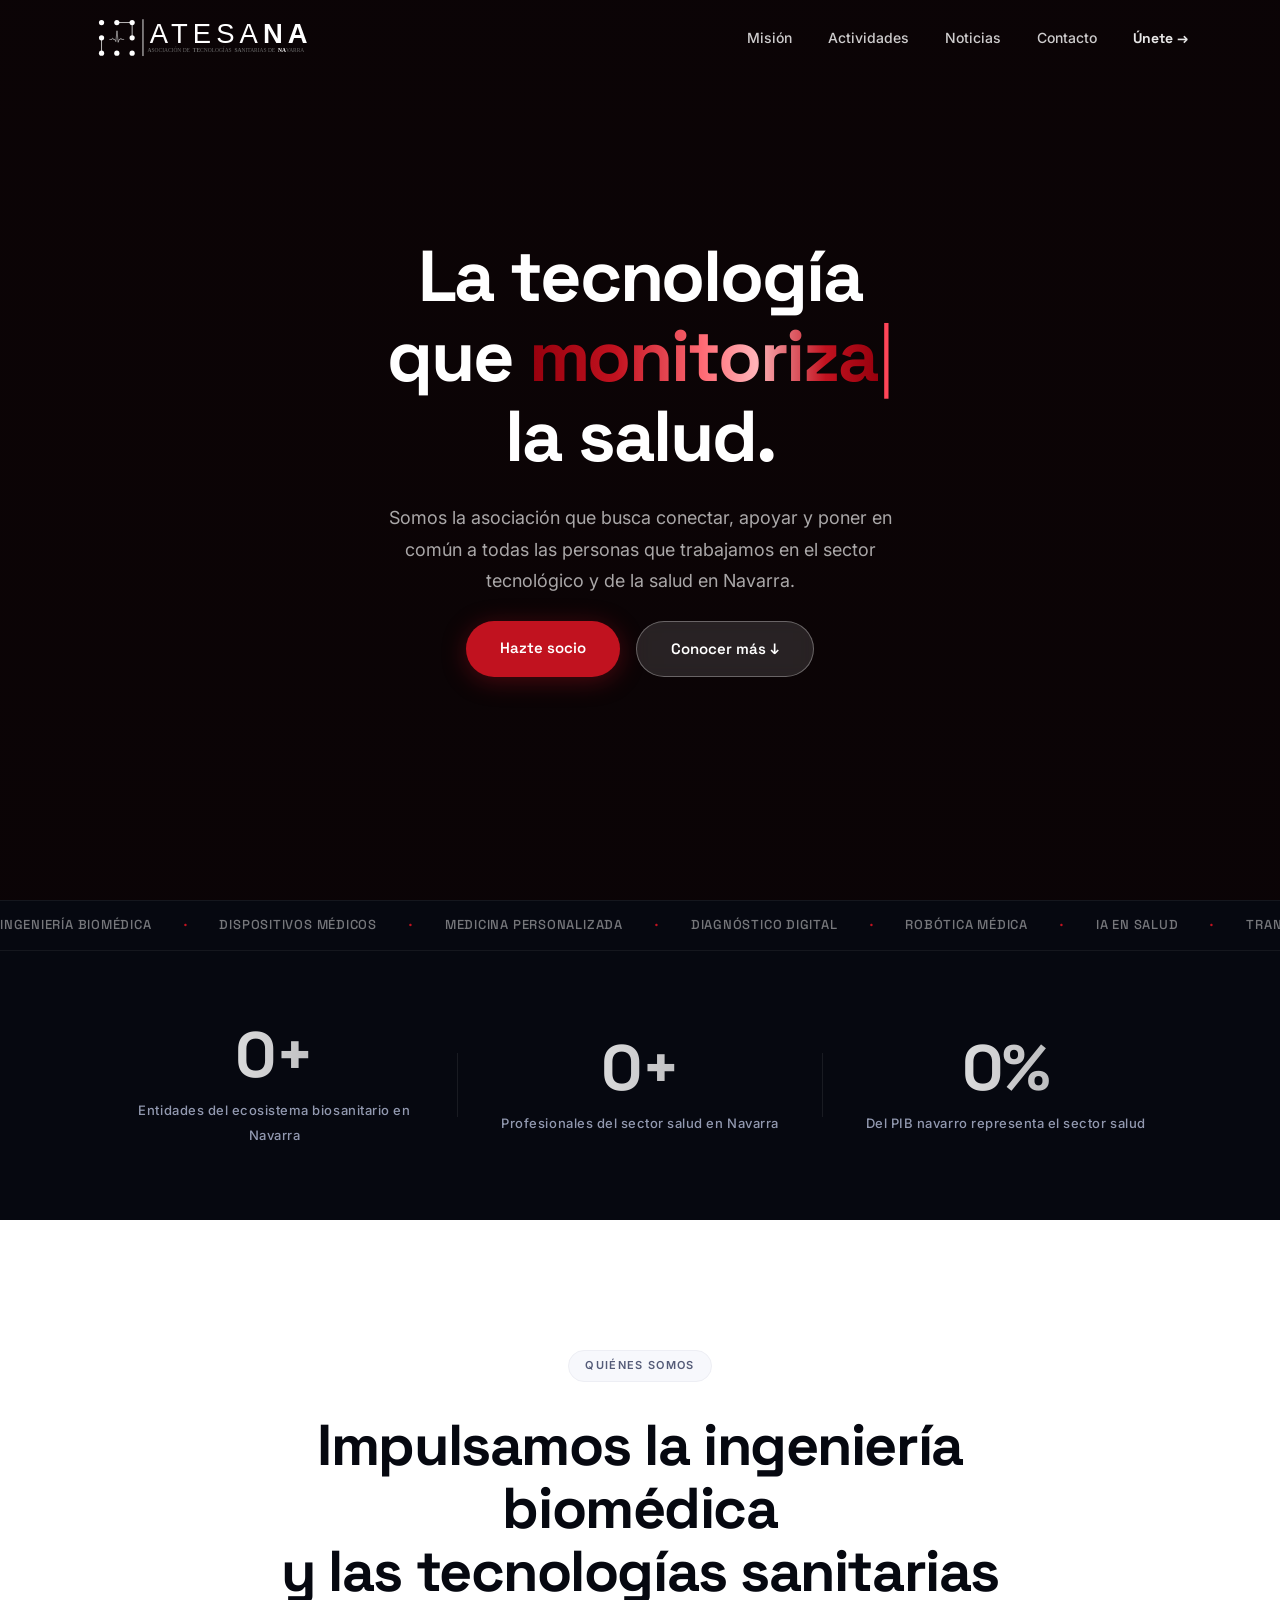
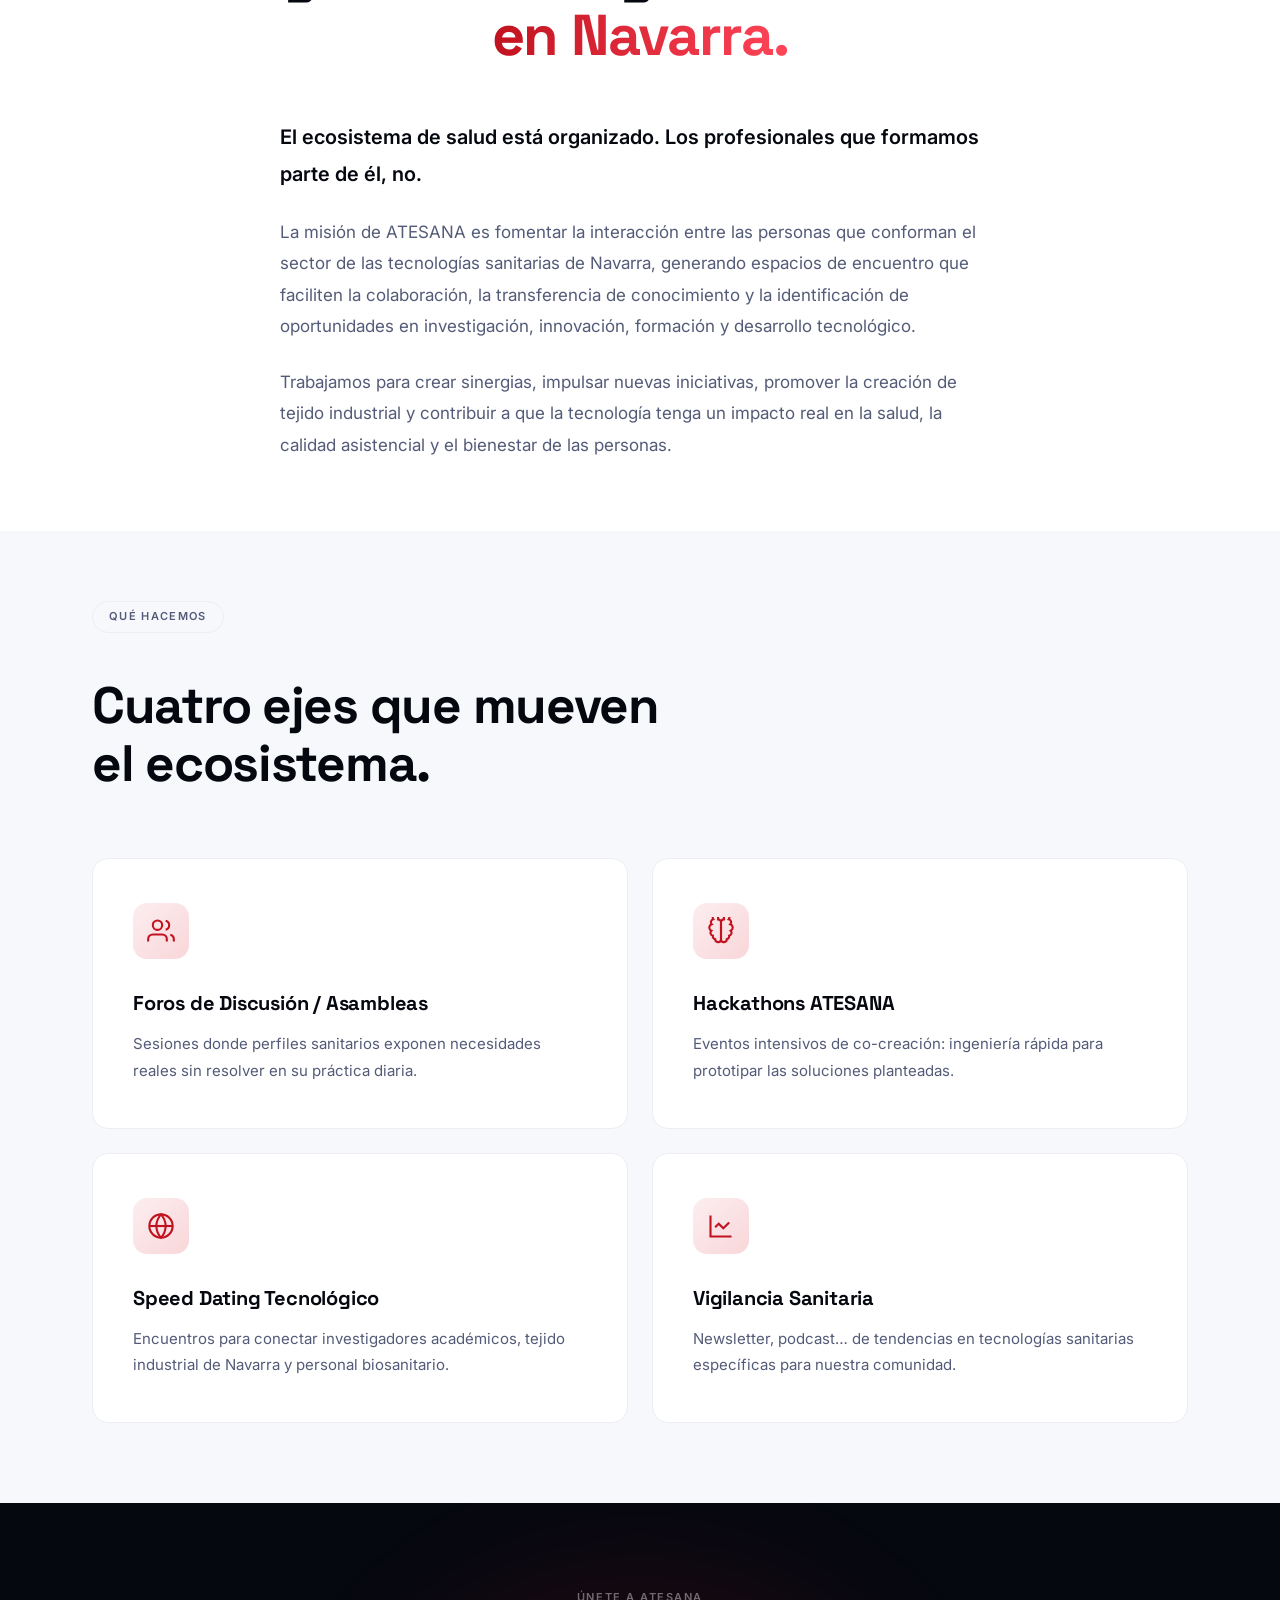
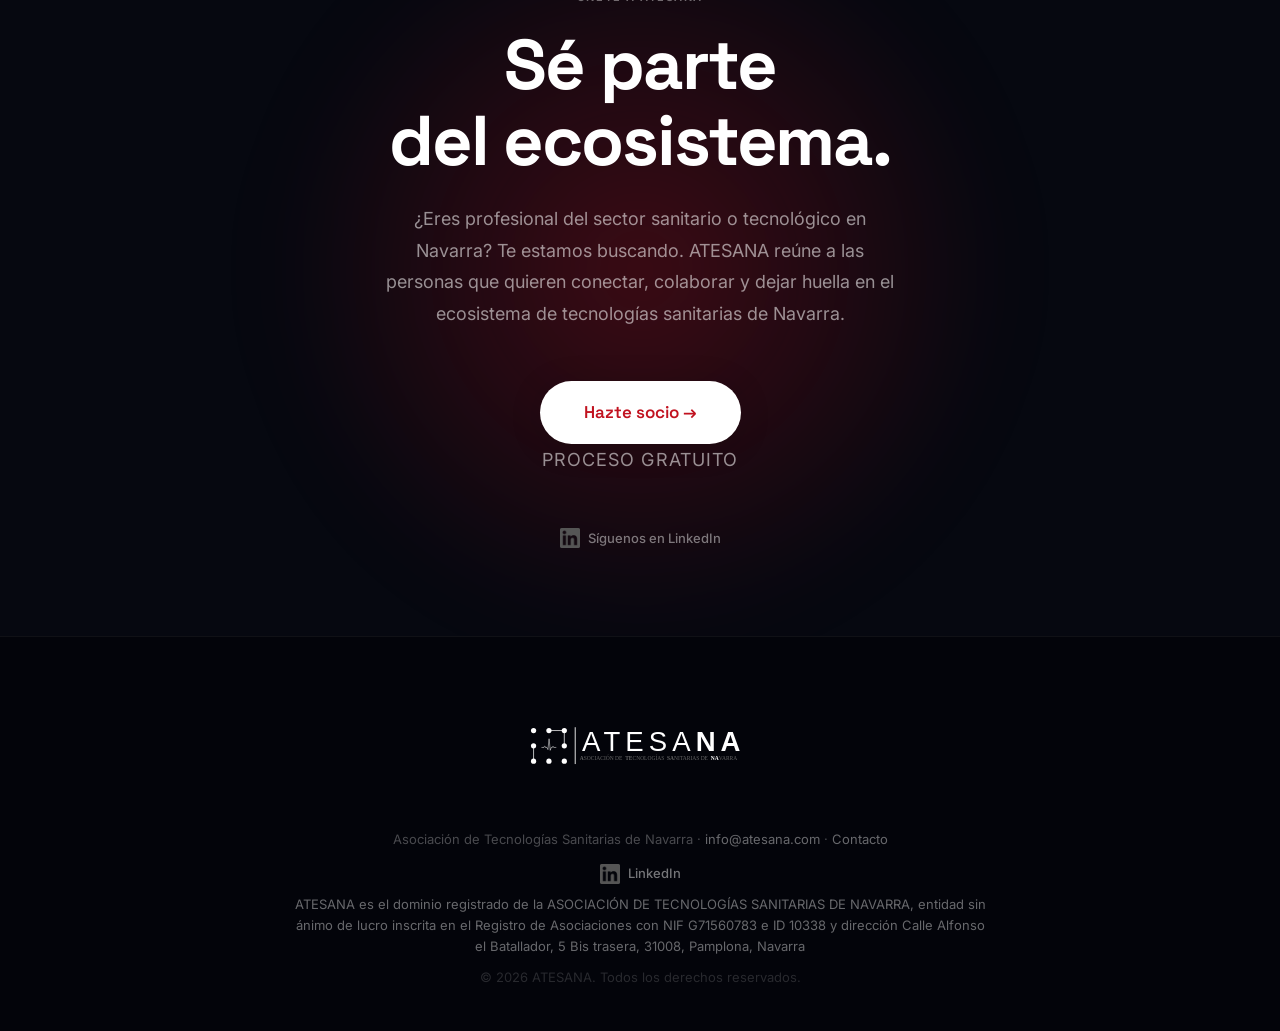
<file: index.html>
<!DOCTYPE html>
<html lang="es">
<head>
  <meta charset="UTF-8" />
  <meta name="viewport" content="width=device-width, initial-scale=1.0" />
  <meta name="description" content="ATESANA — Asociación de Tecnologías Sanitarias de Navarra. Impulsamos el ecosistema de innovación en ingeniería biomédica y tecnologías sanitarias." />
  <title>ATESANA — Tecnologías Sanitarias de Navarra</title>
  <link rel="icon" type="image/svg+xml" href="icono.svg" />
<link rel="stylesheet" href="style.css" />
  <link rel="preconnect" href="https://fonts.googleapis.com" />
  <link rel="preconnect" href="https://fonts.gstatic.com" crossorigin />
  <link href="https://fonts.googleapis.com/css2?family=Space+Grotesk:wght@400;500;600;700&family=Inter:wght@400;500&display=swap" rel="stylesheet" />
</head>
<body>

  <!-- NAVBAR -->
  <header class="navbar" id="navbar">
    <div class="container navbar-inner">
      <a href="#" class="logo-wrap">
        <img src="logo_blanco.svg" alt="ATESANA" class="logo-img logo-white" />
        <img src="logo_neutro.svg" alt="ATESANA" class="logo-img logo-dark" />
      </a>
      <nav class="nav-links" id="navLinks">
        <a href="#mision">Misión</a>
        <a href="#actividades">Actividades</a>
        <a href="noticias.html">Noticias</a>
        <a href="contacto.html">Contacto</a>
        <a href="#afiliacion" class="btn-nav">Únete →</a>
      </nav>
      <button class="hamburger" id="hamburger" aria-label="Abrir menú">
        <span></span><span></span><span></span>
      </button>
    </div>
  </header>

  <!-- HERO -->
  <section class="hero">
    <!-- Vídeo de fondo -->
    <div class="hero-video-wrap">
      <video autoplay muted loop playsinline class="hero-video">
        <source src="ecg.mp4" type="video/mp4" />
      </video>
    </div>
    <!-- Overlay siempre visible, independiente del vídeo -->
    <div class="hero-overlay"></div>

    <div class="container hero-content">
      <h1 class="hero-title">
        <span class="line">La tecnología</span>
        <span class="line line-typewriter">que <em id="typewriter"></em><span class="cursor">|</span></span>
        <span class="line">la salud.</span>
      </h1>
      <p class="hero-sub">
        Somos la asociación que busca conectar, apoyar y poner en común a todas las personas
        que trabajamos en el sector tecnológico y de la salud en Navarra.
      </p>
      <div class="hero-ctas">
        <a href="https://docs.google.com/forms/d/e/1FAIpQLScnvJoT0B8Ntty9Krdf-9sTuZpqs_pztrexTk3yPYQYwxXymA/viewform" target="_blank" rel="noopener noreferrer" class="btn btn-primary">Hazte socio</a>
        <a href="#mision" class="btn btn-outline-white">Conocer más ↓</a>
      </div>
    </div>

  </section>

  <!-- TICKER -->
  <div class="ticker">
    <div class="ticker-track">
      <span>Ingeniería Biomédica</span><span class="ticker-dot">·</span>
      <span>Dispositivos Médicos</span><span class="ticker-dot">·</span>
      <span>Medicina Personalizada</span><span class="ticker-dot">·</span>
      <span>Diagnóstico Digital</span><span class="ticker-dot">·</span>
      <span>Robótica Médica</span><span class="ticker-dot">·</span>
      <span>IA en Salud</span><span class="ticker-dot">·</span>
      <span>Transferencia Tecnológica</span><span class="ticker-dot">·</span>
      <span>I+D+i Sanitario</span><span class="ticker-dot">·</span>
      <span>Telemedicina</span><span class="ticker-dot">·</span>
      <span>Biomecánica</span><span class="ticker-dot">·</span>
      <span>Bioinformática</span><span class="ticker-dot">·</span>
      <span>eHealth</span><span class="ticker-dot">·</span>
      <span>mHealth</span><span class="ticker-dot">·</span>
      <span>Wearables</span><span class="ticker-dot">·</span>
      <span>MedTech</span><span class="ticker-dot">·</span>
      <span>Biosensores</span><span class="ticker-dot">·</span>
      <span>Neuromodulación</span><span class="ticker-dot">·</span>
      <span>Gemelos Digitales</span><span class="ticker-dot">·</span>
      <span>Organ-on-a-chip</span><span class="ticker-dot">·</span>
      <span>Telemonitorización</span><span class="ticker-dot">·</span>
      <!-- duplicado para loop continuo -->
      <span>Ingeniería Biomédica</span><span class="ticker-dot">·</span>
      <span>Dispositivos Médicos</span><span class="ticker-dot">·</span>
      <span>Medicina Personalizada</span><span class="ticker-dot">·</span>
      <span>Diagnóstico Digital</span><span class="ticker-dot">·</span>
      <span>Robótica Médica</span><span class="ticker-dot">·</span>
      <span>IA en Salud</span><span class="ticker-dot">·</span>
      <span>Transferencia Tecnológica</span><span class="ticker-dot">·</span>
      <span>I+D+i Sanitario</span><span class="ticker-dot">·</span>
      <span>Telemedicina</span><span class="ticker-dot">·</span>
      <span>Biomecánica</span><span class="ticker-dot">·</span>
      <span>Bioinformática</span><span class="ticker-dot">·</span>
      <span>eHealth</span><span class="ticker-dot">·</span>
      <span>mHealth</span><span class="ticker-dot">·</span>
      <span>Wearables</span><span class="ticker-dot">·</span>
      <span>MedTech</span><span class="ticker-dot">·</span>
      <span>Biosensores</span><span class="ticker-dot">·</span>
      <span>Neuromodulación</span><span class="ticker-dot">·</span>
      <span>Gemelos Digitales</span><span class="ticker-dot">·</span>
      <span>Organ-on-a-chip</span><span class="ticker-dot">·</span>
      <span>Telemonitorización</span><span class="ticker-dot">·</span>
    </div>
  </div>

  <!-- STATS -->
  <section class="stats">
    <div class="container stats-inner">
      <div class="stat reveal">
        <span class="stat-num" data-target="80" data-suffix="+">0</span>
        <span class="stat-label">Entidades del ecosistema biosanitario en Navarra</span>
      </div>
      <div class="stat-divider"></div>
      <div class="stat reveal reveal-delay-1">
        <span class="stat-num" data-target="31000" data-suffix="+">0</span>
        <span class="stat-label">Profesionales del sector salud en Navarra</span>
      </div>
      <div class="stat-divider"></div>
      <div class="stat reveal reveal-delay-2">
        <span class="stat-num" data-target="11" data-suffix="%">0</span>
        <span class="stat-label">Del PIB navarro representa el sector salud</span>
      </div>
    </div>
  </section>

  <!-- MISIÓN -->
  <section class="mision" id="mision">
    <div class="container mision-inner">
      <div class="mision-tag reveal">Quiénes somos</div>
      <h2 class="mision-title reveal">
        Impulsamos la ingeniería biomédica<br />
        y las tecnologías sanitarias<br />
        <span class="gradient-text">en Navarra.</span>
      </h2>
      <div class="mision-cols">
        <p class="reveal">
          El ecosistema de salud está organizado. Los profesionales que formamos parte de él, no.
        </p>
        <p class="reveal reveal-delay-1">
          La misión de ATESANA es fomentar la interacción entre las personas que conforman el sector de las tecnologías
          sanitarias de Navarra, generando espacios de encuentro que faciliten la colaboración,
          la transferencia de conocimiento y la identificación de oportunidades en investigación,
          innovación, formación y desarrollo tecnológico.
        </p>
        <p class="reveal reveal-delay-2">
          Trabajamos para crear sinergias, impulsar nuevas iniciativas, promover la creación de
          tejido industrial y contribuir a que la tecnología tenga un impacto real en la salud,
          la calidad asistencial y el bienestar de las personas.
        </p>
      </div>
    </div>
  </section>

  <!-- ACTIVIDADES -->
  <section class="beneficios" id="actividades">
    <div class="container">
      <div class="section-head reveal">
        <span class="mision-tag">Qué hacemos</span>
        <h2>Cuatro ejes que mueven<br />el ecosistema.</h2>
      </div>
      <div class="cards">
        <div class="card reveal">
          <div class="card-icon">
            <svg width="28" height="28" viewBox="0 0 24 24" fill="none" stroke="currentColor" stroke-width="1.8"><path d="M17 21v-2a4 4 0 0 0-4-4H5a4 4 0 0 0-4 4v2"/><circle cx="9" cy="7" r="4"/><path d="M23 21v-2a4 4 0 0 0-3-3.87"/><path d="M16 3.13a4 4 0 0 1 0 7.75"/></svg>
          </div>
          <h3>Foros de Discusión / Asambleas</h3>
          <p>Sesiones donde perfiles sanitarios exponen necesidades reales sin resolver en su práctica diaria.</p>
        </div>
        <div class="card reveal reveal-delay-1">
          <div class="card-icon">
            <svg width="28" height="28" viewBox="0 0 24 24" fill="none" stroke="currentColor" stroke-width="1.8"><path d="M9.5 2A2.5 2.5 0 0 1 12 4.5v15a2.5 2.5 0 0 1-4.96-.46 2.5 2.5 0 0 1-1.98-3 2.5 2.5 0 0 1-1.32-4.24 3 3 0 0 1 .34-5.58 2.5 2.5 0 0 1 1.32-4.24 2.5 2.5 0 0 1 4.1-2.98Z"/><path d="M14.5 2A2.5 2.5 0 0 0 12 4.5v15a2.5 2.5 0 0 0 4.96-.46 2.5 2.5 0 0 0 1.98-3 2.5 2.5 0 0 0 1.32-4.24 3 3 0 0 0-.34-5.58 2.5 2.5 0 0 0-1.32-4.24 2.5 2.5 0 0 0-4.1-2.98Z"/></svg>
          </div>
          <h3>Hackathons ATESANA</h3>
          <p>Eventos intensivos de co-creación: ingeniería rápida para prototipar las soluciones planteadas.</p>
        </div>
        <div class="card reveal reveal-delay-2">
          <div class="card-icon">
            <svg width="28" height="28" viewBox="0 0 24 24" fill="none" stroke="currentColor" stroke-width="1.8"><circle cx="12" cy="12" r="10"/><line x1="2" y1="12" x2="22" y2="12"/><path d="M12 2a15.3 15.3 0 0 1 4 10 15.3 15.3 0 0 1-4 10 15.3 15.3 0 0 1-4-10 15.3 15.3 0 0 1 4-10z"/></svg>
          </div>
          <h3>Speed Dating Tecnológico</h3>
          <p>Encuentros para conectar investigadores académicos, tejido industrial de Navarra y personal biosanitario.</p>
        </div>
        <div class="card reveal reveal-delay-3">
          <div class="card-icon">
            <svg width="28" height="28" viewBox="0 0 24 24" fill="none" stroke="currentColor" stroke-width="1.8"><path d="M3 3v18h18"/><path d="m19 9-5 5-4-4-3 3"/></svg>
          </div>
          <h3>Vigilancia Sanitaria</h3>
          <p>Newsletter, podcast… de tendencias en tecnologías sanitarias específicas para nuestra comunidad.</p>
        </div>
      </div>
    </div>
  </section>

  <!-- CTA -->
  <section class="cta-section" id="afiliacion">
    <div class="cta-deco"><div class="cta-blob"></div></div>
    <div class="container cta-inner reveal">
      <span class="eyebrow eyebrow-white">Únete a ATESANA</span>
      <h2>Sé parte<br />del ecosistema.</h2>
      <p>
        ¿Eres profesional del sector sanitario o tecnológico en Navarra? Te estamos buscando.
        ATESANA reúne a las personas que quieren conectar, colaborar y dejar huella
        en el ecosistema de tecnologías sanitarias de Navarra.
      </p>
      <a href="https://docs.google.com/forms/d/e/1FAIpQLScnvJoT0B8Ntty9Krdf-9sTuZpqs_pztrexTk3yPYQYwxXymA/viewform" target="_blank" rel="noopener noreferrer" class="btn btn-white">
        Hazte socio →
      </a>
      <p class="cta-note">Proceso gratuito</p>
      <a href="https://www.linkedin.com/company/atesana/" target="_blank" rel="noopener noreferrer" class="linkedin-link">
        <img src="gray.png" alt="LinkedIn" class="linkedin-logo-img" width="20" height="20" style="width:20px;height:20px;object-fit:contain;flex-shrink:0;" />
        Síguenos en LinkedIn
      </a>
    </div>
  </section>

  <!-- FOOTER -->
  <footer class="footer">
    <div class="container footer-inner">
      <img src="logo_blanco.svg" alt="ATESANA" class="footer-logo-img" />
      <p>Asociación de Tecnologías Sanitarias de Navarra · <a href="mailto:info@atesana.com">info@atesana.com</a> · <a href="contacto.html">Contacto</a></p>
      <a href="https://www.linkedin.com/company/atesana/" target="_blank" rel="noopener noreferrer" class="linkedin-link linkedin-link-footer">
        <img src="gray.png" alt="LinkedIn" class="linkedin-logo-img" width="20" height="20" style="width:20px;height:20px;object-fit:contain;flex-shrink:0;" />
        LinkedIn
      </a>
      <p class="footer-legal">ATESANA es el dominio registrado de la ASOCIACIÓN DE TECNOLOGÍAS SANITARIAS DE NAVARRA, entidad sin ánimo de lucro inscrita en el Registro de Asociaciones con NIF G71560783 e ID 10338 y dirección Calle Alfonso el Batallador, 5 Bis trasera, 31008, Pamplona, Navarra</p>
      <p class="footer-copy">© 2026 ATESANA. Todos los derechos reservados.</p>
    </div>
  </footer>

  <script>
    // Navbar scroll
    const navbar = document.getElementById('navbar');
    window.addEventListener('scroll', () => {
      navbar.classList.toggle('scrolled', window.scrollY > 60);
    });

    // Hamburger
    const hamburger = document.getElementById('hamburger');
    const navLinks = document.getElementById('navLinks');
    hamburger.addEventListener('click', () => {
      navLinks.classList.toggle('open');
      hamburger.classList.toggle('active');
    });
    navLinks.querySelectorAll('a').forEach(link => {
      link.addEventListener('click', () => {
        navLinks.classList.remove('open');
        hamburger.classList.remove('active');
      });
    });

    // Scroll reveal
    const revealObserver = new IntersectionObserver((entries) => {
      entries.forEach(e => { if (e.isIntersecting) e.target.classList.add('visible'); });
    }, { threshold: 0.1 });
    document.querySelectorAll('.reveal').forEach(el => revealObserver.observe(el));

    // Typewriter
    const words = ['monitoriza', 'diagnostica', 'personaliza', 'reinventa'];
    let wi = 0, ci = 0, deleting = false;
    const tw = document.getElementById('typewriter');
    function type() {
      const word = words[wi];
      if (!deleting) {
        tw.textContent = word.slice(0, ++ci);
        if (ci === word.length) { deleting = true; setTimeout(type, 1800); return; }
      } else {
        tw.textContent = word.slice(0, --ci);
        if (ci === 0) { deleting = false; wi = (wi + 1) % words.length; }
      }
      setTimeout(type, deleting ? 60 : 100);
    }
    type();

    // Counter animation — se repite cada vez que entra en pantalla
    const counterTimers = new Map();
    const counterObserver = new IntersectionObserver((entries) => {
      entries.forEach(e => {
        const el = e.target;
        if (el.dataset.static) return;
        if (counterTimers.has(el)) { clearInterval(counterTimers.get(el)); counterTimers.delete(el); }
        if (!e.isIntersecting) {
          el.textContent = '0' + (el.dataset.suffix || '');
          return;
        }
        const target = +el.dataset.target;
        const suffix = el.dataset.suffix || '';
        let current = 0;
        const step = target / 60;
        const timer = setInterval(() => {
          current = Math.min(current + step, target);
          el.textContent = Math.round(current).toLocaleString('es-ES') + suffix;
          if (current >= target) { clearInterval(timer); counterTimers.delete(el); }
        }, 1600 / 60);
        counterTimers.set(el, timer);
      });
    }, { threshold: 0.5 });
    document.querySelectorAll('.stat-num').forEach(el => counterObserver.observe(el));

    // ECG line draw
    const ecgLine = document.querySelector('.ecg-line');
    if (ecgLine) {
      const len = 2000;
      ecgLine.style.strokeDasharray = len;
      ecgLine.style.strokeDashoffset = len;
      setTimeout(() => {
        ecgLine.style.transition = 'stroke-dashoffset 2.5s ease';
        ecgLine.style.strokeDashoffset = 0;
      }, 600);
    }
  </script>

</body>
</html>
</file>
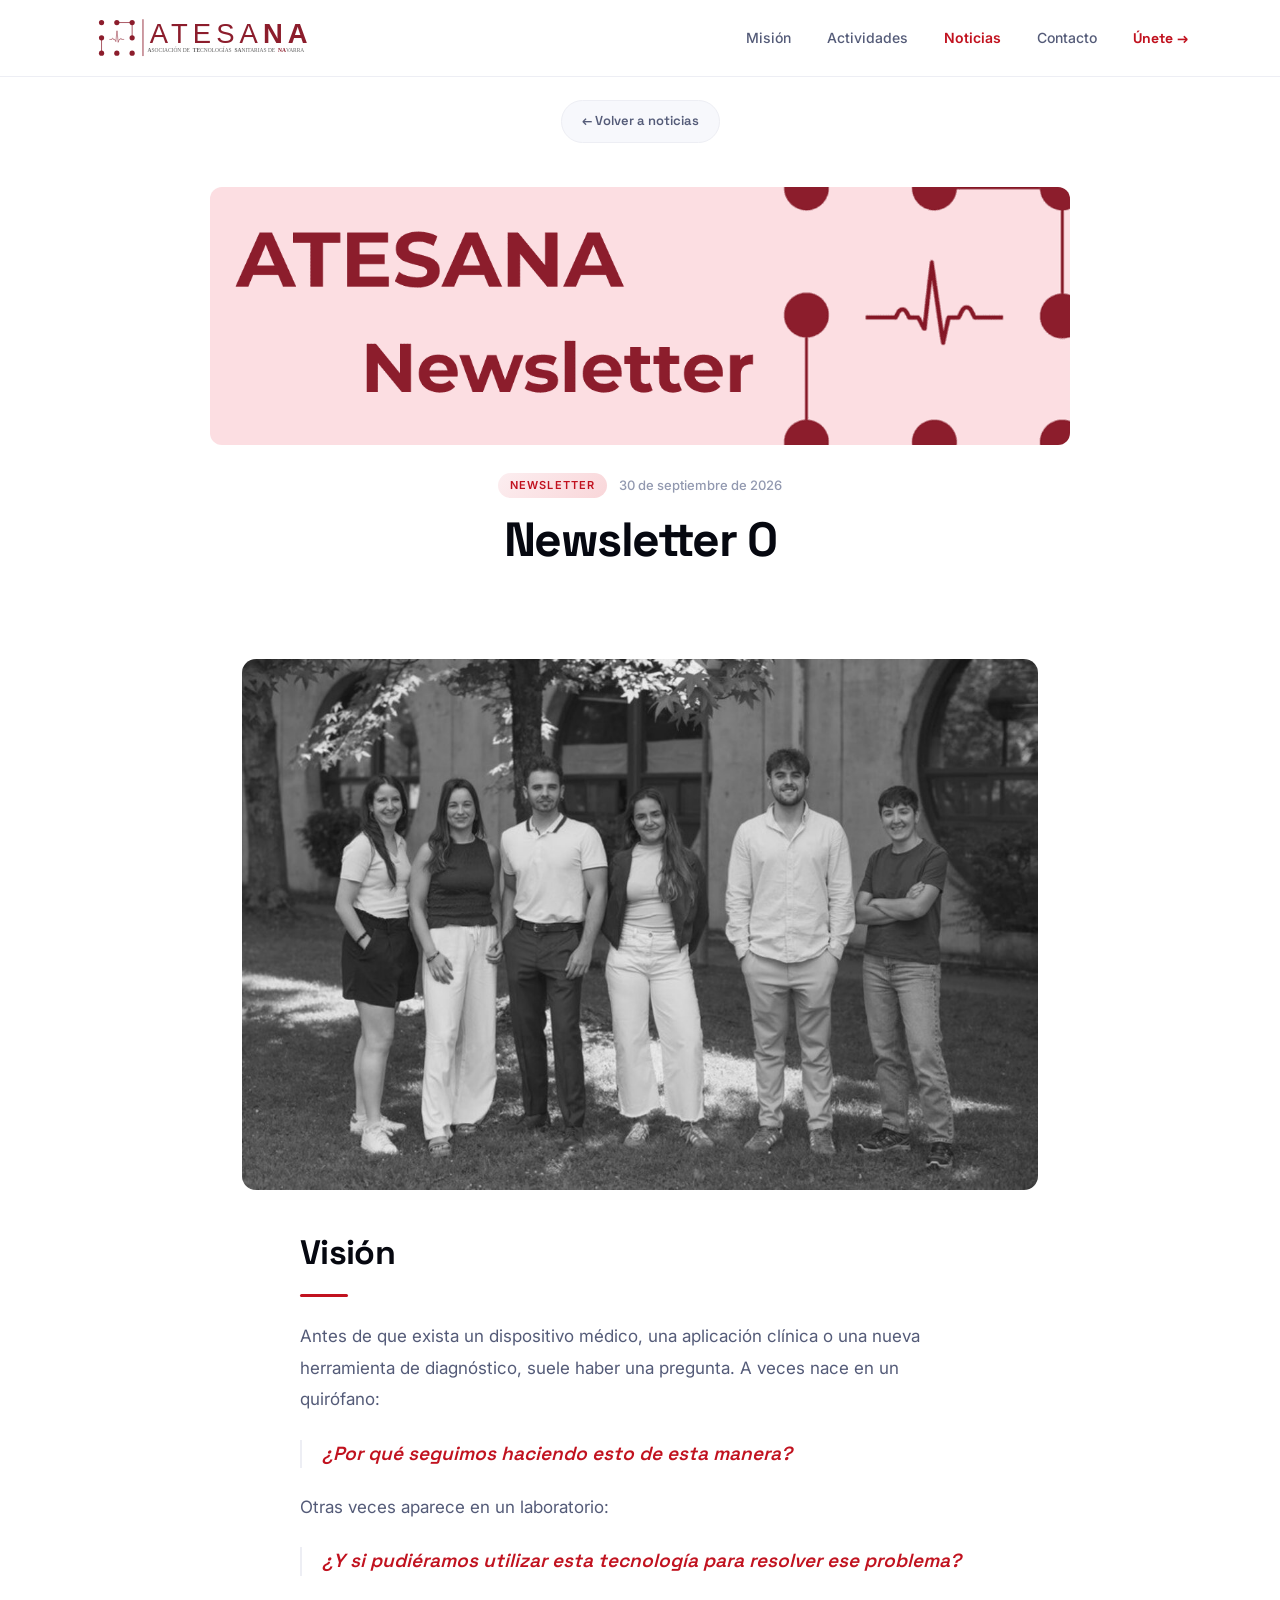
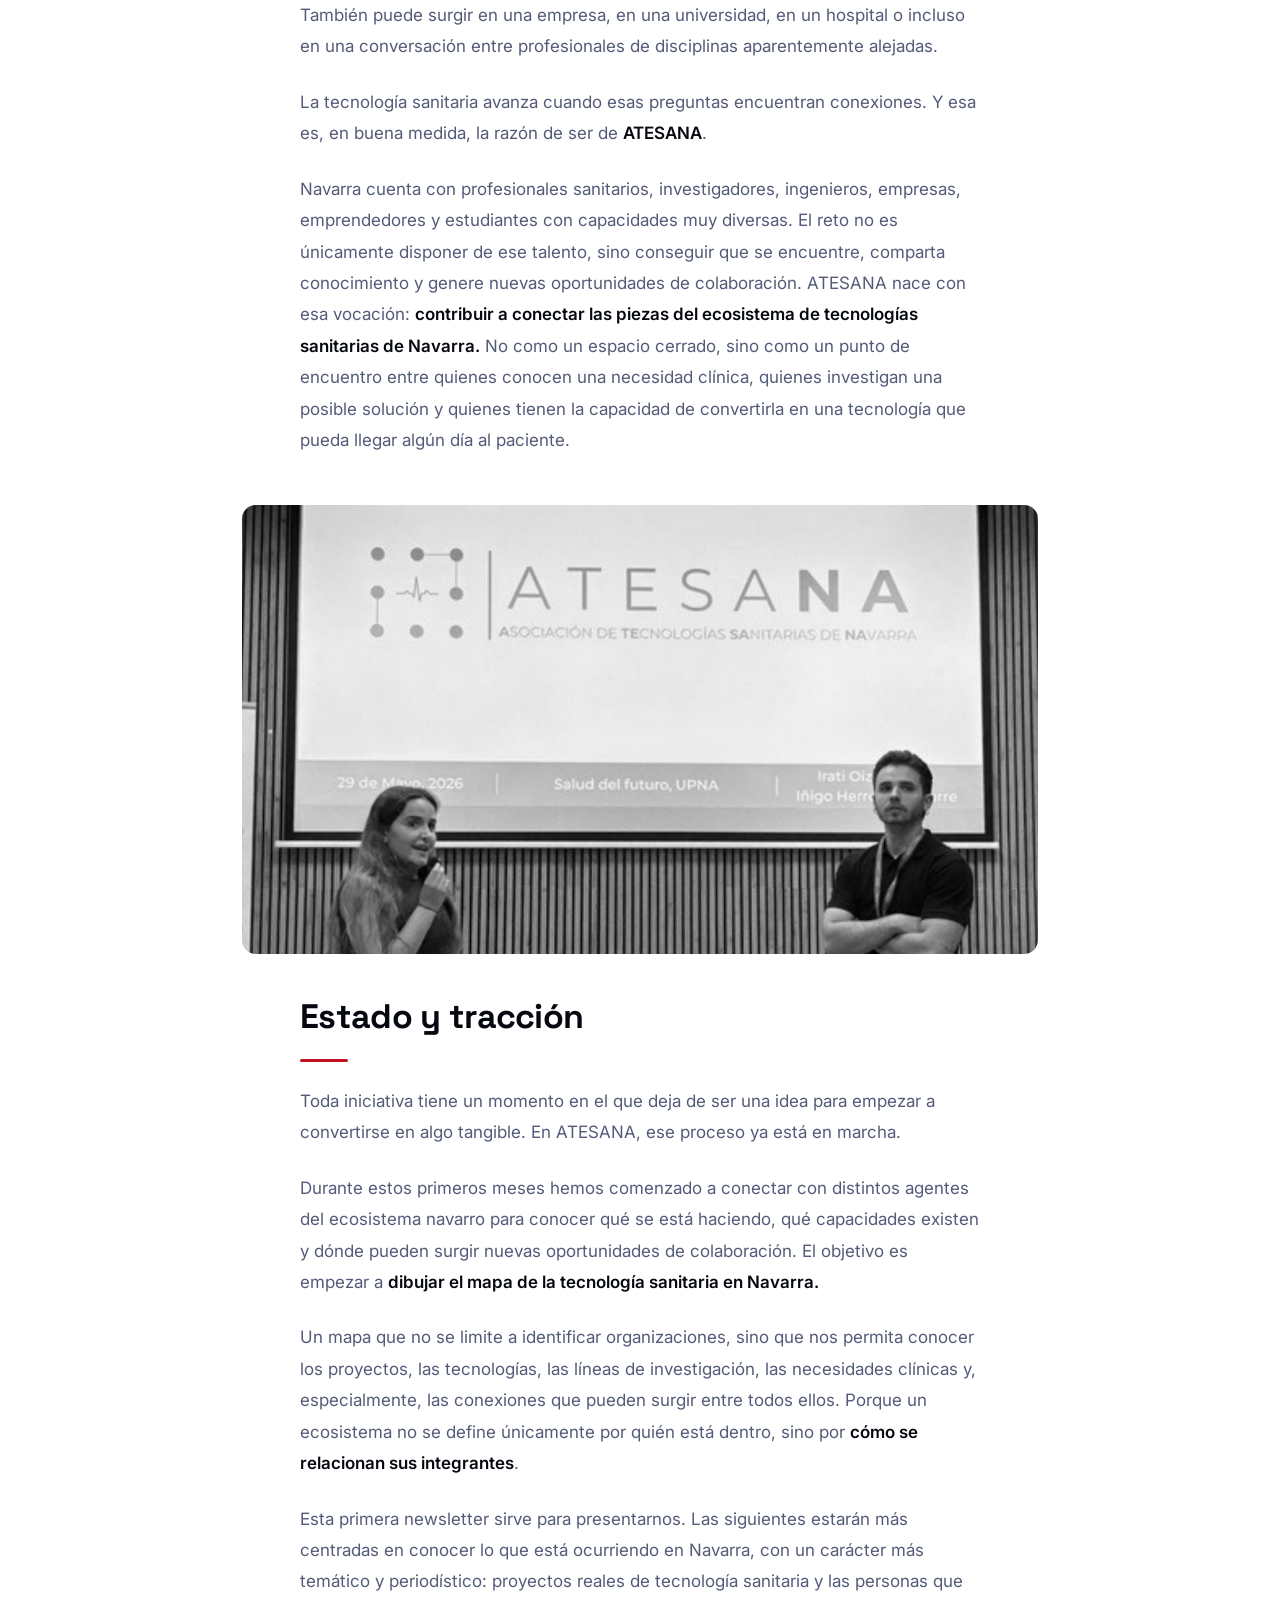
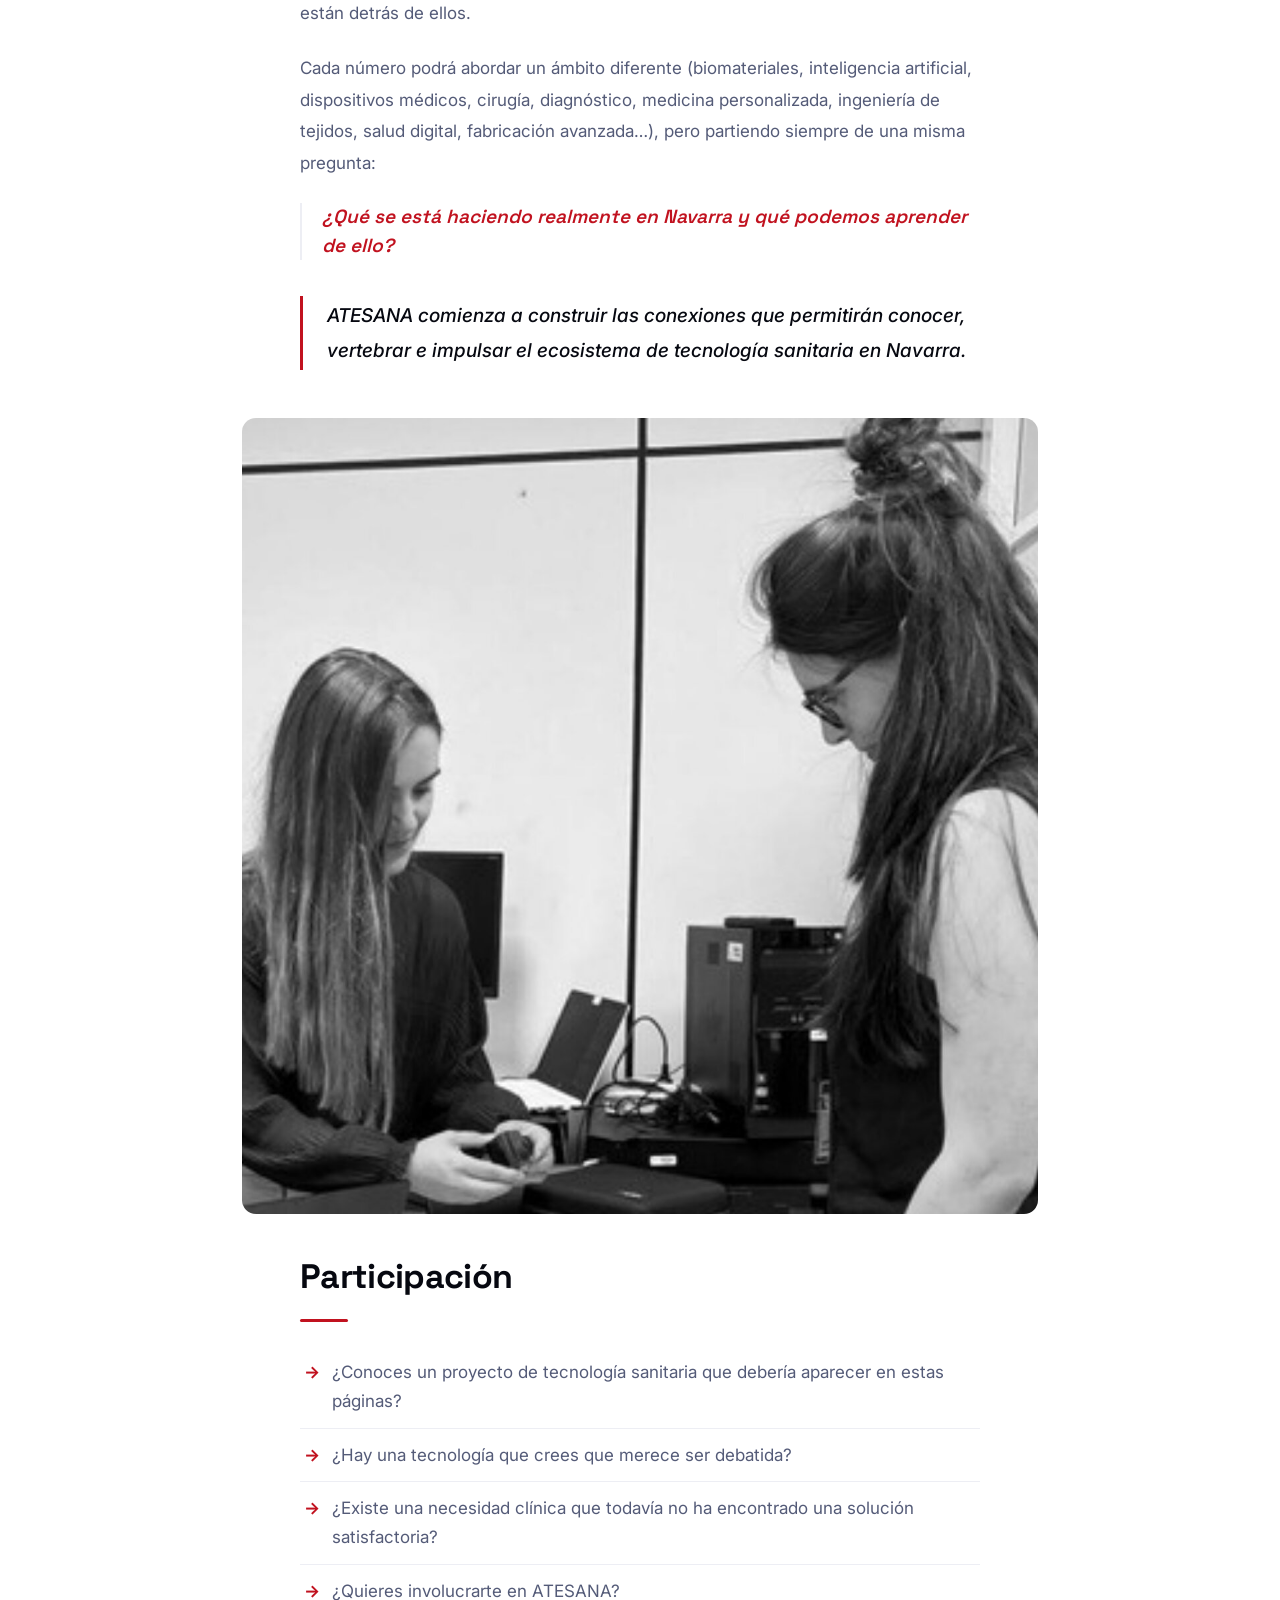
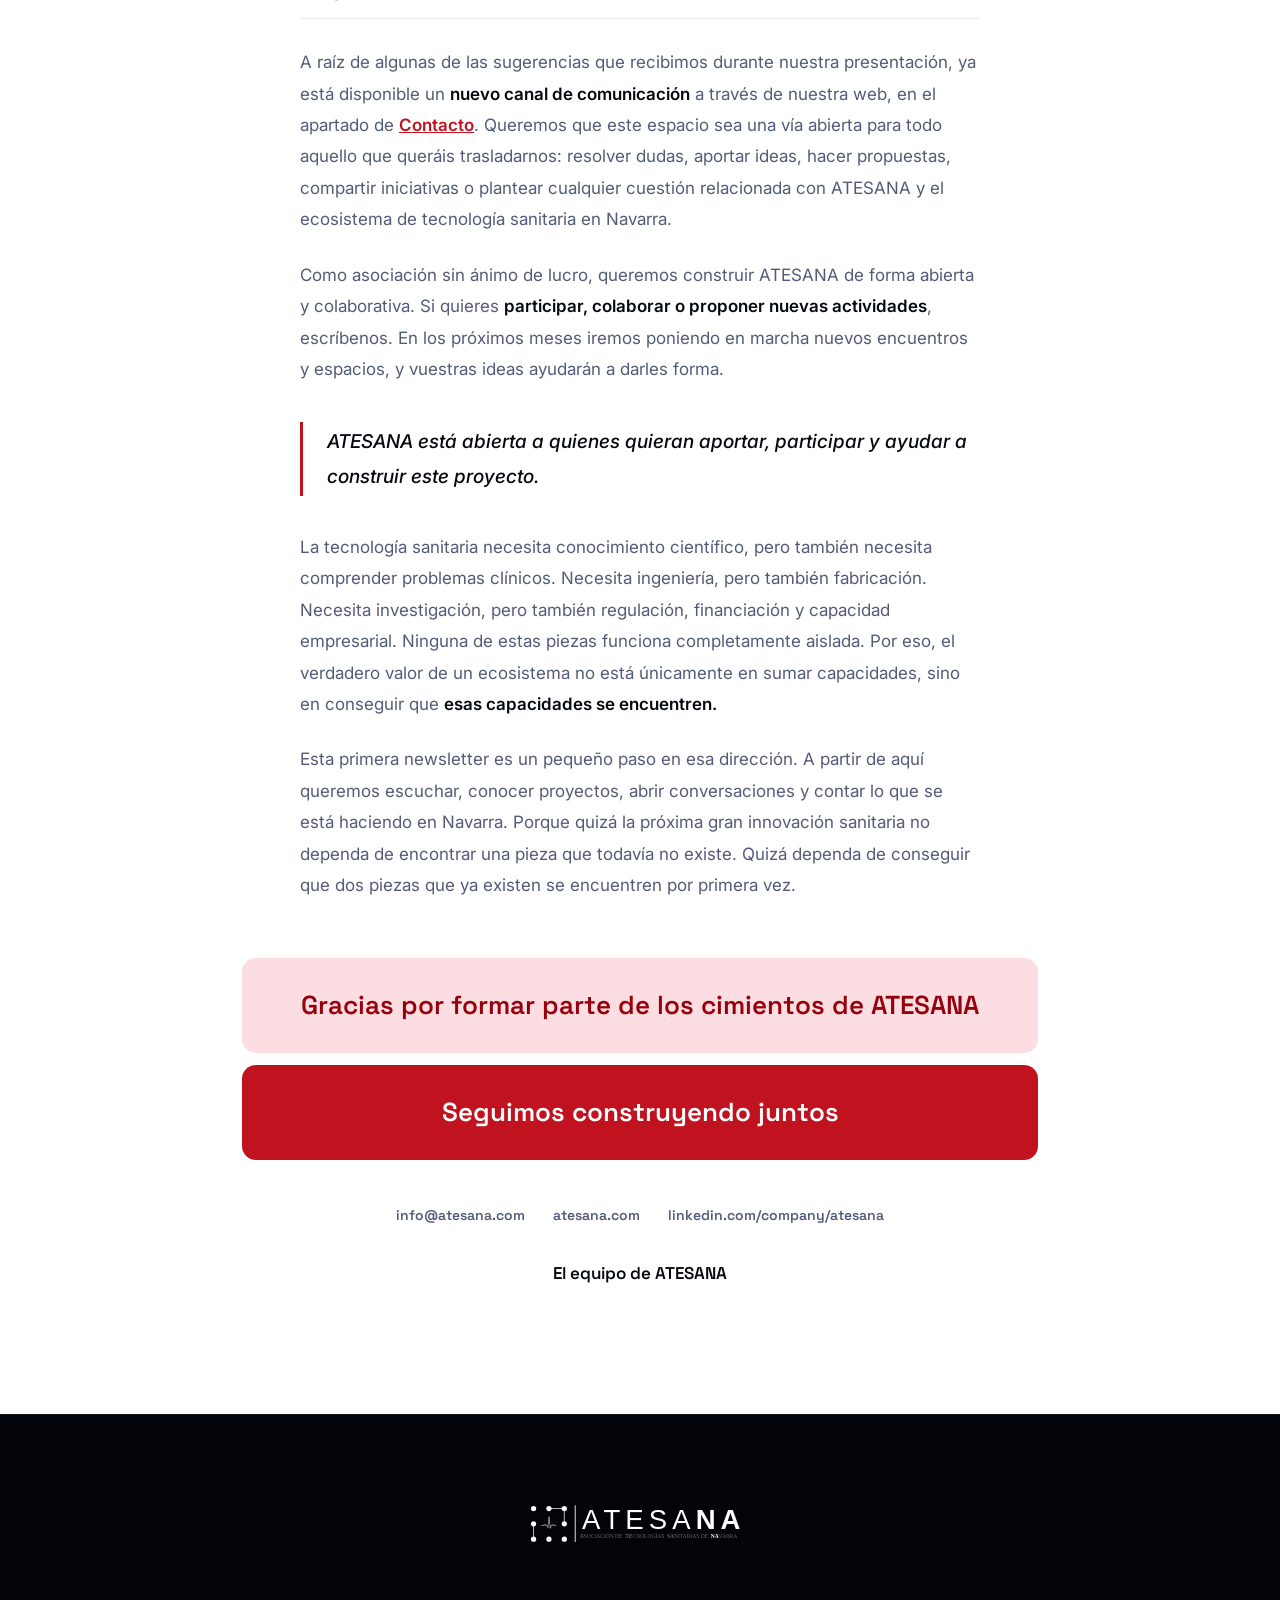
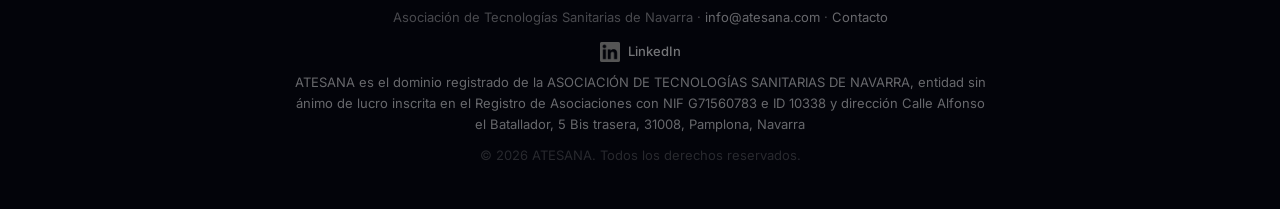
<file: noticias/newsletter-0/index.html>
<!DOCTYPE html>
<html lang="es">
<head>
  <meta charset="UTF-8" />
  <meta name="viewport" content="width=device-width, initial-scale=1.0" />
  <meta name="description" content="Newsletter 0 de ATESANA: la visión de la asociación, el estado del proyecto y cómo participar en el ecosistema de tecnologías sanitarias de Navarra." />
  <title>Newsletter 0 — ATESANA</title>
  <link rel="icon" type="image/svg+xml" href="../../icono.svg" />
  <link rel="stylesheet" href="../../style.css" />
  <link rel="preconnect" href="https://fonts.googleapis.com" />
  <link rel="preconnect" href="https://fonts.gstatic.com" crossorigin />
  <link href="https://fonts.googleapis.com/css2?family=Space+Grotesk:wght@400;500;600;700&family=Inter:wght@400;500&display=swap" rel="stylesheet" />
</head>
<body>

  <!-- NAVBAR -->
  <header class="navbar scrolled" id="navbar">
    <div class="container navbar-inner">
      <a href="../../index.html" class="logo-wrap">
        <img src="../../logo_blanco.svg" alt="ATESANA" class="logo-img logo-white" />
        <img src="../../logo_neutro.svg" alt="ATESANA" class="logo-img logo-dark" />
      </a>
      <nav class="nav-links" id="navLinks">
        <a href="../../index.html#mision">Misión</a>
        <a href="../../index.html#actividades">Actividades</a>
        <a href="../../noticias.html" class="nav-active">Noticias</a>
        <a href="../../contacto.html">Contacto</a>
        <a href="../../index.html#afiliacion" class="btn-nav">Únete →</a>
      </nav>
      <button class="hamburger" id="hamburger" aria-label="Abrir menú">
        <span></span><span></span><span></span>
      </button>
    </div>
  </header>

  <!-- CABECERA -->
  <header class="nl-masthead">
    <div class="container">
      <a href="../../noticias.html" class="article-back reveal">← Volver a noticias</a>
      <img src="cabecera.png" alt="ATESANA Newsletter" class="nl-masthead-img reveal" />
      <div class="article-meta reveal">
        <span class="news-badge">Newsletter</span>
        <span class="article-date">30 de septiembre de 2026</span>
      </div>
      <h1 class="nl-title reveal">Newsletter 0</h1>
    </div>
  </header>

  <main class="nl-body">

    <!-- VISIÓN -->
    <figure class="nl-figure reveal">
      <img src="equipo.jpg" alt="El equipo de ATESANA" loading="lazy" />
    </figure>

    <h2 class="nl-h2 reveal">Visión</h2>
    <p class="reveal">
      Antes de que exista un dispositivo médico, una aplicación clínica o una nueva herramienta
      de diagnóstico, suele haber una pregunta. A veces nace en un quirófano:
    </p>
    <p class="nl-question reveal">¿Por qué seguimos haciendo esto de esta manera?</p>
    <p class="reveal">Otras veces aparece en un laboratorio:</p>
    <p class="nl-question reveal">¿Y si pudiéramos utilizar esta tecnología para resolver ese problema?</p>
    <p class="reveal">
      También puede surgir en una empresa, en una universidad, en un hospital o incluso en una
      conversación entre profesionales de disciplinas aparentemente alejadas.
    </p>
    <p class="reveal">
      La tecnología sanitaria avanza cuando esas preguntas encuentran conexiones. Y esa es, en
      buena medida, la razón de ser de <strong>ATESANA</strong>.
    </p>
    <p class="reveal">
      Navarra cuenta con profesionales sanitarios, investigadores, ingenieros, empresas,
      emprendedores y estudiantes con capacidades muy diversas. El reto no es únicamente disponer
      de ese talento, sino conseguir que se encuentre, comparta conocimiento y genere nuevas
      oportunidades de colaboración. ATESANA nace con esa vocación:
      <strong>contribuir a conectar las piezas del ecosistema de tecnologías sanitarias de
      Navarra.</strong> No como un espacio cerrado, sino como un punto de encuentro entre quienes
      conocen una necesidad clínica, quienes investigan una posible solución y quienes tienen la
      capacidad de convertirla en una tecnología que pueda llegar algún día al paciente.
    </p>

    <!-- ESTADO Y TRACCIÓN -->
    <figure class="nl-figure reveal">
      <img src="presentacion.jpg" alt="Presentación de ATESANA en el congreso Salud y Futuro, en la UPNA" loading="lazy" />
    </figure>

    <h2 class="nl-h2 reveal">Estado y tracción</h2>
    <p class="reveal">
      Toda iniciativa tiene un momento en el que deja de ser una idea para empezar a convertirse
      en algo tangible. En ATESANA, ese proceso ya está en marcha.
    </p>
    <p class="reveal">
      Durante estos primeros meses hemos comenzado a conectar con distintos agentes del ecosistema
      navarro para conocer qué se está haciendo, qué capacidades existen y dónde pueden surgir
      nuevas oportunidades de colaboración. El objetivo es empezar a
      <strong>dibujar el mapa de la tecnología sanitaria en Navarra.</strong>
    </p>
    <p class="reveal">
      Un mapa que no se limite a identificar organizaciones, sino que nos permita conocer los
      proyectos, las tecnologías, las líneas de investigación, las necesidades clínicas y,
      especialmente, las conexiones que pueden surgir entre todos ellos. Porque un ecosistema no
      se define únicamente por quién está dentro, sino por
      <strong>cómo se relacionan sus integrantes</strong>.
    </p>
    <p class="reveal">
      Esta primera newsletter sirve para presentarnos. Las siguientes estarán más centradas en
      conocer lo que está ocurriendo en Navarra, con un carácter más temático y periodístico:
      proyectos reales de tecnología sanitaria y las personas que están detrás de ellos.
    </p>
    <p class="reveal">
      Cada número podrá abordar un ámbito diferente (biomateriales, inteligencia artificial,
      dispositivos médicos, cirugía, diagnóstico, medicina personalizada, ingeniería de tejidos,
      salud digital, fabricación avanzada…), pero partiendo siempre de una misma pregunta:
    </p>
    <p class="nl-question reveal">¿Qué se está haciendo realmente en Navarra y qué podemos aprender de ello?</p>
    <blockquote class="reveal">
      <p>
        ATESANA comienza a construir las conexiones que permitirán conocer, vertebrar e impulsar
        el ecosistema de tecnología sanitaria en Navarra.
      </p>
    </blockquote>

    <!-- PARTICIPACIÓN -->
    <figure class="nl-figure reveal">
      <img src="laboratorio.jpg" alt="Dos investigadoras trabajando en el laboratorio" loading="lazy" />
    </figure>

    <h2 class="nl-h2 reveal">Participación</h2>
    <ul class="nl-questions reveal">
      <li>¿Conoces un proyecto de tecnología sanitaria que debería aparecer en estas páginas?</li>
      <li>¿Hay una tecnología que crees que merece ser debatida?</li>
      <li>¿Existe una necesidad clínica que todavía no ha encontrado una solución satisfactoria?</li>
      <li>¿Quieres involucrarte en ATESANA?</li>
    </ul>
    <p class="reveal">
      A raíz de algunas de las sugerencias que recibimos durante nuestra presentación, ya está
      disponible un <strong>nuevo canal de comunicación</strong> a través de nuestra web, en el
      apartado de <a href="../../contacto.html">Contacto</a>. Queremos que este espacio sea una vía
      abierta para todo aquello que queráis trasladarnos: resolver dudas, aportar ideas, hacer
      propuestas, compartir iniciativas o plantear cualquier cuestión relacionada con ATESANA y el
      ecosistema de tecnología sanitaria en Navarra.
    </p>
    <p class="reveal">
      Como asociación sin ánimo de lucro, queremos construir ATESANA de forma abierta y
      colaborativa. Si quieres <strong>participar, colaborar o proponer nuevas actividades</strong>,
      escríbenos. En los próximos meses iremos poniendo en marcha nuevos encuentros y espacios, y
      vuestras ideas ayudarán a darles forma.
    </p>
    <blockquote class="reveal">
      <p>ATESANA está abierta a quienes quieran aportar, participar y ayudar a construir este proyecto.</p>
    </blockquote>

    <!-- CIERRE -->
    <p class="reveal">
      La tecnología sanitaria necesita conocimiento científico, pero también necesita comprender
      problemas clínicos. Necesita ingeniería, pero también fabricación. Necesita investigación,
      pero también regulación, financiación y capacidad empresarial. Ninguna de estas piezas
      funciona completamente aislada. Por eso, el verdadero valor de un ecosistema no está
      únicamente en sumar capacidades, sino en conseguir que
      <strong>esas capacidades se encuentren.</strong>
    </p>
    <p class="reveal">
      Esta primera newsletter es un pequeño paso en esa dirección. A partir de aquí queremos
      escuchar, conocer proyectos, abrir conversaciones y contar lo que se está haciendo en
      Navarra. Porque quizá la próxima gran innovación sanitaria no dependa de encontrar una pieza
      que todavía no existe. Quizá dependa de conseguir que dos piezas que ya existen se
      encuentren por primera vez.
    </p>

    <!-- FRANJAS -->
    <div class="nl-band nl-band-soft reveal">
      <p>Gracias por formar parte de los cimientos de ATESANA</p>
    </div>
    <div class="nl-band nl-band-strong reveal">
      <p>Seguimos construyendo juntos</p>
    </div>

    <div class="nl-contact reveal">
      <a href="mailto:info@atesana.com">info@atesana.com</a>
      <a href="../../index.html">atesana.com</a>
      <a href="https://www.linkedin.com/company/atesana/" target="_blank" rel="noopener noreferrer">linkedin.com/company/atesana</a>
    </div>

    <p class="article-signature reveal">El equipo de ATESANA</p>

  </main>

  <!-- FOOTER -->
  <footer class="footer">
    <div class="container footer-inner">
      <img src="../../logo_blanco.svg" alt="ATESANA" class="footer-logo-img" />
      <p>Asociación de Tecnologías Sanitarias de Navarra · <a href="mailto:info@atesana.com">info@atesana.com</a> · <a href="../../contacto.html">Contacto</a></p>
      <a href="https://www.linkedin.com/company/atesana/" target="_blank" rel="noopener noreferrer" class="linkedin-link linkedin-link-footer">
        <img src="../../gray.png" alt="LinkedIn" class="linkedin-logo-img" width="20" height="20" style="width:20px;height:20px;object-fit:contain;flex-shrink:0;" />
        LinkedIn
      </a>
      <p class="footer-legal">ATESANA es el dominio registrado de la ASOCIACIÓN DE TECNOLOGÍAS SANITARIAS DE NAVARRA, entidad sin ánimo de lucro inscrita en el Registro de Asociaciones con NIF G71560783 e ID 10338 y dirección Calle Alfonso el Batallador, 5 Bis trasera, 31008, Pamplona, Navarra</p>
      <p class="footer-copy">© 2026 ATESANA. Todos los derechos reservados.</p>
    </div>
  </footer>

  <script>
    const navbar = document.getElementById('navbar');
    window.addEventListener('scroll', () => {
      navbar.classList.toggle('scrolled', window.scrollY > 60);
      if (window.scrollY <= 60) navbar.classList.add('scrolled');
    });

    const hamburger = document.getElementById('hamburger');
    const navLinks = document.getElementById('navLinks');
    hamburger.addEventListener('click', () => {
      navLinks.classList.toggle('open');
      hamburger.classList.toggle('active');
    });
    navLinks.querySelectorAll('a').forEach(link => {
      link.addEventListener('click', () => {
        navLinks.classList.remove('open');
        hamburger.classList.remove('active');
      });
    });

    const revealObserver = new IntersectionObserver((entries) => {
      entries.forEach(e => { if (e.isIntersecting) e.target.classList.add('visible'); });
    }, { threshold: 0.1 });
    document.querySelectorAll('.reveal').forEach(el => revealObserver.observe(el));
  </script>

</body>
</html>
</file>
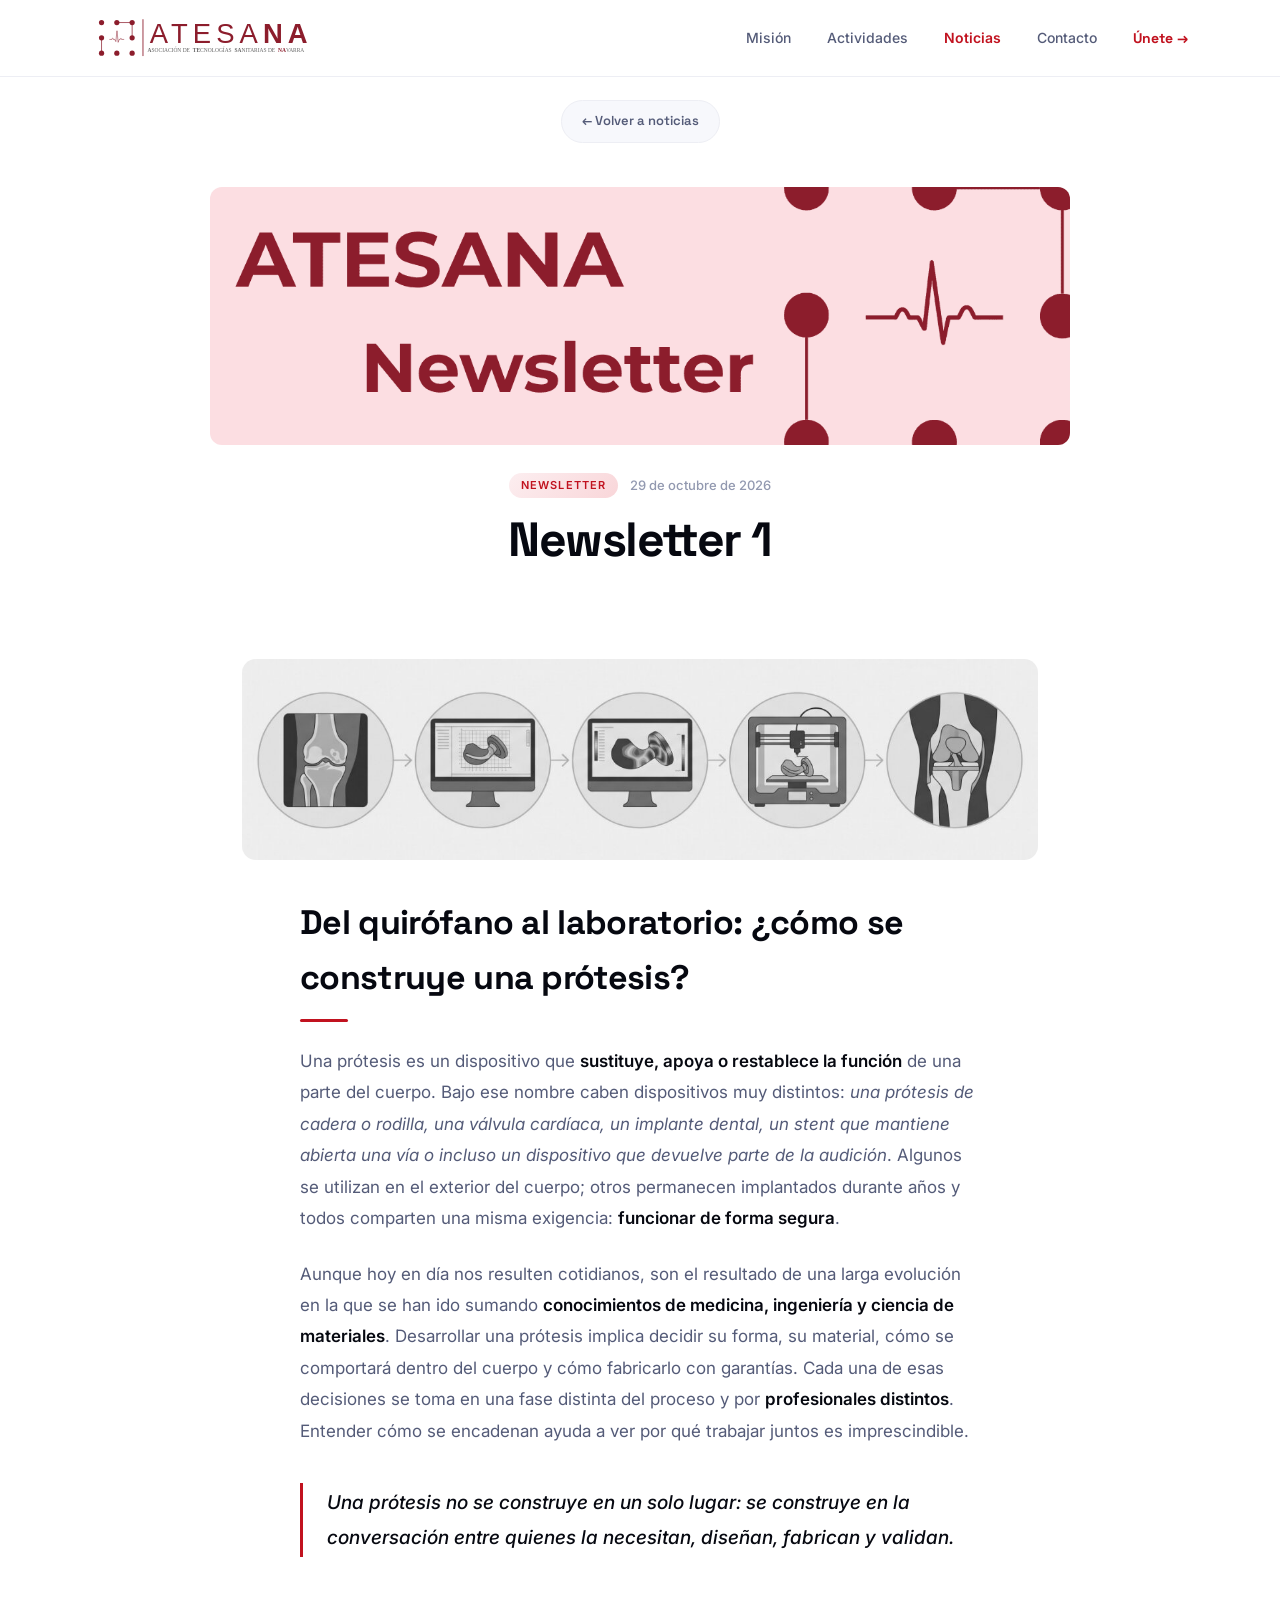
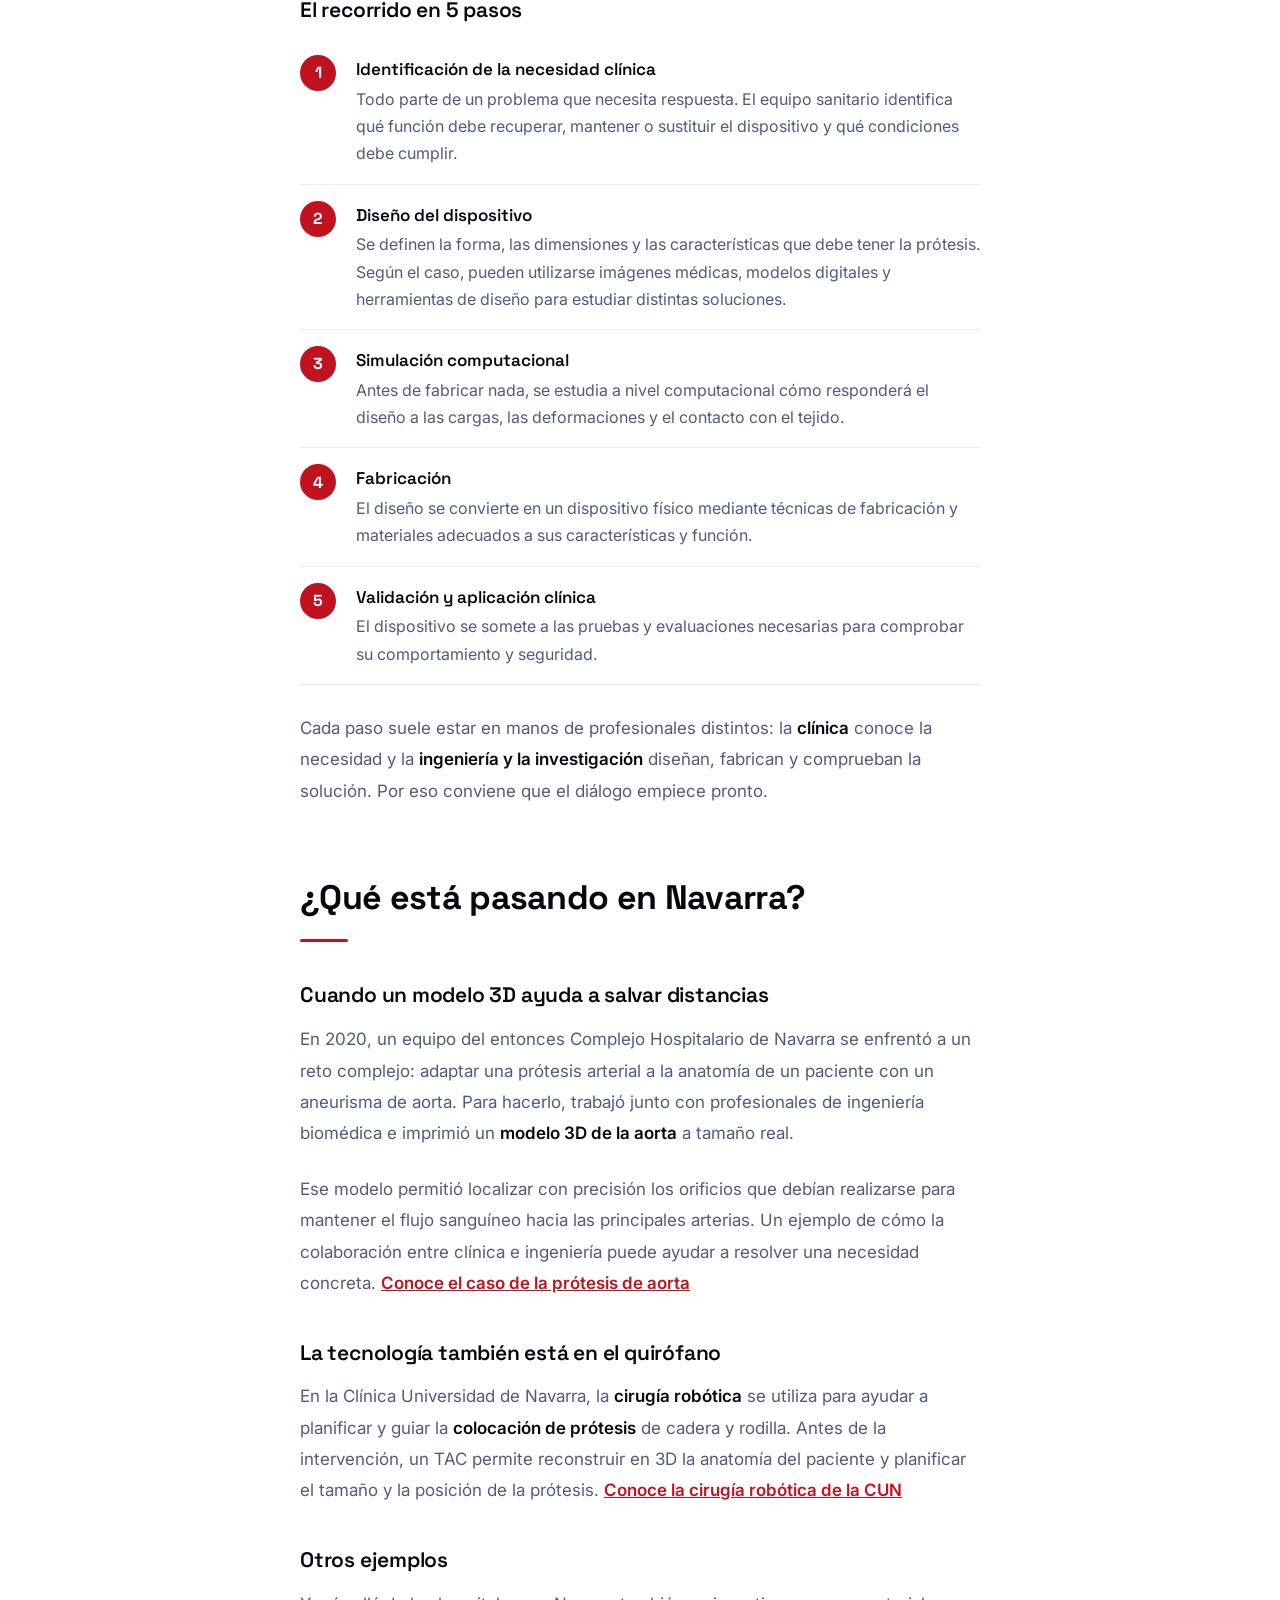
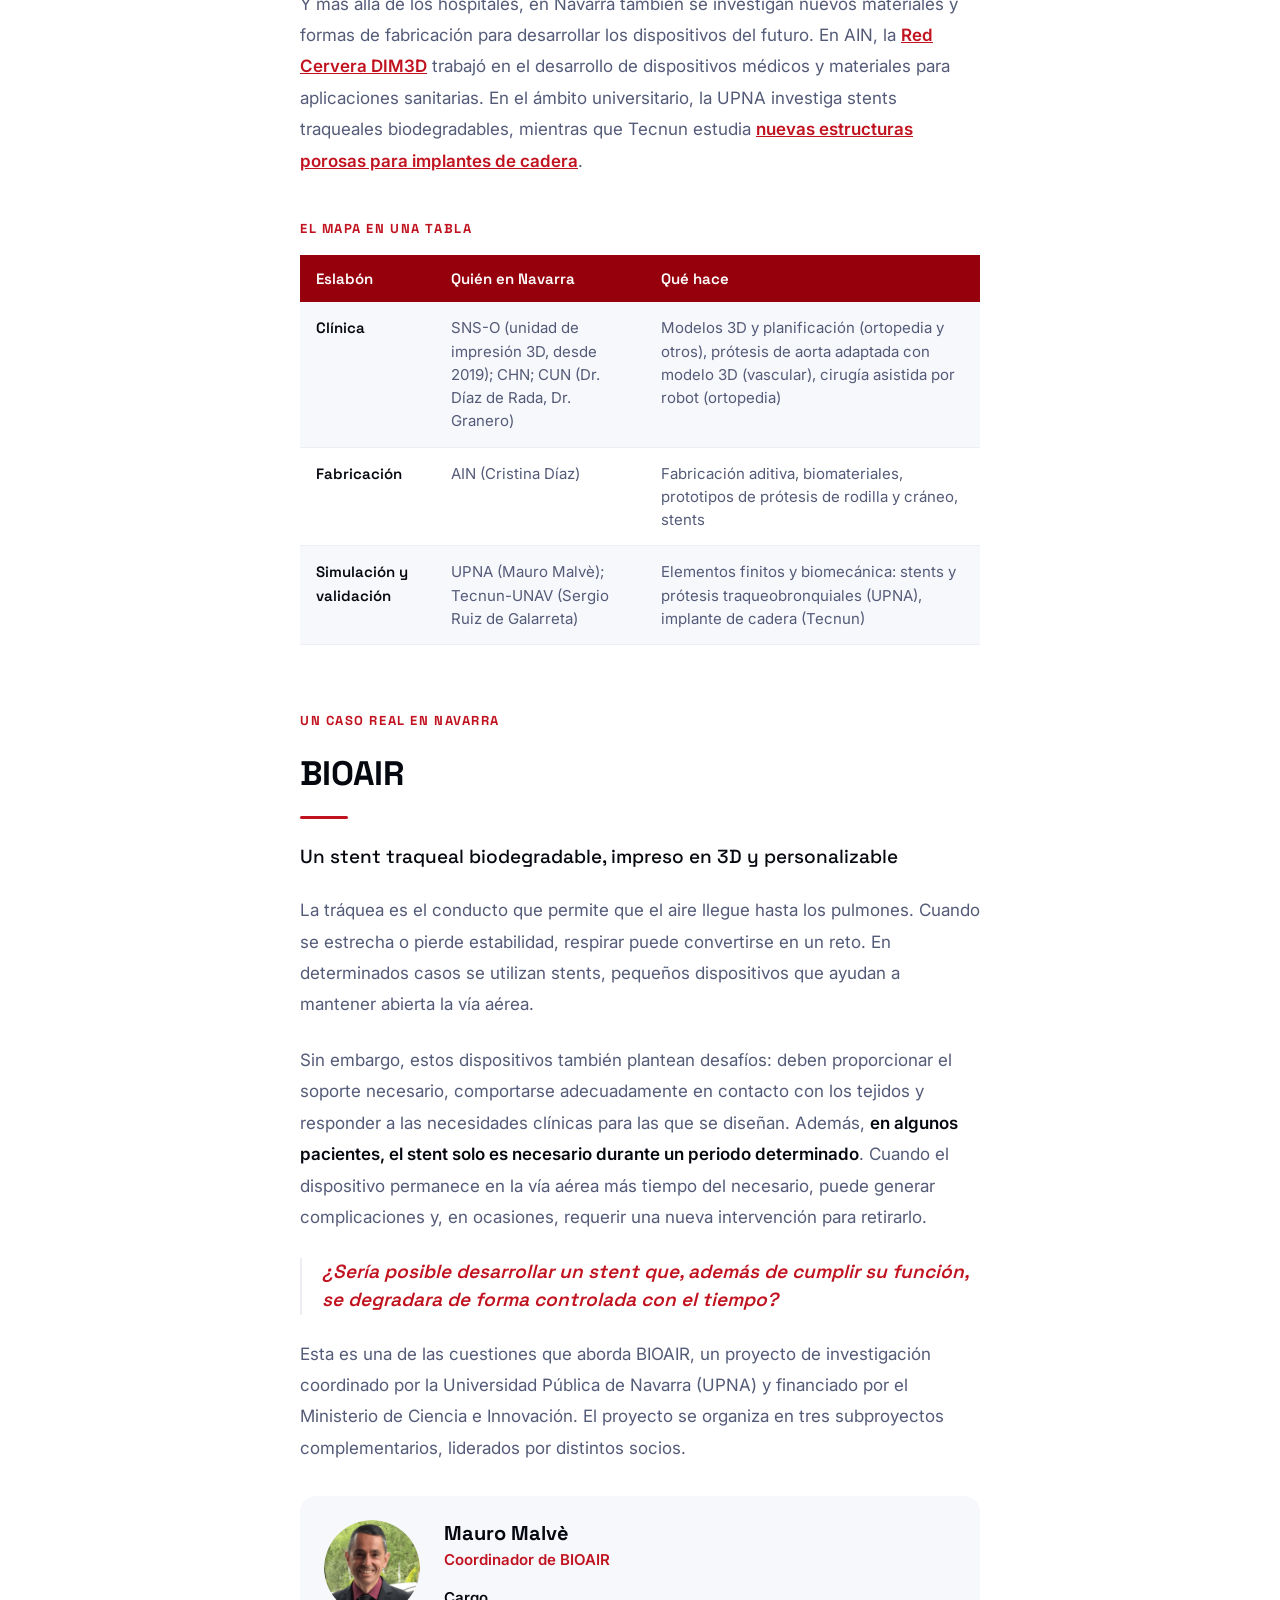
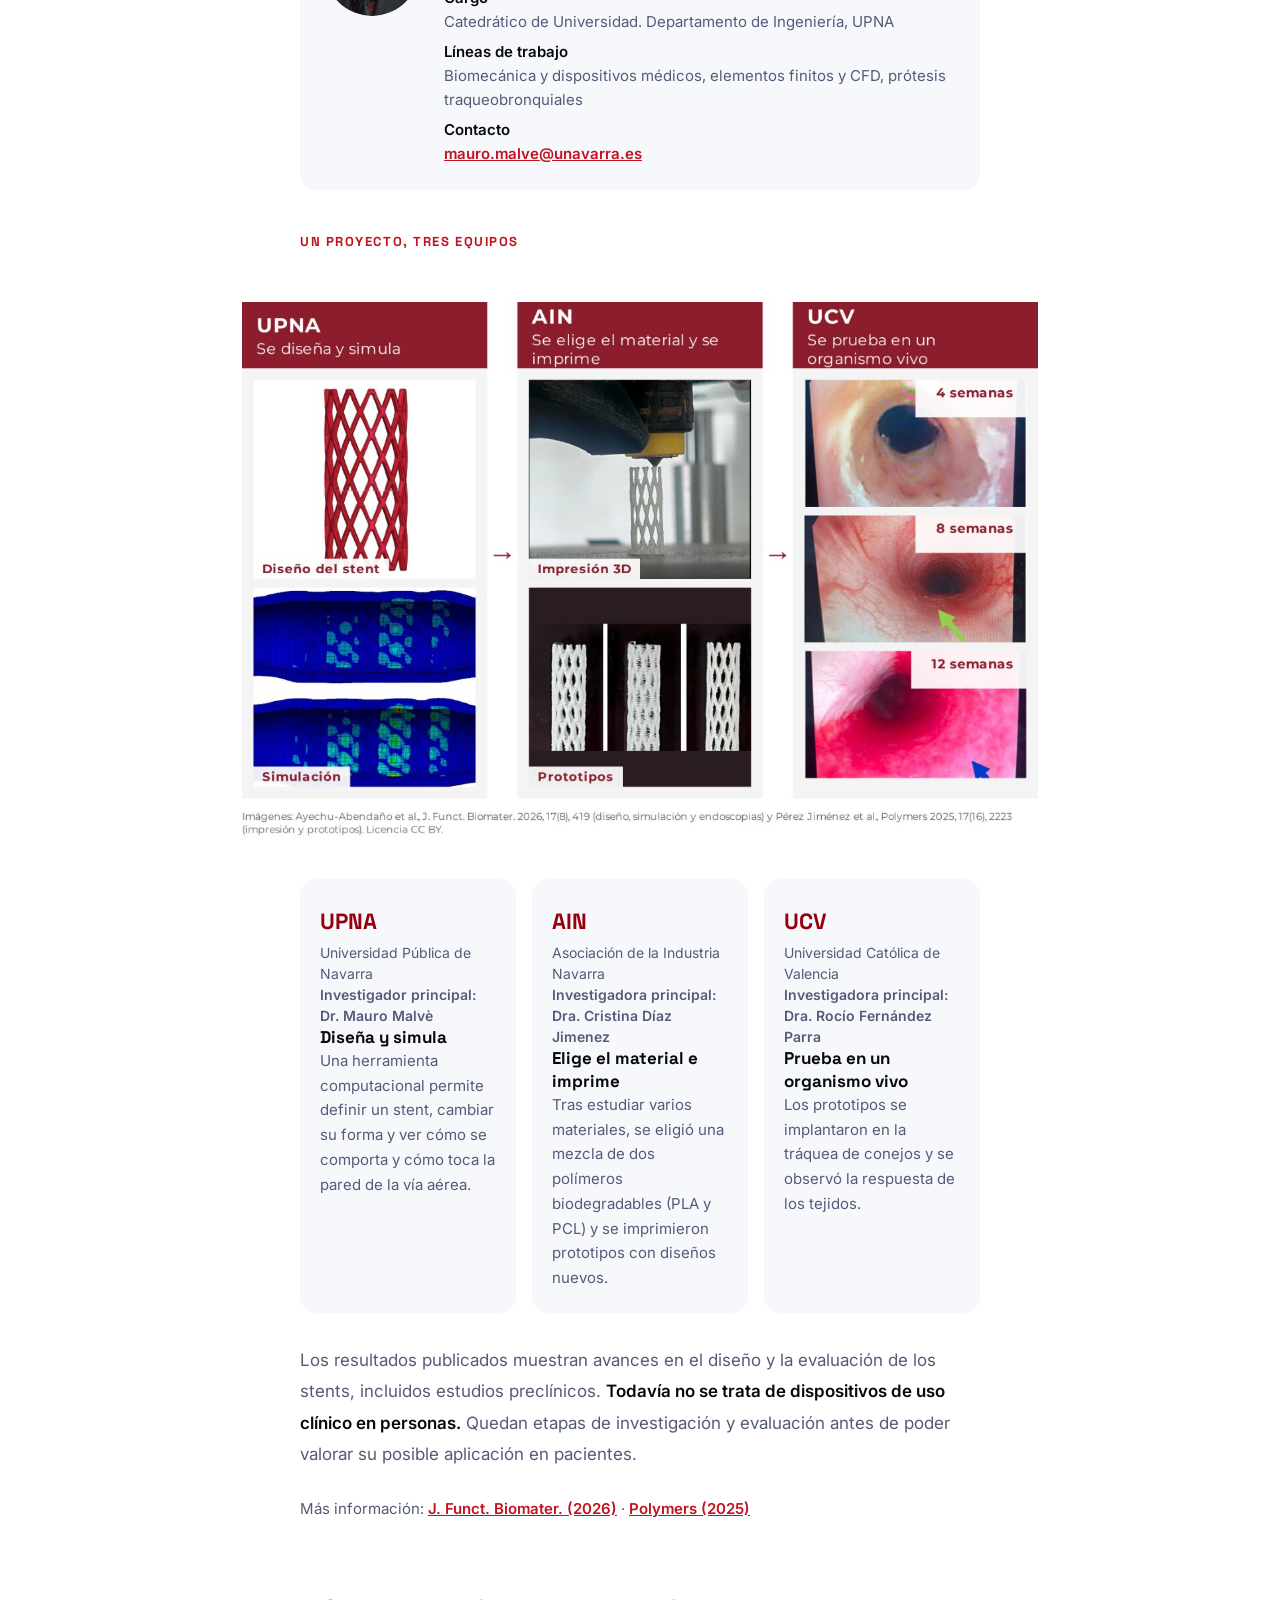
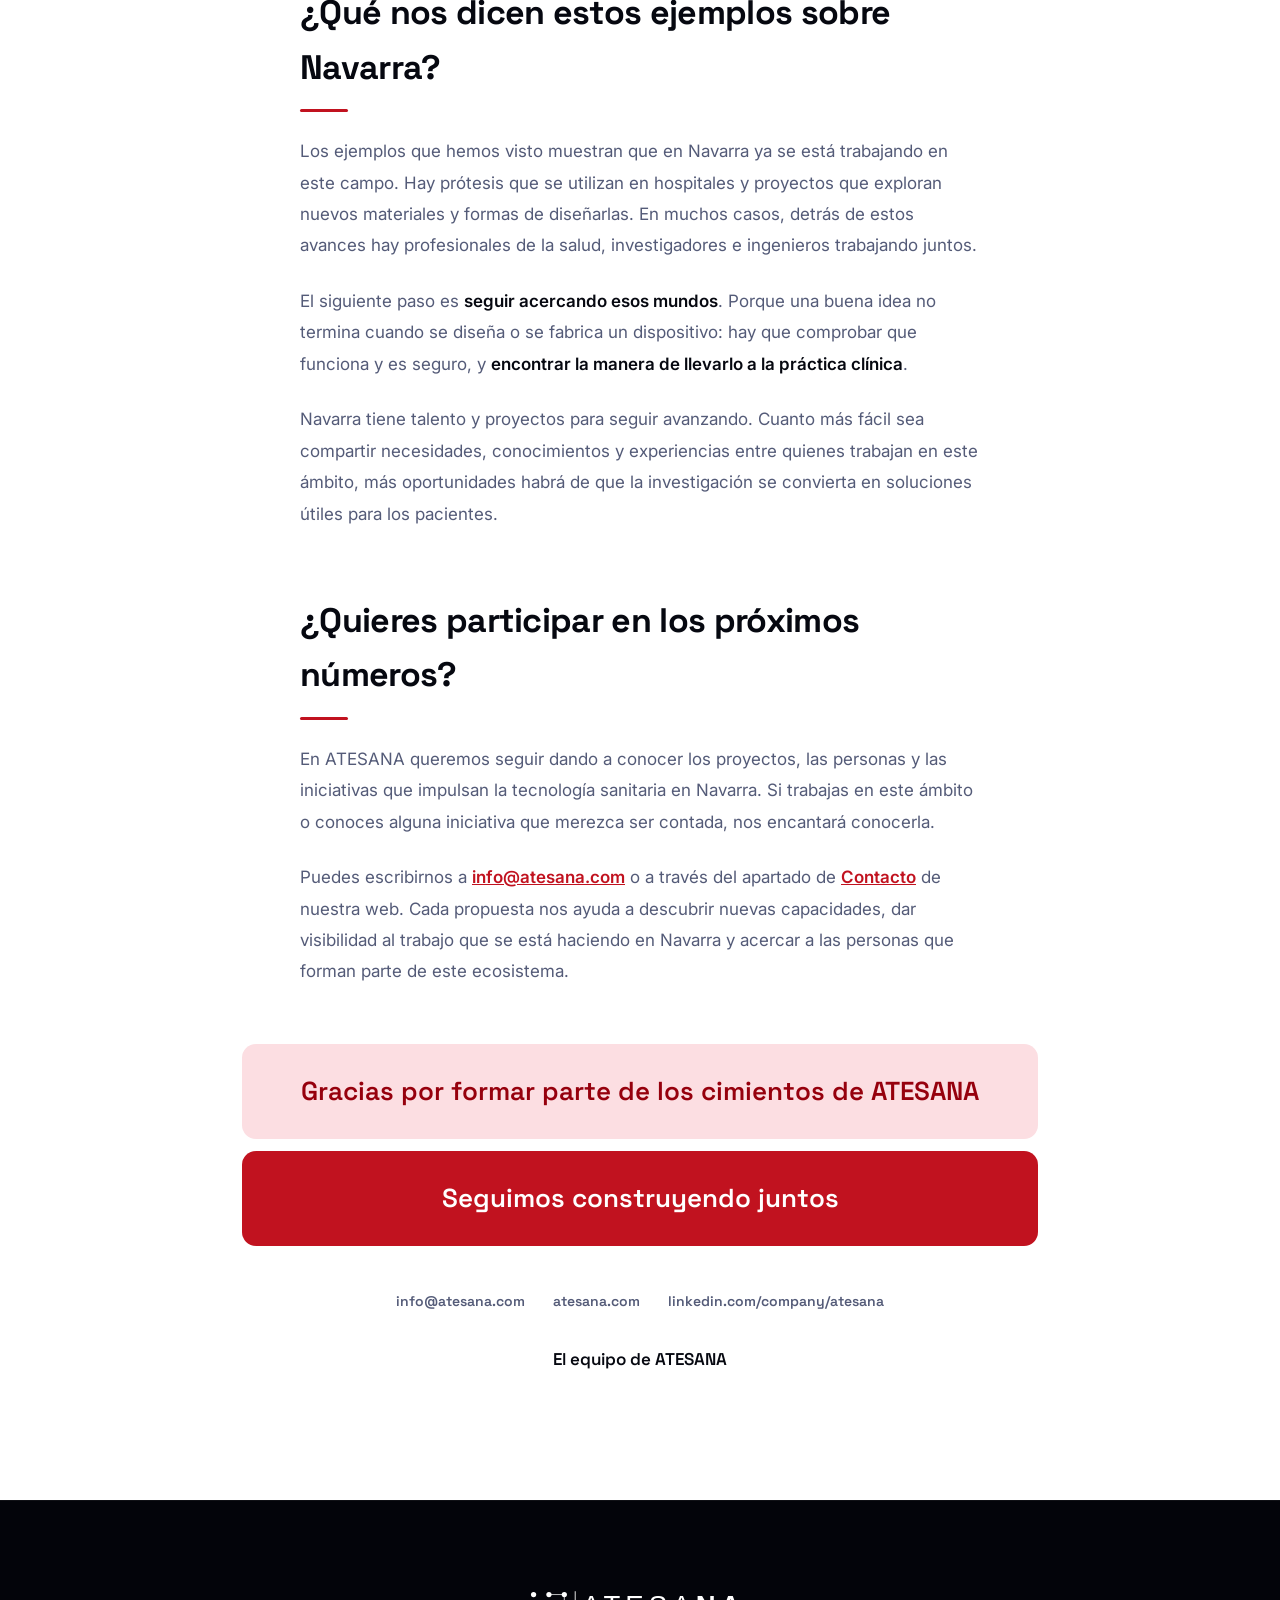
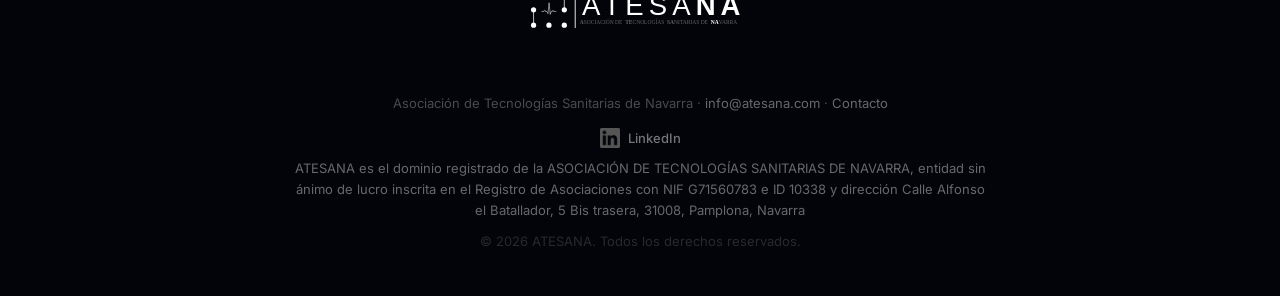
<file: noticias/newsletter-1/index.html>
<!DOCTYPE html>
<html lang="es">
<head>
  <meta charset="UTF-8" />
  <meta name="viewport" content="width=device-width, initial-scale=1.0" />
  <meta name="description" content="Newsletter 1 de ATESANA: del quirófano al laboratorio, cómo se construye una prótesis, qué se está haciendo en Navarra y el caso del proyecto BIOAIR." />
  <title>Newsletter 1 — ATESANA</title>
  <link rel="icon" type="image/svg+xml" href="../../icono.svg" />
  <link rel="stylesheet" href="../../style.css" />
  <link rel="preconnect" href="https://fonts.googleapis.com" />
  <link rel="preconnect" href="https://fonts.gstatic.com" crossorigin />
  <link href="https://fonts.googleapis.com/css2?family=Space+Grotesk:wght@400;500;600;700&family=Inter:wght@400;500&display=swap" rel="stylesheet" />
</head>
<body>

  <!-- NAVBAR -->
  <header class="navbar scrolled" id="navbar">
    <div class="container navbar-inner">
      <a href="../../index.html" class="logo-wrap">
        <img src="../../logo_blanco.svg" alt="ATESANA" class="logo-img logo-white" />
        <img src="../../logo_neutro.svg" alt="ATESANA" class="logo-img logo-dark" />
      </a>
      <nav class="nav-links" id="navLinks">
        <a href="../../index.html#mision">Misión</a>
        <a href="../../index.html#actividades">Actividades</a>
        <a href="../../noticias.html" class="nav-active">Noticias</a>
        <a href="../../contacto.html">Contacto</a>
        <a href="../../index.html#afiliacion" class="btn-nav">Únete →</a>
      </nav>
      <button class="hamburger" id="hamburger" aria-label="Abrir menú">
        <span></span><span></span><span></span>
      </button>
    </div>
  </header>

  <!-- CABECERA -->
  <header class="nl-masthead">
    <div class="container">
      <a href="../../noticias.html" class="article-back reveal">← Volver a noticias</a>
      <img src="cabecera.png" alt="ATESANA Newsletter" class="nl-masthead-img reveal" />
      <div class="article-meta reveal">
        <span class="news-badge">Newsletter</span>
        <span class="article-date">29 de octubre de 2026</span>
      </div>
      <h1 class="nl-title reveal">Newsletter 1</h1>
    </div>
  </header>

  <main class="nl-body">

    <!-- INTRODUCCIÓN -->
    <figure class="nl-figure reveal">
      <img src="recorrido.jpg" alt="Ilustración del recorrido de una prótesis de rodilla: radiografía, diseño, simulación, impresión 3D y prótesis implantada" loading="lazy" />
    </figure>

    <h2 class="nl-h2 reveal">Del quirófano al laboratorio: ¿cómo se construye una prótesis?</h2>
    <p class="reveal">
      Una prótesis es un dispositivo que <strong>sustituye, apoya o restablece la función</strong>
      de una parte del cuerpo. Bajo ese nombre caben dispositivos muy distintos: <em>una prótesis
      de cadera o rodilla, una válvula cardíaca, un implante dental, un stent que mantiene abierta
      una vía o incluso un dispositivo que devuelve parte de la audición</em>. Algunos se utilizan
      en el exterior del cuerpo; otros permanecen implantados durante años y todos comparten una
      misma exigencia: <strong>funcionar de forma segura</strong>.
    </p>
    <p class="reveal">
      Aunque hoy en día nos resulten cotidianos, son el resultado de una larga evolución en la que
      se han ido sumando <strong>conocimientos de medicina, ingeniería y ciencia de
      materiales</strong>. Desarrollar una prótesis implica decidir su forma, su material, cómo se
      comportará dentro del cuerpo y cómo fabricarlo con garantías. Cada una de esas decisiones se
      toma en una fase distinta del proceso y por <strong>profesionales distintos</strong>.
      Entender cómo se encadenan ayuda a ver por qué trabajar juntos es imprescindible.
    </p>
    <blockquote class="reveal">
      <p>
        Una prótesis no se construye en un solo lugar: se construye en la conversación entre
        quienes la necesitan, diseñan, fabrican y validan.
      </p>
    </blockquote>

    <!-- EL RECORRIDO EN 5 PASOS -->
    <h3 class="nl-h3 reveal">El recorrido en 5 pasos</h3>
    <ol class="nl-steps reveal">
      <li>
        <strong>Identificación de la necesidad clínica</strong>
        Todo parte de un problema que necesita respuesta. El equipo sanitario identifica qué
        función debe recuperar, mantener o sustituir el dispositivo y qué condiciones debe cumplir.
      </li>
      <li>
        <strong>Diseño del dispositivo</strong>
        Se definen la forma, las dimensiones y las características que debe tener la prótesis.
        Según el caso, pueden utilizarse imágenes médicas, modelos digitales y herramientas de
        diseño para estudiar distintas soluciones.
      </li>
      <li>
        <strong>Simulación computacional</strong>
        Antes de fabricar nada, se estudia a nivel computacional cómo responderá el diseño a las
        cargas, las deformaciones y el contacto con el tejido.
      </li>
      <li>
        <strong>Fabricación</strong>
        El diseño se convierte en un dispositivo físico mediante técnicas de fabricación y
        materiales adecuados a sus características y función.
      </li>
      <li>
        <strong>Validación y aplicación clínica</strong>
        El dispositivo se somete a las pruebas y evaluaciones necesarias para comprobar su
        comportamiento y seguridad.
      </li>
    </ol>
    <p class="reveal">
      Cada paso suele estar en manos de profesionales distintos: la <strong>clínica</strong> conoce
      la necesidad y la <strong>ingeniería y la investigación</strong> diseñan, fabrican y comprueban
      la solución. Por eso conviene que el diálogo empiece pronto.
    </p>

    <!-- QUÉ ESTÁ PASANDO EN NAVARRA -->
    <h2 class="nl-h2 nl-h2-section reveal">¿Qué está pasando en Navarra?</h2>

    <h3 class="nl-h3 reveal">Cuando un modelo 3D ayuda a salvar distancias</h3>
    <p class="reveal">
      En 2020, un equipo del entonces Complejo Hospitalario de Navarra se enfrentó a un reto
      complejo: adaptar una prótesis arterial a la anatomía de un paciente con un aneurisma de
      aorta. Para hacerlo, trabajó junto con profesionales de ingeniería biomédica e imprimió un
      <strong>modelo 3D de la aorta</strong> a tamaño real.
    </p>
    <p class="reveal">
      Ese modelo permitió localizar con precisión los orificios que debían realizarse para mantener
      el flujo sanguíneo hacia las principales arterias. Un ejemplo de cómo la colaboración entre
      clínica e ingeniería puede ayudar a resolver una necesidad concreta.
      <a href="https://www.navarrainformacion.es/2020/08/11/el-complejo-hospitalario-de-navarra-implanta-con-exito-una-protesis-de-aorta-basada-en-un-modelo-3d/" target="_blank" rel="noopener noreferrer">Conoce el caso de la prótesis de aorta</a>
    </p>

    <h3 class="nl-h3 reveal">La tecnología también está en el quirófano</h3>
    <p class="reveal">
      En la Clínica Universidad de Navarra, la <strong>cirugía robótica</strong> se utiliza para
      ayudar a planificar y guiar la <strong>colocación de prótesis</strong> de cadera y rodilla.
      Antes de la intervención, un TAC permite reconstruir en 3D la anatomía del paciente y
      planificar el tamaño y la posición de la prótesis.
      <a href="https://noticias.cun.es/somos-actualidad/nueva-cirugia-robotica-mejora-seguridad-precision-implantacion-protesis-rodilla-cadera" target="_blank" rel="noopener noreferrer">Conoce la cirugía robótica de la CUN</a>
    </p>

    <h3 class="nl-h3 reveal">Otros ejemplos</h3>
    <p class="reveal">
      Y más allá de los hospitales, en Navarra también se investigan nuevos materiales y formas de
      fabricación para desarrollar los dispositivos del futuro. En AIN, la
      <a href="https://ain.es/archivo-proyectos/red-de-excelencia-en-dispositivos-medicos-invasivos-personalizados-de-ultima-generacion-red-cervera-dim3d/" target="_blank" rel="noopener noreferrer">Red Cervera DIM3D</a>
      trabajó en el desarrollo de dispositivos médicos y materiales para aplicaciones sanitarias.
      En el ámbito universitario, la UPNA investiga stents traqueales biodegradables, mientras que
      Tecnun estudia
      <a href="https://portalcientifico.unav.edu/grupos/22573/detalle" target="_blank" rel="noopener noreferrer">nuevas estructuras porosas para implantes de cadera</a>.
    </p>

    <!-- EL MAPA EN UNA TABLA (era una imagen en el email) -->
    <p class="nl-kicker reveal">El mapa en una tabla</p>
    <div class="nl-table-wrap reveal">
      <table class="nl-table">
        <thead>
          <tr><th>Eslabón</th><th>Quién en Navarra</th><th>Qué hace</th></tr>
        </thead>
        <tbody>
          <tr>
            <th scope="row">Clínica</th>
            <td>SNS-O (unidad de impresión 3D, desde 2019); CHN; CUN (Dr. Díaz de Rada, Dr. Granero)</td>
            <td>Modelos 3D y planificación (ortopedia y otros), prótesis de aorta adaptada con modelo 3D (vascular), cirugía asistida por robot (ortopedia)</td>
          </tr>
          <tr>
            <th scope="row">Fabricación</th>
            <td>AIN (Cristina Díaz)</td>
            <td>Fabricación aditiva, biomateriales, prototipos de prótesis de rodilla y cráneo, stents</td>
          </tr>
          <tr>
            <th scope="row">Simulación y validación</th>
            <td>UPNA (Mauro Malvè); Tecnun-UNAV (Sergio Ruiz de Galarreta)</td>
            <td>Elementos finitos y biomecánica: stents y prótesis traqueobronquiales (UPNA), implante de cadera (Tecnun)</td>
          </tr>
        </tbody>
      </table>
    </div>

    <!-- BIOAIR -->
    <p class="nl-kicker nl-kicker-section reveal">Un caso real en Navarra</p>
    <h2 class="nl-h2 reveal">BIOAIR</h2>
    <p class="nl-lead reveal">Un stent traqueal biodegradable, impreso en 3D y personalizable</p>
    <p class="reveal">
      La tráquea es el conducto que permite que el aire llegue hasta los pulmones. Cuando se
      estrecha o pierde estabilidad, respirar puede convertirse en un reto. En determinados casos
      se utilizan stents, pequeños dispositivos que ayudan a mantener abierta la vía aérea.
    </p>
    <p class="reveal">
      Sin embargo, estos dispositivos también plantean desafíos: deben proporcionar el soporte
      necesario, comportarse adecuadamente en contacto con los tejidos y responder a las
      necesidades clínicas para las que se diseñan. Además, <strong>en algunos pacientes, el stent
      solo es necesario durante un periodo determinado</strong>. Cuando el dispositivo permanece en
      la vía aérea más tiempo del necesario, puede generar complicaciones y, en ocasiones, requerir
      una nueva intervención para retirarlo.
    </p>
    <p class="nl-question reveal">¿Sería posible desarrollar un stent que, además de cumplir su función, se degradara de forma controlada con el tiempo?</p>
    <p class="reveal">
      Esta es una de las cuestiones que aborda BIOAIR, un proyecto de investigación coordinado por
      la Universidad Pública de Navarra (UPNA) y financiado por el Ministerio de Ciencia e
      Innovación. El proyecto se organiza en tres subproyectos complementarios, liderados por
      distintos socios.
    </p>

    <div class="nl-profile reveal">
      <img src="mauro-malve.png" alt="Mauro Malvè" class="nl-profile-img" loading="lazy" />
      <div>
        <p class="nl-profile-name">Mauro Malvè</p>
        <p class="nl-profile-role">Coordinador de BIOAIR</p>
        <dl class="nl-profile-data">
          <dt>Cargo</dt>
          <dd>Catedrático de Universidad. Departamento de Ingeniería, UPNA</dd>
          <dt>Líneas de trabajo</dt>
          <dd>Biomecánica y dispositivos médicos, elementos finitos y CFD, prótesis traqueobronquiales</dd>
          <dt>Contacto</dt>
          <dd><a href="mailto:mauro.malve@unavarra.es">mauro.malve@unavarra.es</a></dd>
        </dl>
      </div>
    </div>

    <p class="nl-kicker reveal">Un proyecto, tres equipos</p>
    <figure class="nl-figure nl-figure-plain reveal">
      <img src="bioair.jpg" alt="Las tres fases de BIOAIR: la UPNA diseña y simula el stent, AIN elige el material y lo imprime en 3D, y la UCV lo prueba en un organismo vivo con endoscopias a las 4, 8 y 12 semanas" loading="lazy" />
    </figure>

    <!-- Las tres tarjetas eran una imagen en el email -->
    <div class="nl-teams reveal">
      <div class="nl-team">
        <p class="nl-team-org">UPNA</p>
        <p class="nl-team-name">Universidad Pública de Navarra</p>
        <p class="nl-team-lead">Investigador principal: Dr. Mauro Malvè</p>
        <p class="nl-team-title">Diseña y simula</p>
        <p class="nl-team-text">Una herramienta computacional permite definir un stent, cambiar su forma y ver cómo se comporta y cómo toca la pared de la vía aérea.</p>
      </div>
      <div class="nl-team">
        <p class="nl-team-org">AIN</p>
        <p class="nl-team-name">Asociación de la Industria Navarra</p>
        <p class="nl-team-lead">Investigadora principal: Dra. Cristina Díaz Jimenez</p>
        <p class="nl-team-title">Elige el material e imprime</p>
        <p class="nl-team-text">Tras estudiar varios materiales, se eligió una mezcla de dos polímeros biodegradables (PLA y PCL) y se imprimieron prototipos con diseños nuevos.</p>
      </div>
      <div class="nl-team">
        <p class="nl-team-org">UCV</p>
        <p class="nl-team-name">Universidad Católica de Valencia</p>
        <p class="nl-team-lead">Investigadora principal: Dra. Rocío Fernández Parra</p>
        <p class="nl-team-title">Prueba en un organismo vivo</p>
        <p class="nl-team-text">Los prototipos se implantaron en la tráquea de conejos y se observó la respuesta de los tejidos.</p>
      </div>
    </div>

    <p class="reveal">
      Los resultados publicados muestran avances en el diseño y la evaluación de los stents,
      incluidos estudios preclínicos. <strong>Todavía no se trata de dispositivos de uso clínico en
      personas.</strong> Quedan etapas de investigación y evaluación antes de poder valorar su
      posible aplicación en pacientes.
    </p>
    <p class="nl-note reveal">
      Más información:
      <a href="https://doi.org/10.3390/jfb17080419" target="_blank" rel="noopener noreferrer">J. Funct. Biomater. (2026)</a> ·
      <a href="https://doi.org/10.3390/polym17162223" target="_blank" rel="noopener noreferrer">Polymers (2025)</a>
    </p>

    <!-- CIERRE -->
    <h2 class="nl-h2 nl-h2-section reveal">¿Qué nos dicen estos ejemplos sobre Navarra?</h2>
    <p class="reveal">
      Los ejemplos que hemos visto muestran que en Navarra ya se está trabajando en este campo. Hay
      prótesis que se utilizan en hospitales y proyectos que exploran nuevos materiales y formas de
      diseñarlas. En muchos casos, detrás de estos avances hay profesionales de la salud,
      investigadores e ingenieros trabajando juntos.
    </p>
    <p class="reveal">
      El siguiente paso es <strong>seguir acercando esos mundos</strong>. Porque una buena idea no
      termina cuando se diseña o se fabrica un dispositivo: hay que comprobar que funciona y es
      seguro, y <strong>encontrar la manera de llevarlo a la práctica clínica</strong>.
    </p>
    <p class="reveal">
      Navarra tiene talento y proyectos para seguir avanzando. Cuanto más fácil sea compartir
      necesidades, conocimientos y experiencias entre quienes trabajan en este ámbito, más
      oportunidades habrá de que la investigación se convierta en soluciones útiles para los
      pacientes.
    </p>

    <h2 class="nl-h2 nl-h2-section reveal">¿Quieres participar en los próximos números?</h2>
    <p class="reveal">
      En ATESANA queremos seguir dando a conocer los proyectos, las personas y las iniciativas que
      impulsan la tecnología sanitaria en Navarra. Si trabajas en este ámbito o conoces alguna
      iniciativa que merezca ser contada, nos encantará conocerla.
    </p>
    <p class="reveal">
      Puedes escribirnos a <a href="mailto:info@atesana.com">info@atesana.com</a> o a través del
      apartado de <a href="../../contacto.html">Contacto</a> de nuestra web. Cada propuesta nos
      ayuda a descubrir nuevas capacidades, dar visibilidad al trabajo que se está haciendo en
      Navarra y acercar a las personas que forman parte de este ecosistema.
    </p>

    <!-- FRANJAS -->
    <div class="nl-band nl-band-soft reveal">
      <p>Gracias por formar parte de los cimientos de ATESANA</p>
    </div>
    <div class="nl-band nl-band-strong reveal">
      <p>Seguimos construyendo juntos</p>
    </div>

    <div class="nl-contact reveal">
      <a href="mailto:info@atesana.com">info@atesana.com</a>
      <a href="../../index.html">atesana.com</a>
      <a href="https://www.linkedin.com/company/atesana/" target="_blank" rel="noopener noreferrer">linkedin.com/company/atesana</a>
    </div>

    <p class="article-signature reveal">El equipo de ATESANA</p>

  </main>

  <!-- FOOTER -->
  <footer class="footer">
    <div class="container footer-inner">
      <img src="../../logo_blanco.svg" alt="ATESANA" class="footer-logo-img" />
      <p>Asociación de Tecnologías Sanitarias de Navarra · <a href="mailto:info@atesana.com">info@atesana.com</a> · <a href="../../contacto.html">Contacto</a></p>
      <a href="https://www.linkedin.com/company/atesana/" target="_blank" rel="noopener noreferrer" class="linkedin-link linkedin-link-footer">
        <img src="../../gray.png" alt="LinkedIn" class="linkedin-logo-img" width="20" height="20" style="width:20px;height:20px;object-fit:contain;flex-shrink:0;" />
        LinkedIn
      </a>
      <p class="footer-legal">ATESANA es el dominio registrado de la ASOCIACIÓN DE TECNOLOGÍAS SANITARIAS DE NAVARRA, entidad sin ánimo de lucro inscrita en el Registro de Asociaciones con NIF G71560783 e ID 10338 y dirección Calle Alfonso el Batallador, 5 Bis trasera, 31008, Pamplona, Navarra</p>
      <p class="footer-copy">© 2026 ATESANA. Todos los derechos reservados.</p>
    </div>
  </footer>

  <script>
    const navbar = document.getElementById('navbar');
    window.addEventListener('scroll', () => {
      navbar.classList.toggle('scrolled', window.scrollY > 60);
      if (window.scrollY <= 60) navbar.classList.add('scrolled');
    });

    const hamburger = document.getElementById('hamburger');
    const navLinks = document.getElementById('navLinks');
    hamburger.addEventListener('click', () => {
      navLinks.classList.toggle('open');
      hamburger.classList.toggle('active');
    });
    navLinks.querySelectorAll('a').forEach(link => {
      link.addEventListener('click', () => {
        navLinks.classList.remove('open');
        hamburger.classList.remove('active');
      });
    });

    const revealObserver = new IntersectionObserver((entries) => {
      entries.forEach(e => { if (e.isIntersecting) e.target.classList.add('visible'); });
    }, { threshold: 0.1 });
    document.querySelectorAll('.reveal').forEach(el => revealObserver.observe(el));
  </script>

</body>
</html>
</file>
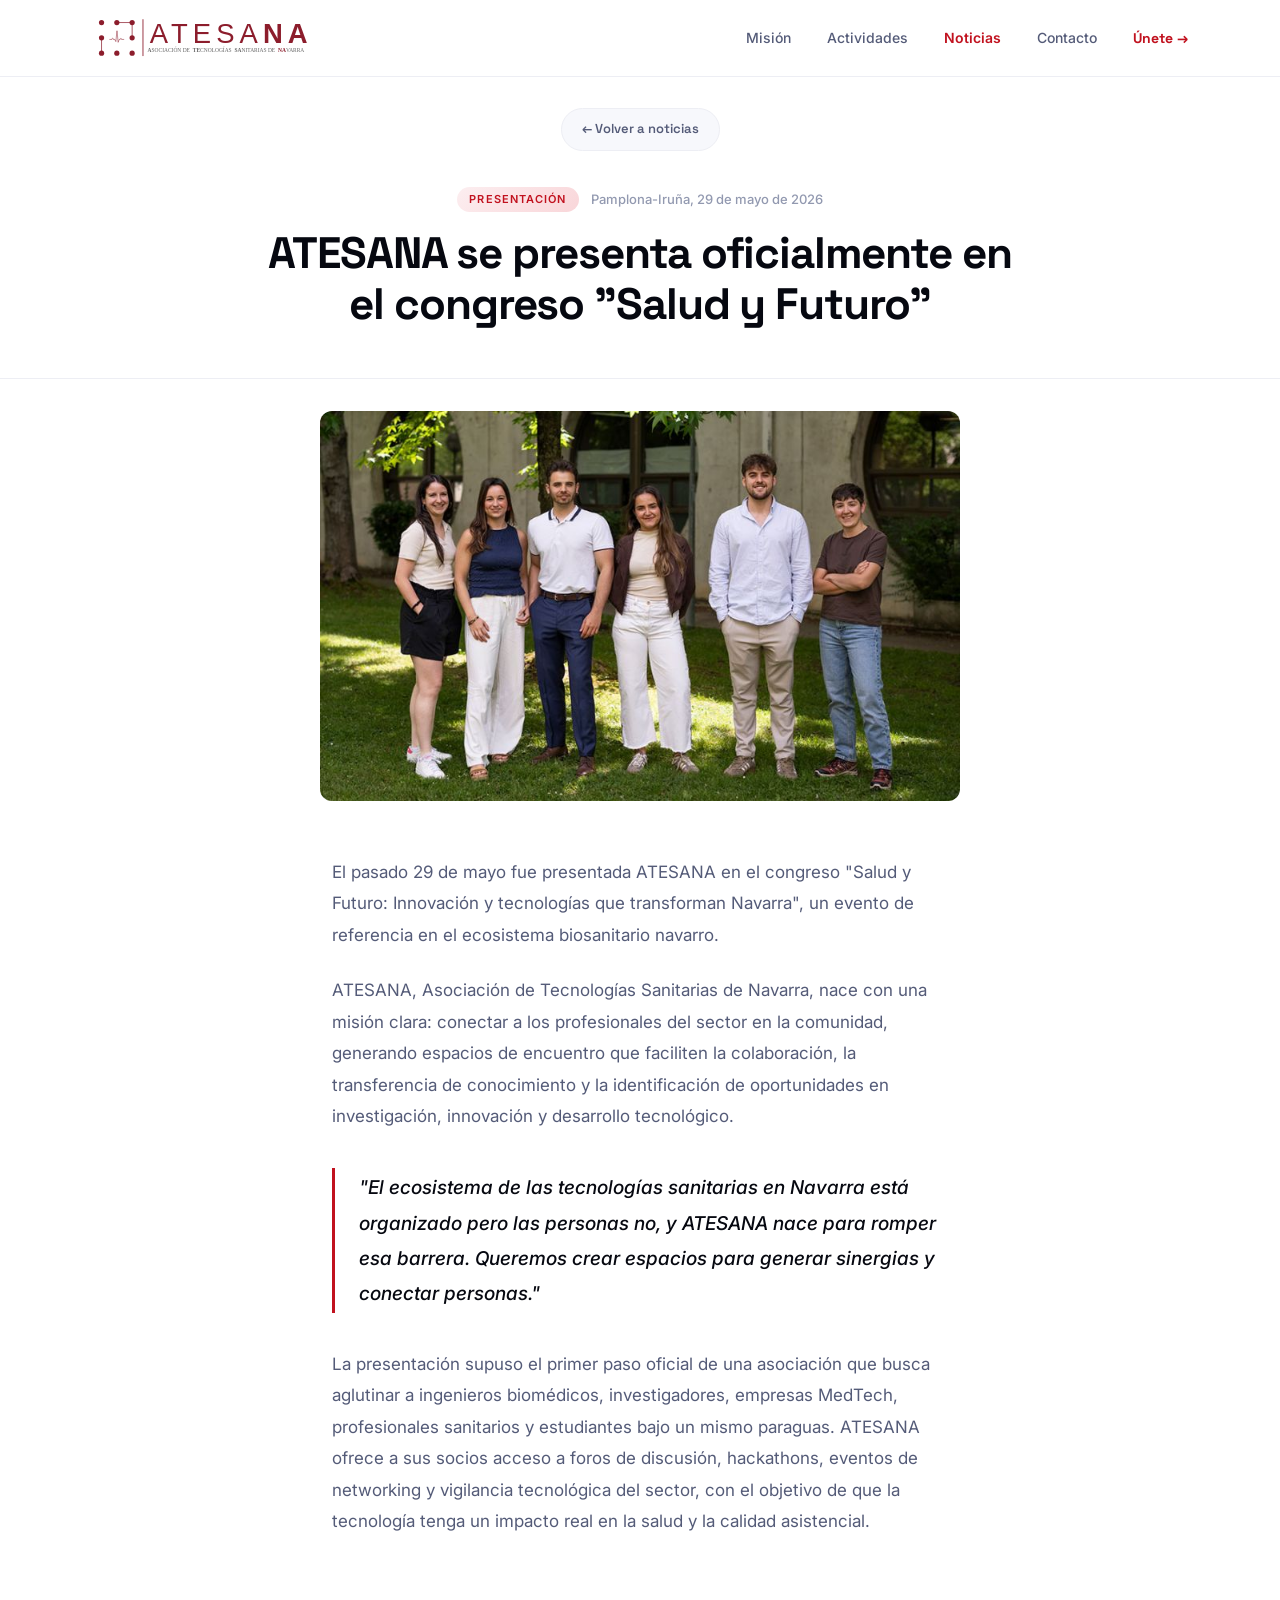
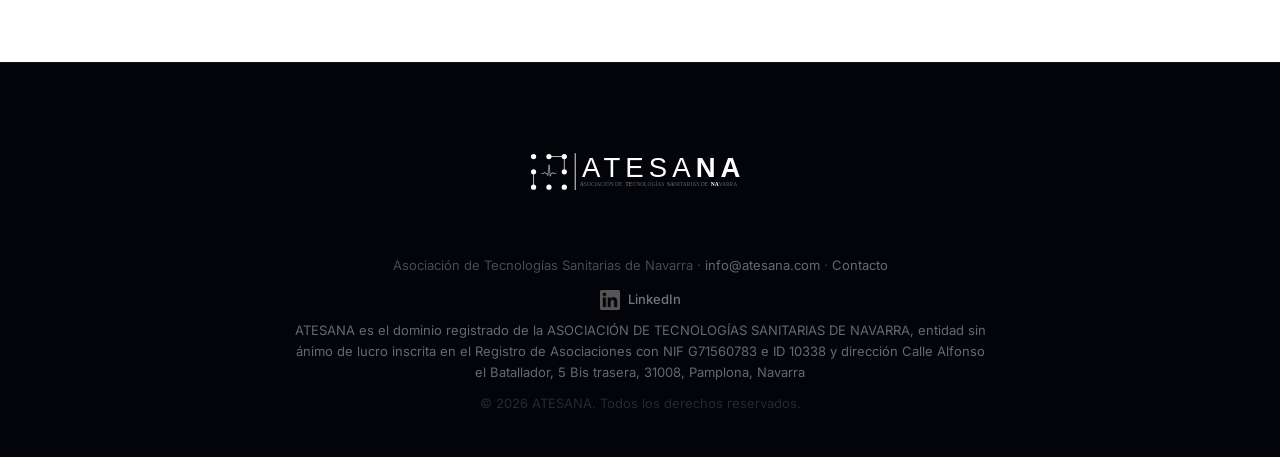
<file: noticias/presentacion-atesana/index.html>
<!DOCTYPE html>
<html lang="es">
<head>
  <meta charset="UTF-8" />
  <meta name="viewport" content="width=device-width, initial-scale=1.0" />
  <meta name="description" content="ATESANA se presenta oficialmente en el congreso Salud y Futuro: Innovación y tecnologías que transforman Navarra." />
  <title>ATESANA se presenta en Salud y Futuro — ATESANA</title>
  <link rel="icon" type="image/svg+xml" href="../../icono.svg" />
  <link rel="stylesheet" href="../../style.css" />
  <link rel="preconnect" href="https://fonts.googleapis.com" />
  <link rel="preconnect" href="https://fonts.gstatic.com" crossorigin />
  <link href="https://fonts.googleapis.com/css2?family=Space+Grotesk:wght@400;500;600;700&family=Inter:wght@400;500&display=swap" rel="stylesheet" />
  <style>
    .article-hero-img {
      display: block;
      width: 100%;
      max-width: 640px;
      height: auto;
      aspect-ratio: auto;
      object-fit: initial;
      margin: 32px auto 0;
      border-radius: 12px;
    }
  </style>
</head>
<body>

  <!-- NAVBAR -->
  <header class="navbar scrolled" id="navbar">
    <div class="container navbar-inner">
      <a href="../../index.html" class="logo-wrap">
        <img src="../../logo_blanco.svg" alt="ATESANA" class="logo-img logo-white" />
        <img src="../../logo_neutro.svg" alt="ATESANA" class="logo-img logo-dark" />
      </a>
      <nav class="nav-links" id="navLinks">
        <a href="../../index.html#mision">Misión</a>
        <a href="../../index.html#actividades">Actividades</a>
        <a href="../../noticias.html" class="nav-active">Noticias</a>
        <a href="../../contacto.html">Contacto</a>
        <a href="../../index.html#afiliacion" class="btn-nav">Únete →</a>
      </nav>
      <button class="hamburger" id="hamburger" aria-label="Abrir menú">
        <span></span><span></span><span></span>
      </button>
    </div>
  </header>

  <!-- CABECERA -->
  <header class="article-header">
    <div class="container">
      <a href="../../noticias.html" class="article-back reveal">← Volver a noticias</a>
      <div class="article-meta reveal">
        <span class="news-badge">Presentación</span>
        <span class="article-date">Pamplona-Iruña, 29 de mayo de 2026</span>
      </div>
      <h1 class="article-title reveal">ATESANA se presenta oficialmente en el congreso "Salud y Futuro"</h1>
    </div>
  </header>

  <img src="atesana%20presentaci%C3%B3n.jpg" alt="Presentación de ATESANA en el congreso Salud y Futuro" class="article-hero-img" />

  <!-- CUERPO -->
  <main class="article-body">
    <p class="reveal">
      El pasado 29 de mayo fue presentada ATESANA en el congreso "Salud y Futuro: Innovación y tecnologías que transforman Navarra", un evento de referencia en el ecosistema biosanitario navarro.
    </p>
    <p class="reveal">
      ATESANA, Asociación de Tecnologías Sanitarias de Navarra, nace con una misión clara: conectar a los profesionales del sector en la comunidad, generando espacios de encuentro que faciliten la colaboración, la transferencia de conocimiento y la identificación de oportunidades en investigación, innovación y desarrollo tecnológico.
    </p>
    <blockquote class="reveal">
      <p>"El ecosistema de las tecnologías sanitarias en Navarra está organizado pero las personas no, y ATESANA nace para romper esa barrera. Queremos crear espacios para generar sinergias y conectar personas."</p>
    </blockquote>
    <p class="reveal">
      La presentación supuso el primer paso oficial de una asociación que busca aglutinar a ingenieros biomédicos, investigadores, empresas MedTech, profesionales sanitarios y estudiantes bajo un mismo paraguas. ATESANA ofrece a sus socios acceso a foros de discusión, hackathons, eventos de networking y vigilancia tecnológica del sector, con el objetivo de que la tecnología tenga un impacto real en la salud y la calidad asistencial.
    </p>
  </main>

  <!-- FOOTER -->
  <footer class="footer">
    <div class="container footer-inner">
      <img src="../../logo_blanco.svg" alt="ATESANA" class="footer-logo-img" />
      <p>Asociación de Tecnologías Sanitarias de Navarra · <a href="mailto:info@atesana.com">info@atesana.com</a> · <a href="../../contacto.html">Contacto</a></p>
      <a href="https://www.linkedin.com/company/atesana/" target="_blank" rel="noopener noreferrer" class="linkedin-link linkedin-link-footer">
        <img src="../../gray.png" alt="LinkedIn" class="linkedin-logo-img" width="20" height="20" style="width:20px;height:20px;object-fit:contain;flex-shrink:0;" />
        LinkedIn
      </a>
      <p class="footer-legal">ATESANA es el dominio registrado de la ASOCIACIÓN DE TECNOLOGÍAS SANITARIAS DE NAVARRA, entidad sin ánimo de lucro inscrita en el Registro de Asociaciones con NIF G71560783 e ID 10338 y dirección Calle Alfonso el Batallador, 5 Bis trasera, 31008, Pamplona, Navarra</p>
      <p class="footer-copy">© 2026 ATESANA. Todos los derechos reservados.</p>
    </div>
  </footer>

  <script>
    const navbar = document.getElementById('navbar');
    window.addEventListener('scroll', () => {
      navbar.classList.toggle('scrolled', window.scrollY > 60);
      if (window.scrollY <= 60) navbar.classList.add('scrolled');
    });

    const hamburger = document.getElementById('hamburger');
    const navLinks = document.getElementById('navLinks');
    hamburger.addEventListener('click', () => {
      navLinks.classList.toggle('open');
      hamburger.classList.toggle('active');
    });
    navLinks.querySelectorAll('a').forEach(link => {
      link.addEventListener('click', () => {
        navLinks.classList.remove('open');
        hamburger.classList.remove('active');
      });
    });

    const revealObserver = new IntersectionObserver((entries) => {
      entries.forEach(e => { if (e.isIntersecting) e.target.classList.add('visible'); });
    }, { threshold: 0.1 });
    document.querySelectorAll('.reveal').forEach(el => revealObserver.observe(el));
  </script>

</body>
</html>
</file>
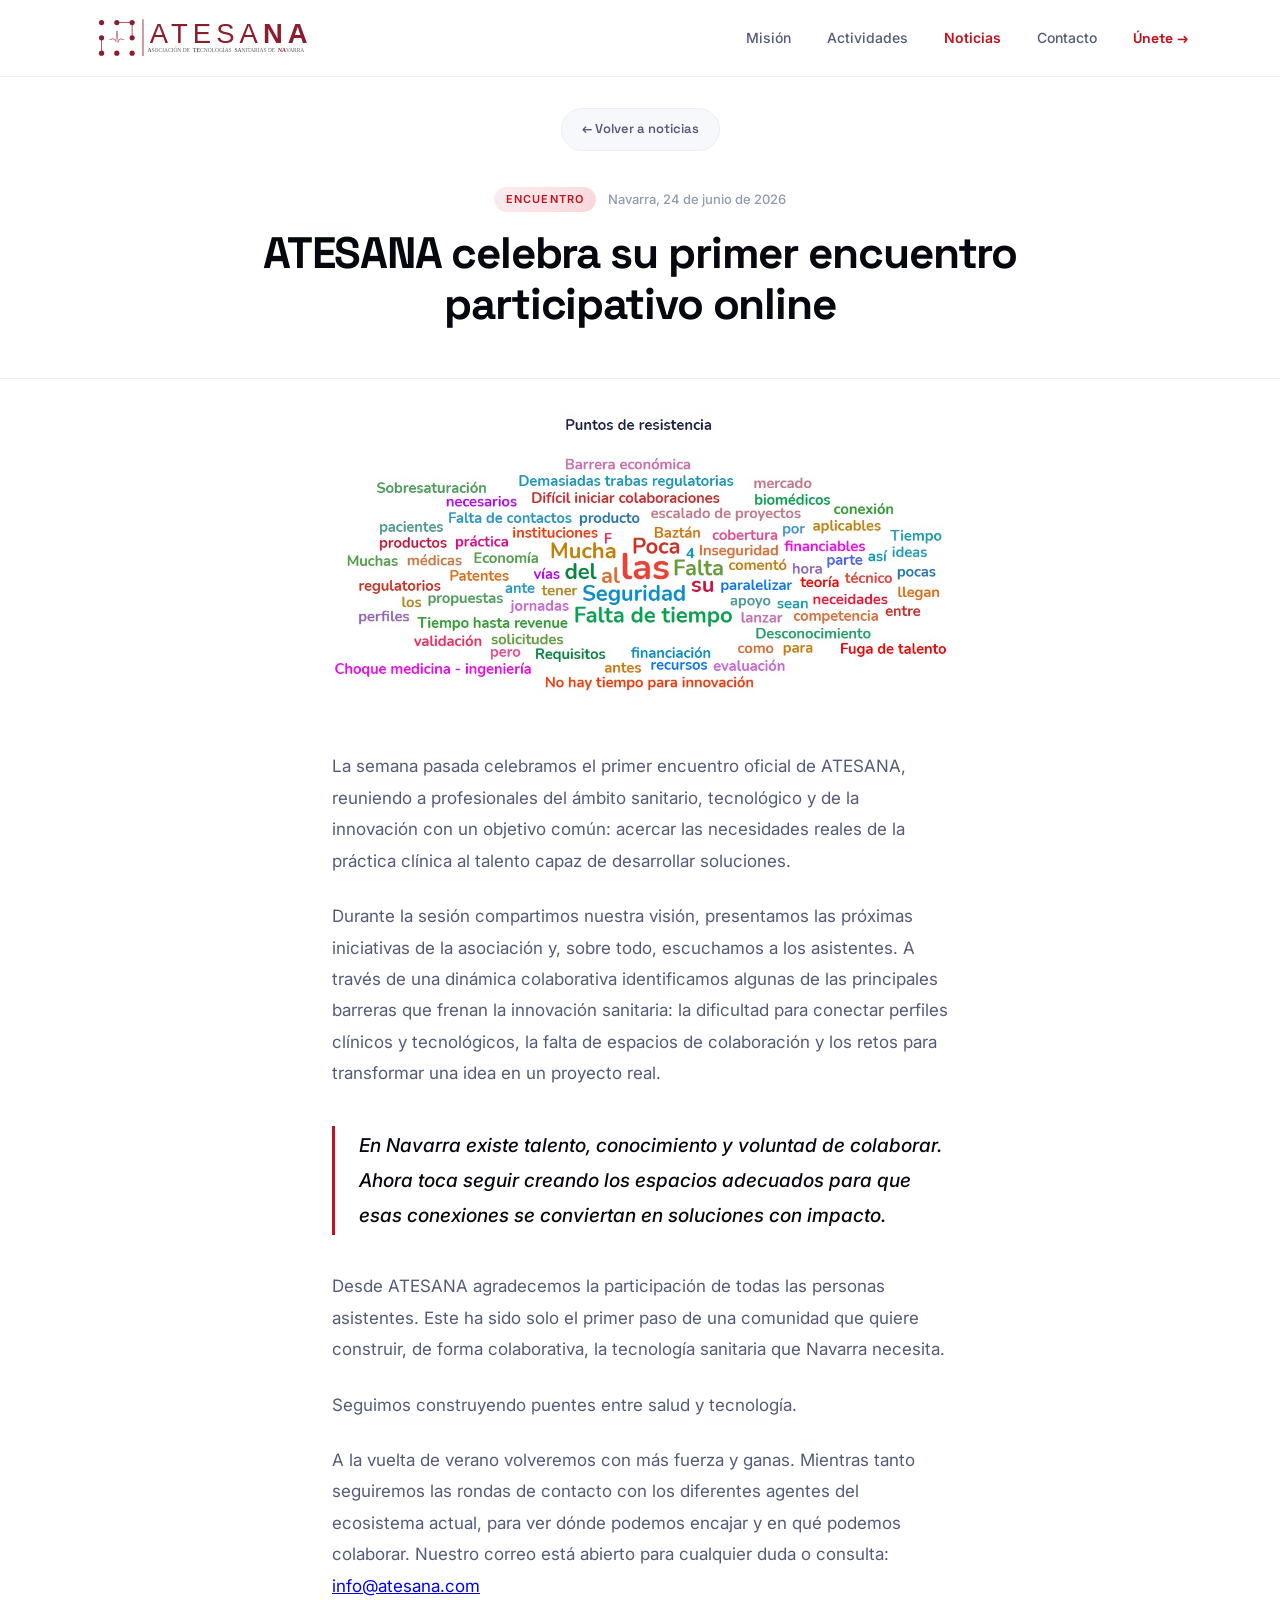
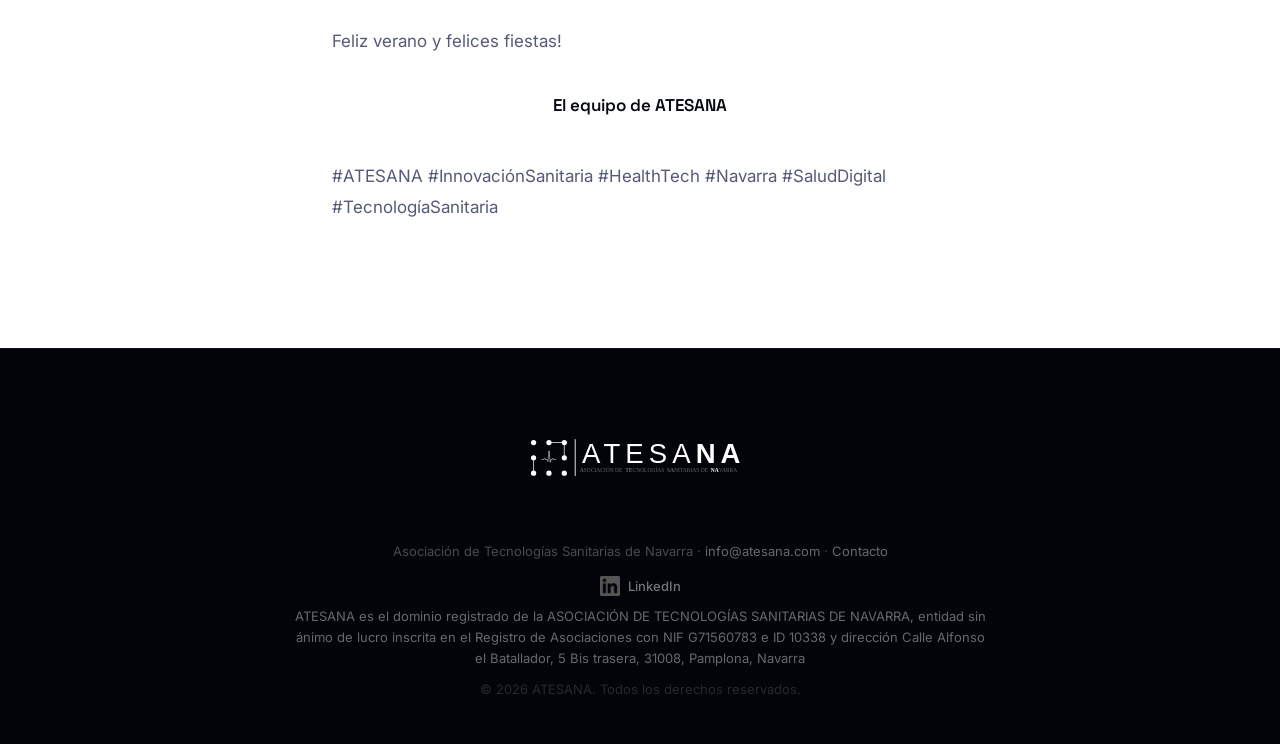
<file: noticias/toma-contacto/index.html>
<!DOCTYPE html>
<html lang="es">
<head>
  <meta charset="UTF-8" />
  <meta name="viewport" content="width=device-width, initial-scale=1.0" />
  <meta name="description" content="ATESANA celebra su primer encuentro participativo online reuniendo a profesionales del ámbito sanitario, tecnológico y de la innovación." />
  <title>Primer encuentro participativo — ATESANA</title>
  <link rel="icon" type="image/svg+xml" href="../../icono.svg" />
  <link rel="stylesheet" href="../../style.css" />
  <link rel="preconnect" href="https://fonts.googleapis.com" />
  <link rel="preconnect" href="https://fonts.gstatic.com" crossorigin />
  <link href="https://fonts.googleapis.com/css2?family=Space+Grotesk:wght@400;500;600;700&family=Inter:wght@400;500&display=swap" rel="stylesheet" />
  <style>
    .article-hero-img {
      display: block;
      width: 100%;
      max-width: 640px;
      height: auto;
      aspect-ratio: auto;
      object-fit: initial;
      margin: 32px auto 0;
      border-radius: 12px;
    }
    .article-hashtags {
      margin-top: 40px;
      font-size: 0.85rem;
      color: var(--clr-muted, #888);
      line-height: 1.8;
    }
    .article-signature {
      margin-top: 32px;
      font-weight: 600;
    }
  </style>
</head>
<body>

  <!-- NAVBAR -->
  <header class="navbar scrolled" id="navbar">
    <div class="container navbar-inner">
      <a href="../../index.html" class="logo-wrap">
        <img src="../../logo_blanco.svg" alt="ATESANA" class="logo-img logo-white" />
        <img src="../../logo_neutro.svg" alt="ATESANA" class="logo-img logo-dark" />
      </a>
      <nav class="nav-links" id="navLinks">
        <a href="../../index.html#mision">Misión</a>
        <a href="../../index.html#actividades">Actividades</a>
        <a href="../../noticias.html" class="nav-active">Noticias</a>
        <a href="../../contacto.html">Contacto</a>
        <a href="../../index.html#afiliacion" class="btn-nav">Únete →</a>
      </nav>
      <button class="hamburger" id="hamburger" aria-label="Abrir menú">
        <span></span><span></span><span></span>
      </button>
    </div>
  </header>

  <!-- CABECERA -->
  <header class="article-header">
    <div class="container">
      <a href="../../noticias.html" class="article-back reveal">← Volver a noticias</a>
      <div class="article-meta reveal">
        <span class="news-badge">Encuentro</span>
        <span class="article-date">Navarra, 24 de junio de 2026</span>
      </div>
      <h1 class="article-title reveal">ATESANA celebra su primer encuentro participativo online</h1>
    </div>
  </header>

  <img src="pizarra.jpeg" alt="Pizarra del primer encuentro participativo de ATESANA" class="article-hero-img" />

  <!-- CUERPO -->
  <main class="article-body">
    <p class="reveal">
      La semana pasada celebramos el primer encuentro oficial de ATESANA, reuniendo a profesionales del ámbito sanitario, tecnológico y de la innovación con un objetivo común: acercar las necesidades reales de la práctica clínica al talento capaz de desarrollar soluciones.
    </p>
    <p class="reveal">
      Durante la sesión compartimos nuestra visión, presentamos las próximas iniciativas de la asociación y, sobre todo, escuchamos a los asistentes. A través de una dinámica colaborativa identificamos algunas de las principales barreras que frenan la innovación sanitaria: la dificultad para conectar perfiles clínicos y tecnológicos, la falta de espacios de colaboración y los retos para transformar una idea en un proyecto real.
    </p>
    <blockquote class="reveal">
      <p>En Navarra existe talento, conocimiento y voluntad de colaborar. Ahora toca seguir creando los espacios adecuados para que esas conexiones se conviertan en soluciones con impacto.</p>
    </blockquote>
    <p class="reveal">
      Desde ATESANA agradecemos la participación de todas las personas asistentes. Este ha sido solo el primer paso de una comunidad que quiere construir, de forma colaborativa, la tecnología sanitaria que Navarra necesita.
    </p>
    <p class="reveal">
      Seguimos construyendo puentes entre salud y tecnología.
    </p>
    <p class="reveal">
      A la vuelta de verano volveremos con más fuerza y ganas. Mientras tanto seguiremos las rondas de contacto con los diferentes agentes del ecosistema actual, para ver dónde podemos encajar y en qué podemos colaborar. Nuestro correo está abierto para cualquier duda o consulta: <a href="mailto:info@atesana.com">info@atesana.com</a>
    </p>
    <p class="reveal">
      Feliz verano y felices fiestas!
    </p>
    <p class="article-signature reveal">El equipo de ATESANA</p>
    <p class="article-hashtags reveal">
      #ATESANA #InnovaciónSanitaria #HealthTech #Navarra #SaludDigital #TecnologíaSanitaria
    </p>
  </main>

  <!-- FOOTER -->
  <footer class="footer">
    <div class="container footer-inner">
      <img src="../../logo_blanco.svg" alt="ATESANA" class="footer-logo-img" />
      <p>Asociación de Tecnologías Sanitarias de Navarra · <a href="mailto:info@atesana.com">info@atesana.com</a> · <a href="../../contacto.html">Contacto</a></p>
      <a href="https://www.linkedin.com/company/atesana/" target="_blank" rel="noopener noreferrer" class="linkedin-link linkedin-link-footer">
        <img src="../../gray.png" alt="LinkedIn" class="linkedin-logo-img" width="20" height="20" style="width:20px;height:20px;object-fit:contain;flex-shrink:0;" />
        LinkedIn
      </a>
      <p class="footer-legal">ATESANA es el dominio registrado de la ASOCIACIÓN DE TECNOLOGÍAS SANITARIAS DE NAVARRA, entidad sin ánimo de lucro inscrita en el Registro de Asociaciones con NIF G71560783 e ID 10338 y dirección Calle Alfonso el Batallador, 5 Bis trasera, 31008, Pamplona, Navarra</p>
      <p class="footer-copy">© 2026 ATESANA. Todos los derechos reservados.</p>
    </div>
  </footer>

  <script>
    const navbar = document.getElementById('navbar');
    window.addEventListener('scroll', () => {
      navbar.classList.toggle('scrolled', window.scrollY > 60);
      if (window.scrollY <= 60) navbar.classList.add('scrolled');
    });

    const hamburger = document.getElementById('hamburger');
    const navLinks = document.getElementById('navLinks');
    hamburger.addEventListener('click', () => {
      navLinks.classList.toggle('open');
      hamburger.classList.toggle('active');
    });
    navLinks.querySelectorAll('a').forEach(link => {
      link.addEventListener('click', () => {
        navLinks.classList.remove('open');
        hamburger.classList.remove('active');
      });
    });

    const revealObserver = new IntersectionObserver((entries) => {
      entries.forEach(e => { if (e.isIntersecting) e.target.classList.add('visible'); });
    }, { threshold: 0.1 });
    document.querySelectorAll('.reveal').forEach(el => revealObserver.observe(el));
  </script>

</body>
</html>
</file>
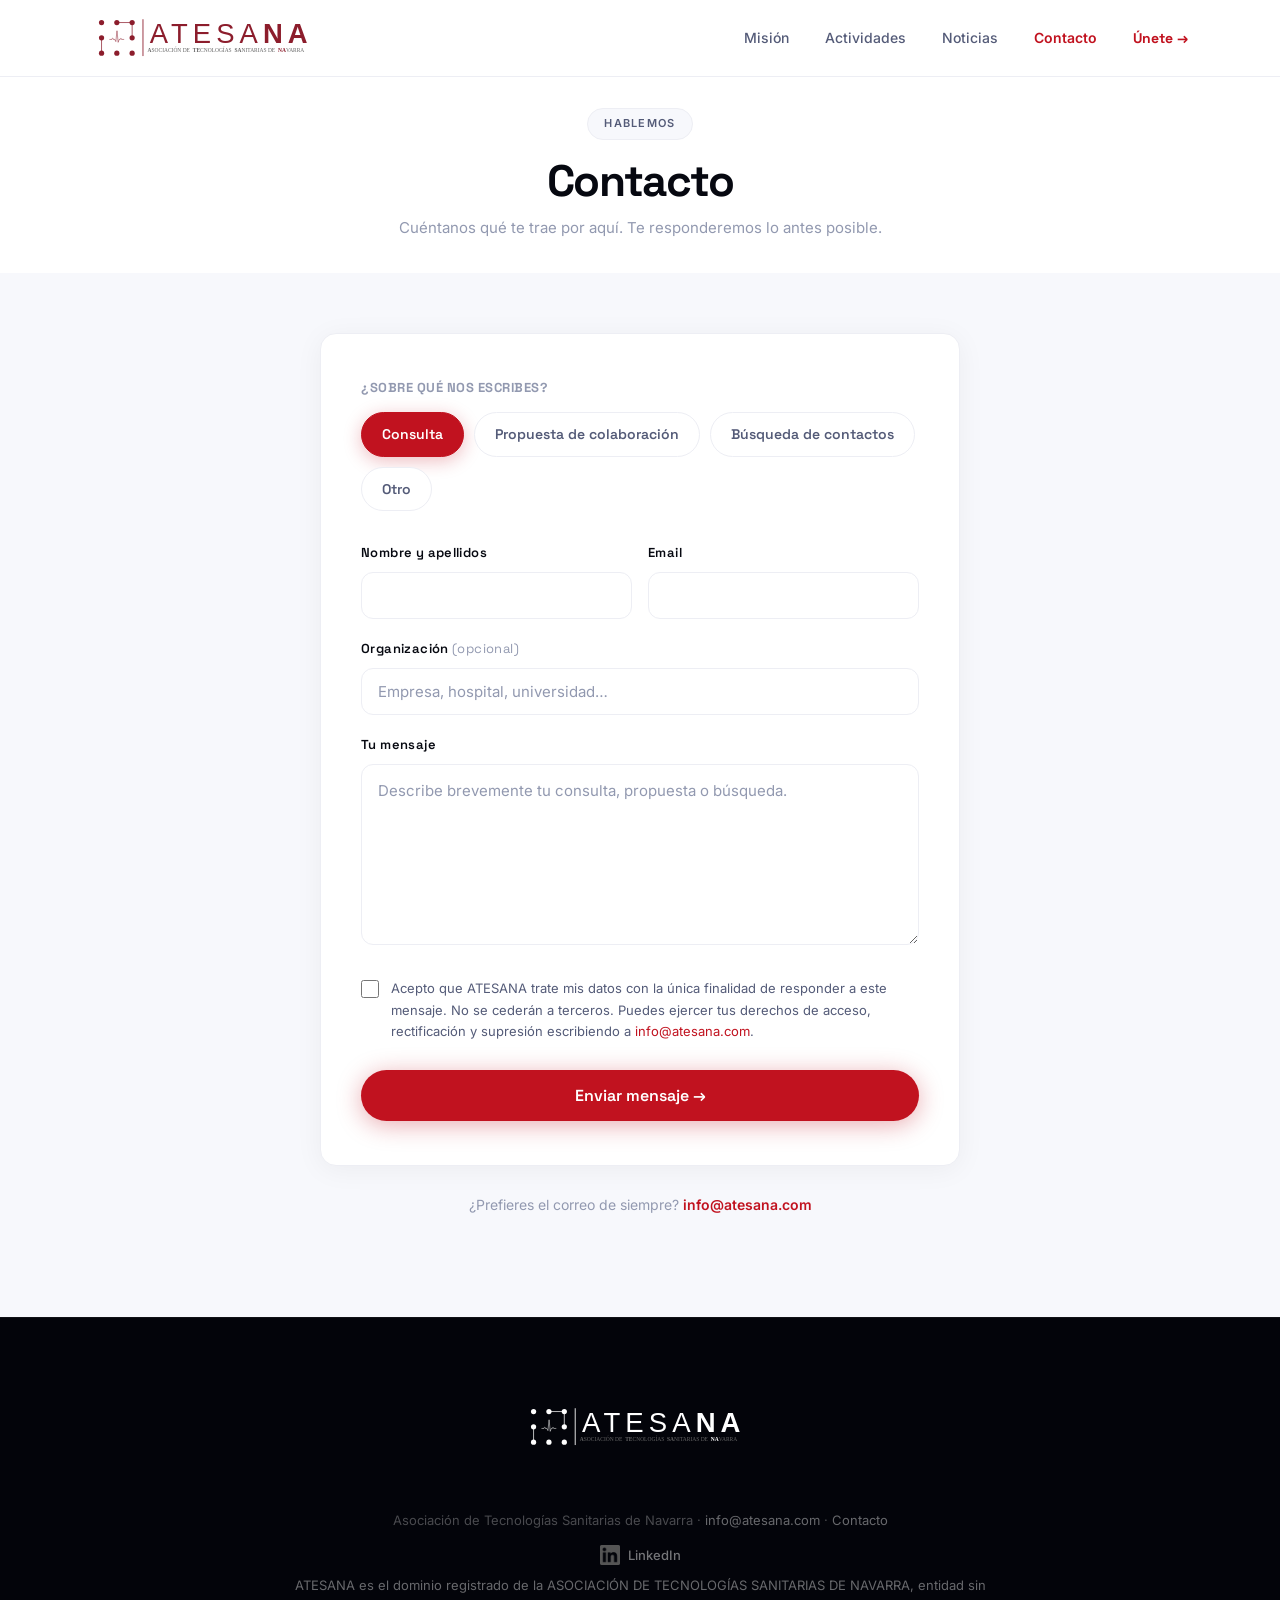
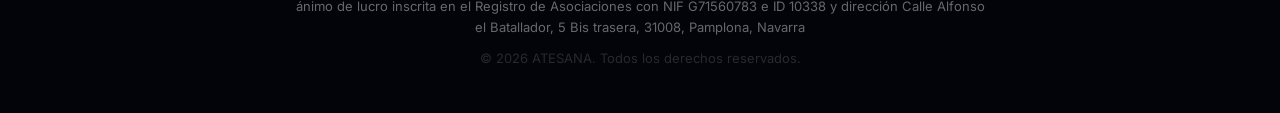
<file: contacto.html>
<!DOCTYPE html>
<html lang="es">
<head>
  <meta charset="UTF-8" />
  <meta name="viewport" content="width=device-width, initial-scale=1.0" />
  <meta name="description" content="ATESANA — Contacta con la Asociación de Tecnologías Sanitarias de Navarra: consultas, propuestas de colaboración y búsqueda de contactos en el ecosistema." />
  <title>Contacto — ATESANA</title>
  <link rel="icon" type="image/svg+xml" href="icono.svg" />
  <link rel="stylesheet" href="style.css" />
  <link rel="preconnect" href="https://fonts.googleapis.com" />
  <link rel="preconnect" href="https://fonts.gstatic.com" crossorigin />
  <link href="https://fonts.googleapis.com/css2?family=Space+Grotesk:wght@400;500;600;700&family=Inter:wght@400;500&display=swap" rel="stylesheet" />
</head>
<body>

  <!-- NAVBAR -->
  <header class="navbar scrolled" id="navbar">
    <div class="container navbar-inner">
      <a href="index.html" class="logo-wrap">
        <img src="logo_blanco.svg" alt="ATESANA" class="logo-img logo-white" />
        <img src="logo_neutro.svg" alt="ATESANA" class="logo-img logo-dark" />
      </a>
      <nav class="nav-links" id="navLinks">
        <a href="index.html#mision">Misión</a>
        <a href="index.html#actividades">Actividades</a>
        <a href="noticias.html">Noticias</a>
        <a href="contacto.html" class="nav-active">Contacto</a>
        <a href="index.html#afiliacion" class="btn-nav">Únete →</a>
      </nav>
      <button class="hamburger" id="hamburger" aria-label="Abrir menú">
        <span></span><span></span><span></span>
      </button>
    </div>
  </header>

  <!-- CABECERA DE PÁGINA -->
  <section class="page-header">
    <div class="container">
      <span class="mision-tag reveal">Hablemos</span>
      <h1 class="page-header-title reveal">Contacto</h1>
      <p class="page-header-sub reveal">Cuéntanos qué te trae por aquí. Te responderemos lo antes posible.</p>
    </div>
  </section>

  <!-- FORMULARIO -->
  <section class="contacto-section">
    <div class="container">
      <div class="form-card reveal">

        <form id="contactForm" novalidate="false">
          <!-- Campos de Web3Forms -->
          <input type="hidden" name="access_key" value="e5af69e4-5fed-48c7-be6c-1c309426dfd1" />
          <input type="hidden" name="subject" id="formSubject" value="Nuevo contacto web — Consulta" />
          <input type="hidden" name="from_name" value="Web ATESANA" />
          <!-- Honeypot antispam: invisible para personas, tentador para bots -->
          <input type="checkbox" name="botcheck" class="sr-only" tabindex="-1" autocomplete="off" />

          <fieldset class="chips">
            <legend>¿Sobre qué nos escribes?</legend>
            <div class="chips-list">
              <div class="chip">
                <input type="radio" id="motivo-consulta" name="motivo" value="Consulta" class="sr-only" checked />
                <label for="motivo-consulta" class="chip-label">Consulta</label>
              </div>
              <div class="chip">
                <input type="radio" id="motivo-colaboracion" name="motivo" value="Propuesta de colaboración" class="sr-only" />
                <label for="motivo-colaboracion" class="chip-label">Propuesta de colaboración</label>
              </div>
              <div class="chip">
                <input type="radio" id="motivo-contactos" name="motivo" value="Búsqueda de contactos" class="sr-only" />
                <label for="motivo-contactos" class="chip-label">Búsqueda de contactos</label>
              </div>
              <div class="chip">
                <input type="radio" id="motivo-otro" name="motivo" value="Otro" class="sr-only" />
                <label for="motivo-otro" class="chip-label">Otro</label>
              </div>
            </div>
          </fieldset>

          <div class="field-row">
            <div class="field">
              <label for="nombre">Nombre y apellidos</label>
              <input type="text" id="nombre" name="nombre" autocomplete="name" required />
            </div>
            <div class="field">
              <label for="email">Email</label>
              <input type="email" id="email" name="email" autocomplete="email" required />
            </div>
          </div>

          <div class="field">
            <label for="organizacion">Organización <span class="field-optional">(opcional)</span></label>
            <input type="text" id="organizacion" name="organizacion" autocomplete="organization" placeholder="Empresa, hospital, universidad…" />
          </div>

          <div class="field">
            <label for="mensaje">Tu mensaje</label>
            <textarea id="mensaje" name="mensaje" rows="6" required placeholder="Describe brevemente tu consulta, propuesta o búsqueda."></textarea>
          </div>

          <div class="field-check">
            <input type="checkbox" id="privacidad" name="privacidad" value="Acepta la política de privacidad" required />
            <label for="privacidad">
              Acepto que ATESANA trate mis datos con la única finalidad de responder a este mensaje.
              No se cederán a terceros. Puedes ejercer tus derechos de acceso, rectificación y supresión
              escribiendo a <a href="mailto:info@atesana.com">info@atesana.com</a>.
            </label>
          </div>

          <button type="submit" class="btn btn-primary form-submit" id="formSubmit">Enviar mensaje →</button>

          <p class="form-status" id="formStatus" role="status" aria-live="polite"></p>
        </form>

        <div class="form-success" id="formSuccess" hidden>
          <div class="form-success-icon">
            <svg width="30" height="30" viewBox="0 0 24 24" fill="none" stroke="currentColor" stroke-width="2" stroke-linecap="round" stroke-linejoin="round"><path d="M20 6 9 17l-5-5"/></svg>
          </div>
          <h2>Mensaje enviado</h2>
          <p>Gracias por escribirnos. Te responderemos a la mayor brevedad al correo que nos has dejado.</p>
        </div>

      </div>

      <p class="form-alt">
        ¿Prefieres el correo de siempre? <a href="mailto:info@atesana.com">info@atesana.com</a>
      </p>
    </div>
  </section>

  <!-- FOOTER -->
  <footer class="footer">
    <div class="container footer-inner">
      <img src="logo_blanco.svg" alt="ATESANA" class="footer-logo-img" />
      <p>Asociación de Tecnologías Sanitarias de Navarra · <a href="mailto:info@atesana.com">info@atesana.com</a> · <a href="contacto.html">Contacto</a></p>
      <a href="https://www.linkedin.com/company/atesana/" target="_blank" rel="noopener noreferrer" class="linkedin-link linkedin-link-footer">
        <img src="gray.png" alt="LinkedIn" class="linkedin-logo-img" width="20" height="20" style="width:20px;height:20px;object-fit:contain;flex-shrink:0;" />
        LinkedIn
      </a>
      <p class="footer-legal">ATESANA es el dominio registrado de la ASOCIACIÓN DE TECNOLOGÍAS SANITARIAS DE NAVARRA, entidad sin ánimo de lucro inscrita en el Registro de Asociaciones con NIF G71560783 e ID 10338 y dirección Calle Alfonso el Batallador, 5 Bis trasera, 31008, Pamplona, Navarra</p>
      <p class="footer-copy">© 2026 ATESANA. Todos los derechos reservados.</p>
    </div>
  </footer>

  <script>
    // Navbar scroll
    const navbar = document.getElementById('navbar');
    window.addEventListener('scroll', () => {
      navbar.classList.toggle('scrolled', window.scrollY > 60);
      if (window.scrollY <= 60) navbar.classList.add('scrolled');
    });

    // Hamburger
    const hamburger = document.getElementById('hamburger');
    const navLinks = document.getElementById('navLinks');
    hamburger.addEventListener('click', () => {
      navLinks.classList.toggle('open');
      hamburger.classList.toggle('active');
    });
    navLinks.querySelectorAll('a').forEach(link => {
      link.addEventListener('click', () => {
        navLinks.classList.remove('open');
        hamburger.classList.remove('active');
      });
    });

    // Scroll reveal
    const revealObserver = new IntersectionObserver((entries) => {
      entries.forEach(e => { if (e.isIntersecting) e.target.classList.add('visible'); });
    }, { threshold: 0.1 });
    document.querySelectorAll('.reveal').forEach(el => revealObserver.observe(el));

    // Formulario de contacto
    const form = document.getElementById('contactForm');
    const subject = document.getElementById('formSubject');
    const submitBtn = document.getElementById('formSubmit');
    const status = document.getElementById('formStatus');
    const success = document.getElementById('formSuccess');

    // El motivo elegido viaja en el asunto del correo
    form.querySelectorAll('input[name="motivo"]').forEach(radio => {
      radio.addEventListener('change', () => {
        subject.value = `Nuevo contacto web — ${radio.value}`;
      });
    });

    function showError(msg) {
      status.className = 'form-status is-error';
      status.innerHTML = `${msg} Si el problema persiste, escríbenos a <a href="mailto:info@atesana.com">info@atesana.com</a>.`;
    }

    form.addEventListener('submit', async (e) => {
      e.preventDefault();
      status.className = 'form-status';
      status.textContent = '';
      submitBtn.disabled = true;
      submitBtn.textContent = 'Enviando…';

      try {
        const res = await fetch('https://api.web3forms.com/submit', {
          method: 'POST',
          headers: { 'Content-Type': 'application/json', 'Accept': 'application/json' },
          body: JSON.stringify(Object.fromEntries(new FormData(form)))
        });
        const data = await res.json();

        if (data.success) {
          form.reset();
          form.hidden = true;
          success.hidden = false;
          success.scrollIntoView({ behavior: 'smooth', block: 'center' });
          return;
        }
        console.error('Web3Forms rechazó el envío:', data);
        showError('No hemos podido enviar tu mensaje.');
      } catch (err) {
        console.error('Error de red al enviar el formulario:', err);
        showError('No hemos podido conectar con el servidor.');
      }

      submitBtn.disabled = false;
      submitBtn.textContent = 'Enviar mensaje →';
    });
  </script>

</body>
</html>
</file>
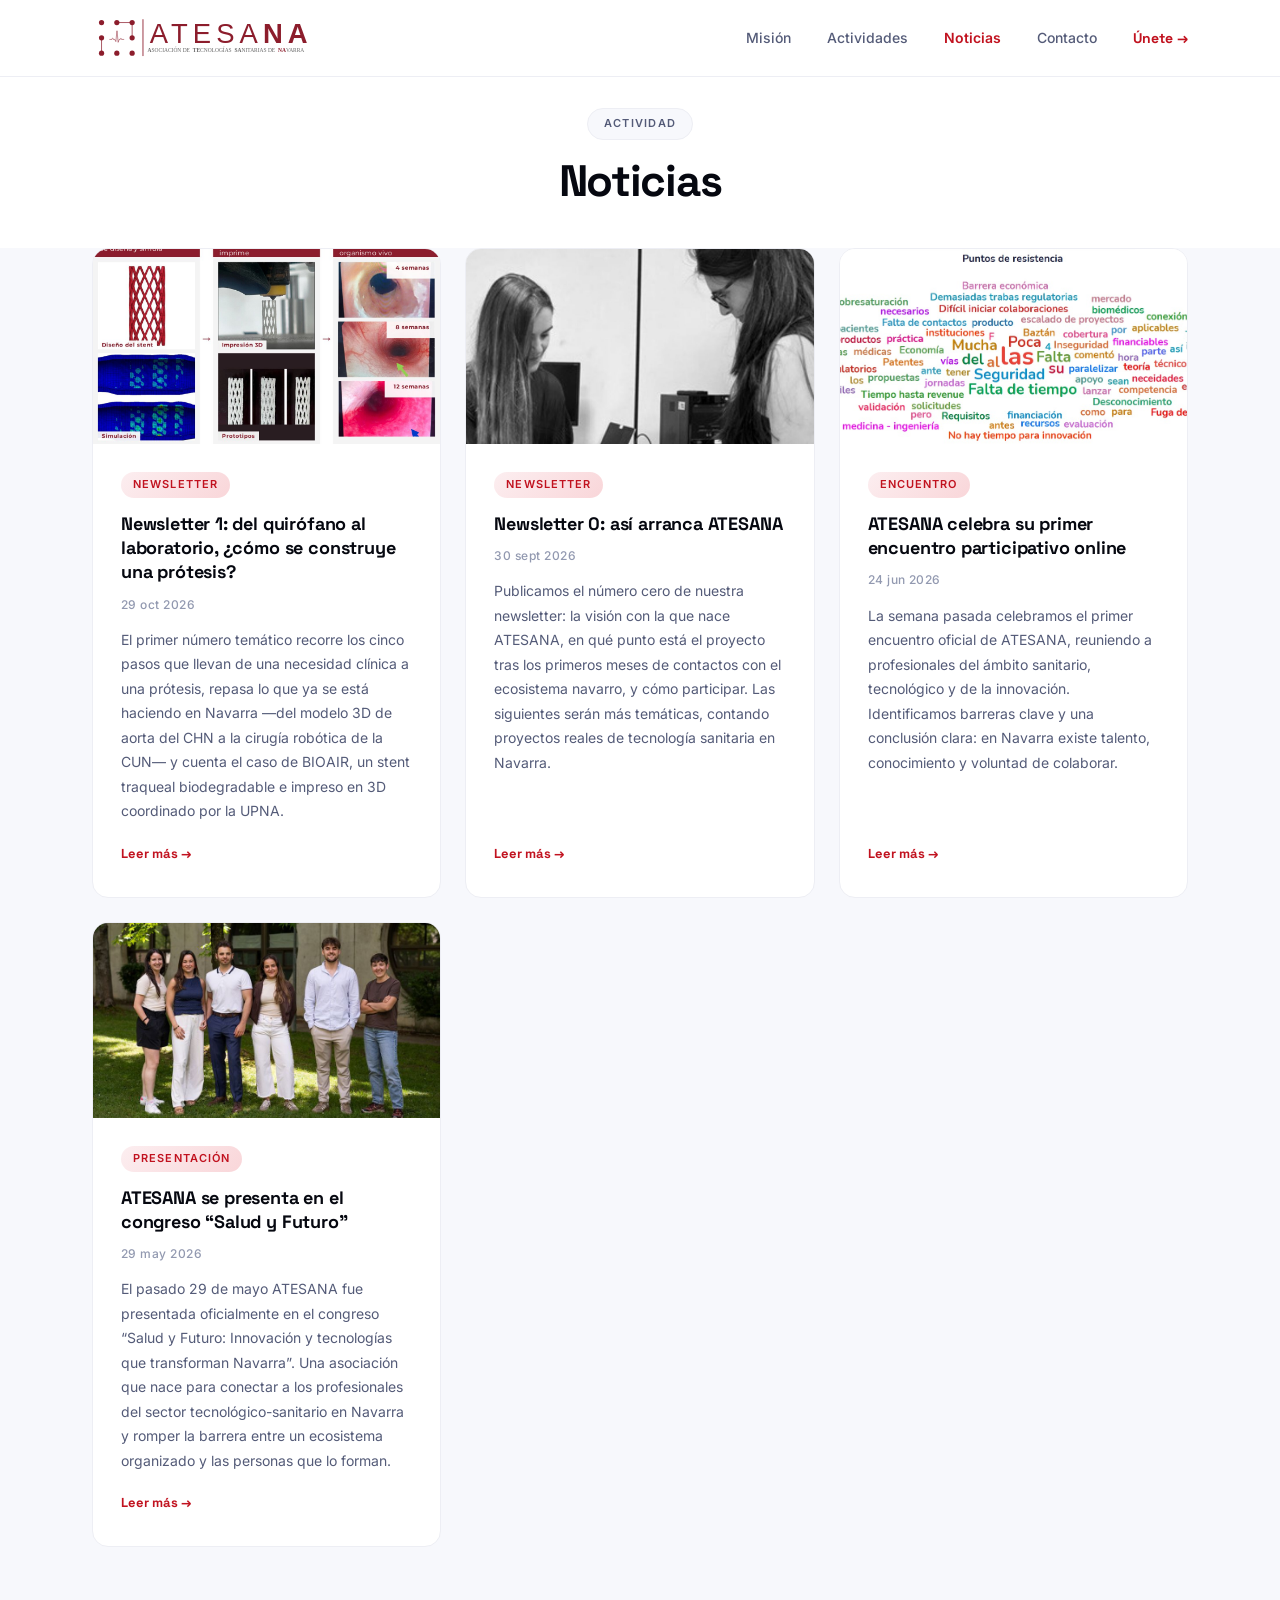
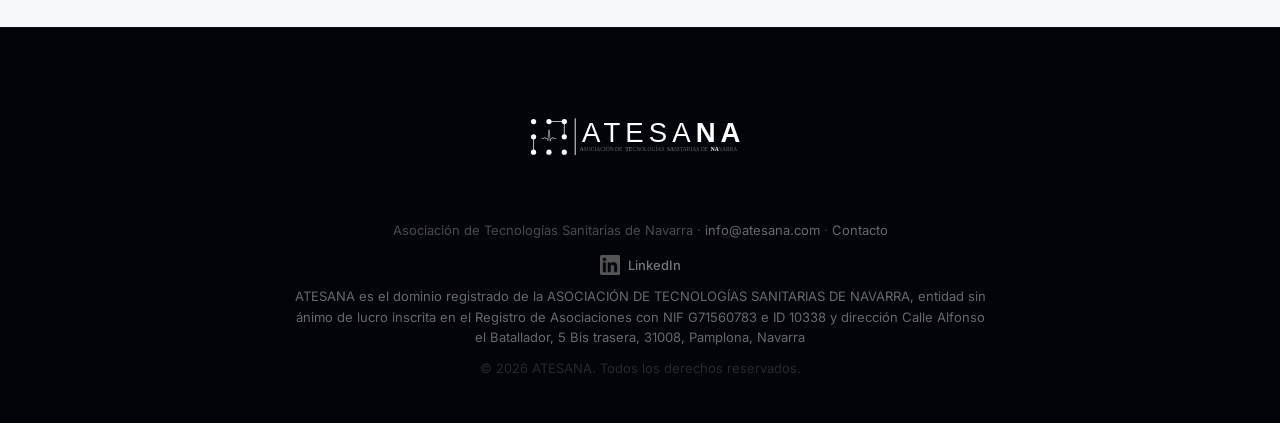
<file: noticias.html>
<!DOCTYPE html>
<html lang="es">
<head>
  <meta charset="UTF-8" />
  <meta name="viewport" content="width=device-width, initial-scale=1.0" />
  <meta name="description" content="ATESANA — Noticias y actividades de la Asociación de Tecnologías Sanitarias de Navarra." />
  <title>Noticias — ATESANA</title>
  <link rel="icon" type="image/svg+xml" href="icono.svg" />
  <link rel="stylesheet" href="style.css" />
  <link rel="preconnect" href="https://fonts.googleapis.com" />
  <link rel="preconnect" href="https://fonts.gstatic.com" crossorigin />
  <link href="https://fonts.googleapis.com/css2?family=Space+Grotesk:wght@400;500;600;700&family=Inter:wght@400;500&display=swap" rel="stylesheet" />
</head>
<body>

  <!-- NAVBAR -->
  <header class="navbar scrolled" id="navbar">
    <div class="container navbar-inner">
      <a href="index.html" class="logo-wrap">
        <img src="logo_blanco.svg" alt="ATESANA" class="logo-img logo-white" />
        <img src="logo_neutro.svg" alt="ATESANA" class="logo-img logo-dark" />
      </a>
      <nav class="nav-links" id="navLinks">
        <a href="index.html#mision">Misión</a>
        <a href="index.html#actividades">Actividades</a>
        <a href="noticias.html" class="nav-active">Noticias</a>
        <a href="contacto.html">Contacto</a>
        <a href="index.html#afiliacion" class="btn-nav">Únete →</a>
      </nav>
      <button class="hamburger" id="hamburger" aria-label="Abrir menú">
        <span></span><span></span><span></span>
      </button>
    </div>
  </header>

  <!-- CABECERA DE PÁGINA -->
  <section class="page-header">
    <div class="container">
      <span class="mision-tag reveal">Actividad</span>
      <h1 class="page-header-title reveal">Noticias</h1>
    </div>
  </section>

  <!-- GRID DE NOTICIAS -->
  <section class="news-section">
    <div class="container">
      <div class="news-grid" id="newsGrid"></div>
      <p class="news-empty" id="newsEmpty" style="display:none;">
        Próximamente publicaremos las primeras noticias. ¡Síguenos en LinkedIn para estar al día!
      </p>
    </div>
  </section>

  <!-- FOOTER -->
  <footer class="footer">
    <div class="container footer-inner">
      <img src="logo_blanco.svg" alt="ATESANA" class="footer-logo-img" />
      <p>Asociación de Tecnologías Sanitarias de Navarra · <a href="mailto:info@atesana.com">info@atesana.com</a> · <a href="contacto.html">Contacto</a></p>
      <a href="https://www.linkedin.com/company/atesana/" target="_blank" rel="noopener noreferrer" class="linkedin-link linkedin-link-footer">
        <img src="gray.png" alt="LinkedIn" class="linkedin-logo-img" width="20" height="20" style="width:20px;height:20px;object-fit:contain;flex-shrink:0;" />
        LinkedIn
      </a>
      <p class="footer-legal">ATESANA es el dominio registrado de la ASOCIACIÓN DE TECNOLOGÍAS SANITARIAS DE NAVARRA, entidad sin ánimo de lucro inscrita en el Registro de Asociaciones con NIF G71560783 e ID 10338 y dirección Calle Alfonso el Batallador, 5 Bis trasera, 31008, Pamplona, Navarra</p>
      <p class="footer-copy">© 2026 ATESANA. Todos los derechos reservados.</p>
    </div>
  </footer>

  <script src="noticias.js"></script>
  <script>
    // Navbar scroll
    const navbar = document.getElementById('navbar');
    window.addEventListener('scroll', () => {
      navbar.classList.toggle('scrolled', window.scrollY > 60);
      if (window.scrollY <= 60) navbar.classList.add('scrolled');
    });

    // Hamburger
    const hamburger = document.getElementById('hamburger');
    const navLinks = document.getElementById('navLinks');
    hamburger.addEventListener('click', () => {
      navLinks.classList.toggle('open');
      hamburger.classList.toggle('active');
    });
    navLinks.querySelectorAll('a').forEach(link => {
      link.addEventListener('click', () => {
        navLinks.classList.remove('open');
        hamburger.classList.remove('active');
      });
    });

    // Scroll reveal
    const revealObserver = new IntersectionObserver((entries) => {
      entries.forEach(e => { if (e.isIntersecting) e.target.classList.add('visible'); });
    }, { threshold: 0.1 });

    // Render noticias
    const grid = document.getElementById('newsGrid');
    const empty = document.getElementById('newsEmpty');

    if (!NOTICIAS || NOTICIAS.length === 0) {
      empty.style.display = 'block';
    } else {
      NOTICIAS.forEach((n, i) => {
        const delay = i % 3 === 1 ? 'reveal-delay-1' : i % 3 === 2 ? 'reveal-delay-2' : '';
        const dateStr = n.date
          ? new Date(n.date + 'T12:00:00').toLocaleDateString('es-ES', { day: 'numeric', month: 'short', year: 'numeric' })
          : '';

        const imgHtml = n.image
          ? `<div class="news-card-img"><img src="${n.image}" alt="${n.title}" loading="lazy" /></div>`
          : '';
        const badgeHtml = n.category
          ? `<span class="news-badge">${n.category}</span>`
          : '';
        const dateHtml = dateStr
          ? `<time class="news-card-date" datetime="${n.date}">${dateStr}</time>`
          : '';
        const summaryHtml = n.summary
          ? `<p class="news-card-summary">${n.summary}</p>`
          : '';
        const isExternal = n.link && (n.link.startsWith('http://') || n.link.startsWith('https://'));
        const leerMasHtml = n.link ? `<span class="news-card-link">Leer más →</span>` : '';

        const article = document.createElement('article');
        article.className = `news-card reveal ${delay}`;
        if (n.link) {
          article.style.cursor = 'pointer';
          article.addEventListener('click', () => {
            if (isExternal) window.open(n.link, '_blank', 'noopener,noreferrer');
            else window.location.href = n.link;
          });
        }
        article.innerHTML = `
          ${imgHtml}
          <div class="news-card-body">
            ${badgeHtml}
            <h3 class="news-card-title">${n.title}</h3>
            ${dateHtml}
            ${summaryHtml}
            ${leerMasHtml}
          </div>
        `;
        grid.appendChild(article);
      });
    }

    // Observe all reveal elements (cabecera + cards)
    document.querySelectorAll('.reveal').forEach(el => revealObserver.observe(el));
  </script>

</body>
</html>
</file>
<file: style.css>
/* ===== Reset ===== */
*, *::before, *::after { box-sizing: border-box; margin: 0; padding: 0; }

:root {
  --blue:      #C1121F;
  --blue-lt:   #FF4558;
  --blue-dk:   #96000D;
  --black:     #060810;
  --gray-50:   #F7F8FC;
  --gray-100:  #EDEEF4;
  --gray-400:  #9299B0;
  --gray-600:  #545B78;
  --white:     #FFFFFF;
  --radius:    16px;
  --font-head: 'Space Grotesk', sans-serif;
  --font-body: 'Inter', sans-serif;
}

html { scroll-behavior: smooth; }
body {
  font-family: var(--font-body);
  color: var(--black);
  background: var(--white);
  line-height: 1.6;
  overflow-x: hidden;
}
.container { max-width: 1160px; margin: 0 auto; padding: 0 32px; }

/* ===== Scroll Reveal ===== */
.reveal {
  opacity: 0;
  transform: translateY(32px);
  transition: opacity .75s cubic-bezier(.16,1,.3,1), transform .75s cubic-bezier(.16,1,.3,1);
}
.reveal.visible { opacity: 1; transform: none; }
.reveal-delay-1 { transition-delay: .12s; }
.reveal-delay-2 { transition-delay: .24s; }
.reveal-delay-3 { transition-delay: .36s; }

/* ===== Buttons ===== */
.btn {
  display: inline-block;
  padding: 15px 34px;
  border-radius: 100px;
  font-family: var(--font-head);
  font-weight: 600;
  font-size: 15px;
  text-decoration: none;
  cursor: pointer;
  transition: all .22s ease;
  white-space: nowrap;
}
.btn-primary {
  background: var(--blue);
  color: var(--white);
  box-shadow: 0 4px 24px rgba(193,18,31,.35);
}
.btn-primary:hover {
  background: var(--blue-dk);
  transform: translateY(-2px);
  box-shadow: 0 8px 32px rgba(193,18,31,.45);
}
.btn-outline-white {
  background: rgba(255,255,255,.12);
  color: var(--white);
  border: 1.5px solid rgba(255,255,255,.3);
  backdrop-filter: blur(8px);
}
.btn-outline-white:hover { background: rgba(255,255,255,.22); transform: translateY(-2px); }
.btn-white {
  background: var(--white);
  color: var(--blue);
  font-size: 17px;
  padding: 18px 44px;
  box-shadow: 0 4px 32px rgba(0,0,0,.15);
}
.btn-white:hover { transform: translateY(-2px); box-shadow: 0 10px 44px rgba(0,0,0,.2); }

/* ===== Navbar ===== */
.navbar {
  position: fixed;
  top: 0; left: 0; right: 0;
  z-index: 100;
  transition: background .35s, box-shadow .35s;
}
.navbar.scrolled {
  background: rgba(255,255,255,.94);
  backdrop-filter: blur(20px);
  box-shadow: 0 1px 0 var(--gray-100);
}
.navbar-inner {
  display: flex;
  align-items: center;
  justify-content: space-between;
  height: 76px;
}

/* Logo con símbolo + nombre + subtítulo */
.logo-wrap {
  display: flex;
  align-items: center;
  gap: 10px;
  text-decoration: none;
}
.logo-symbol {
  color: var(--blue);
  display: flex;
  align-items: center;
  justify-content: center;
  background: rgba(0,87,255,.12);
  border-radius: 8px;
  width: 36px; height: 36px;
  flex-shrink: 0;
  transition: background .3s;
}
.navbar.scrolled .logo-symbol { background: rgba(0,87,255,.1); }
.logo-img {
  height: 130px;
  width: auto;
  object-fit: contain;
  transition: opacity .3s;
}
.logo-white { display: block; }
.logo-dark  { display: none; }
.navbar.scrolled .logo-white { display: none; }
.navbar.scrolled .logo-dark  { display: block; }
.logo-text {
  display: flex;
  flex-direction: column;
  gap: 1px;
}
.logo-name {
  font-family: var(--font-head);
  font-size: 17px;
  font-weight: 700;
  color: var(--white);
  letter-spacing: .08em;
  line-height: 1;
  transition: color .3s;
}
.logo-sub {
  font-family: var(--font-body);
  font-size: 10px;
  font-weight: 400;
  color: rgba(255,255,255,.5);
  letter-spacing: .04em;
  line-height: 1;
  transition: color .3s;
}
.logo-sub b {
  font-weight: 700;
  color: var(--blue-lt);
}
.navbar.scrolled .logo-name { color: var(--black); }
.navbar.scrolled .logo-sub { color: var(--gray-400); }
.navbar.scrolled .logo-sub b { color: var(--blue); }

.nav-links { display: flex; align-items: center; gap: 36px; }
.nav-links a {
  font-size: 14px;
  font-weight: 500;
  color: rgba(255,255,255,.8);
  text-decoration: none;
  transition: color .2s;
}
.nav-links a:hover { color: var(--white); }
.navbar.scrolled .nav-links a { color: var(--gray-600); }
.navbar.scrolled .nav-links a:hover { color: var(--black); }
.btn-nav { color: rgba(255,255,255,.9) !important; font-weight: 700 !important; font-family: var(--font-head) !important; }
.navbar.scrolled .btn-nav { color: var(--blue) !important; }

.hamburger {
  display: none; flex-direction: column; gap: 5px;
  background: none; border: none; cursor: pointer; padding: 4px;
}
.hamburger span {
  display: block; width: 22px; height: 2px;
  background: var(--white); border-radius: 2px; transition: all .25s;
}
.navbar.scrolled .hamburger span { background: var(--black); }
.hamburger.active span:nth-child(1) { transform: translateY(7px) rotate(45deg); }
.hamburger.active span:nth-child(2) { opacity: 0; }
.hamburger.active span:nth-child(3) { transform: translateY(-7px) rotate(-45deg); }

/* ===== HERO ===== */
.hero {
  position: relative;
  height: 100vh;
  min-height: 600px;
  display: flex;
  align-items: center;
  justify-content: center;
  overflow: hidden;
  text-align: center;
  background: #0d0405; /* fallback si el vídeo no carga */
  padding-top: 136px;  /* navbar + margen superior */
  padding-bottom: 120px; /* respiro antes del ticker */
}

/* Video background */
.hero-video-wrap {
  position: absolute;
  inset: 0;
  z-index: 0;
}
.hero-video {
  width: 100%; height: 100%;
  object-fit: cover;
  object-position: center;
}

/* Overlay fuera del wrapper del vídeo, siempre visible */
.hero-overlay {
  position: absolute;
  inset: 0;
  z-index: 1;
  background: linear-gradient(
    180deg,
    rgba(10,4,6,.72) 0%,
    rgba(10,4,6,.55) 50%,
    rgba(10,4,6,.80) 100%
  );
}

/* ECG line decoration */
.hero-ecg-line {
  position: absolute;
  bottom: 80px; left: 0; right: 0;
  z-index: 3;
  height: 80px;
  opacity: .45;
}
.hero-ecg-line svg { width: 100%; height: 100%; }
.ecg-line {
  fill: none;
  stroke: #FF4558;
  stroke-width: 2;
  stroke-linecap: round;
  stroke-linejoin: round;
  filter: drop-shadow(0 0 6px rgba(255,69,88,.8));
}

/* Hero content */
.hero-content {
  position: relative;
  z-index: 4;
  max-width: 860px;
  padding-top: 0;
  padding-bottom: 0;
}
.hero-eyebrow {
  display: inline-block;
  font-size: 11px;
  font-weight: 600;
  letter-spacing: .18em;
  text-transform: uppercase;
  color: rgba(255,255,255,.55);
  margin-bottom: 16px;
}
.hero-title {
  font-family: var(--font-head);
  font-size: clamp(40px, 6vw, 72px);
  font-weight: 700;
  line-height: 1.05;
  letter-spacing: -.03em;
  color: var(--white);
  margin-bottom: 28px;
  display: flex;
  flex-direction: column;
  gap: 4px;
}
.hero-title .line { display: block; }
.hero-title .line-typewriter {
  display: block;
  min-height: 1.05em;
  white-space: nowrap;
}
.hero-title em {
  font-style: normal;
  background: linear-gradient(90deg, #96000D 0%, #C1121F 25%, #FF6B75 50%, #FFB3B8 65%, #C1121F 85%, #96000D 100%);
  -webkit-background-clip: text;
  -webkit-text-fill-color: transparent;
  background-clip: text;
}
.cursor {
  display: inline-block;
  color: #FF4558;
  animation: blink .7s step-end infinite;
  font-weight: 300;
}
@keyframes blink { 0%,100% { opacity: 1; } 50% { opacity: 0; } }

.hero-sub {
  font-size: 18px;
  color: rgba(255,255,255,.65);
  max-width: 560px;
  margin: 0 auto 24px;
  line-height: 1.75;
}
.hero-ctas { display: flex; gap: 16px; justify-content: center; flex-wrap: wrap; }

/* Scroll hint */
.hero-scroll-hint {
  position: absolute;
  bottom: 28px; left: 50%;
  transform: translateX(-50%);
  z-index: 4;
  display: flex;
  flex-direction: column;
  align-items: center;
  gap: 8px;
  color: rgba(255,255,255,.35);
  font-size: 10px;
  font-weight: 600;
  letter-spacing: .15em;
  text-transform: uppercase;
}
.scroll-line {
  width: 1px; height: 40px;
  background: linear-gradient(to bottom, rgba(255,255,255,.35), transparent);
  animation: scrollPulse 2s ease-in-out infinite;
}
@keyframes scrollPulse {
  0%,100% { opacity: .4; transform: scaleY(1); }
  50%      { opacity: 1; transform: scaleY(1.2); }
}

/* ===== Ticker ===== */
.ticker {
  background: var(--black);
  padding: 14px 0;
  overflow: hidden;
  border-top: 1px solid rgba(255,255,255,.06);
  border-bottom: 1px solid rgba(255,255,255,.06);
}
.ticker-track {
  display: flex;
  gap: 32px;
  width: max-content;
  animation: ticker 30s linear infinite;
  white-space: nowrap;
}
.ticker-track span {
  font-family: var(--font-head);
  font-size: 13px;
  font-weight: 500;
  color: rgba(255,255,255,.45);
  letter-spacing: .06em;
  text-transform: uppercase;
}
.ticker-dot {
  color: var(--blue) !important;
  font-weight: 700 !important;
}
@keyframes ticker {
  from { transform: translateX(0); }
  to   { transform: translateX(-50%); }
}

/* ===== Stats ===== */
.stats {
  background: var(--black);
  padding: 72px 0;
}
.stats-inner {
  display: flex;
  align-items: center;
  justify-content: center;
}
.stat { flex: 1; text-align: center; padding: 0 40px; }
.stat-num {
  display: block;
  font-family: var(--font-head);
  font-size: clamp(44px, 5vw, 68px);
  font-weight: 700;
  letter-spacing: -.02em;
  line-height: 1;
  margin-bottom: 10px;
  background: linear-gradient(90deg, var(--white), rgba(255,255,255,.6));
  -webkit-background-clip: text;
  -webkit-text-fill-color: transparent;
  background-clip: text;
}
.stat-label {
  font-size: 13px;
  color: var(--gray-400);
  font-weight: 500;
  letter-spacing: .04em;
}
.stat-divider { width: 1px; height: 64px; background: rgba(255,255,255,.08); flex-shrink: 0; }

/* ===== Misión ===== */
.mision { padding: 130px 0 70px; background: var(--white); }
.mision-inner { max-width: 920px; text-align: center; }
.mision-tag {
  display: inline-block;
  background: var(--gray-50);
  color: var(--gray-600);
  font-size: 11px;
  font-weight: 600;
  letter-spacing: .12em;
  text-transform: uppercase;
  padding: 6px 16px;
  border-radius: 100px;
  border: 1px solid var(--gray-100);
  margin-bottom: 32px;
}
.mision-title {
  font-family: var(--font-head);
  font-size: clamp(36px, 4.5vw, 62px);
  font-weight: 700;
  line-height: 1.1;
  letter-spacing: -.025em;
  margin-bottom: 52px;
}
.gradient-text {
  background: linear-gradient(90deg, var(--blue), var(--blue-lt));
  -webkit-background-clip: text;
  -webkit-text-fill-color: transparent;
  background-clip: text;
}
.mision-cols { display: flex; flex-direction: column; gap: 24px; max-width: 720px; margin: 0 auto; }
.mision-cols p { font-size: 17px; color: var(--gray-600); line-height: 1.85; text-align: left; }
.mision-cols p:first-child { font-size: 20px; font-weight: 600; color: var(--gray-900); }

/* ===== Beneficios ===== */
.beneficios { padding: 70px 0 80px; background: var(--gray-50); position: relative; overflow: hidden; }
.eyebrow {
  display: inline-block;
  font-size: 11px;
  font-weight: 600;
  letter-spacing: .14em;
  text-transform: uppercase;
  color: var(--blue);
  margin-bottom: 16px;
}
.section-head { margin-bottom: 64px; }
.section-head h2 {
  font-family: var(--font-head);
  font-size: clamp(32px, 4vw, 52px);
  font-weight: 700;
  letter-spacing: -.025em;
  line-height: 1.15;
  margin-top: 12px;
}
.cards { display: grid; grid-template-columns: repeat(2, 1fr); gap: 24px; }
.card {
  background: var(--white);
  border: 1px solid var(--gray-100);
  border-radius: var(--radius);
  padding: 44px 40px;
  transition: transform .3s ease, box-shadow .3s ease, border-color .3s ease;
  cursor: default;
}
.card:hover {
  transform: translateY(-8px);
  box-shadow: 0 20px 60px rgba(0,0,0,.09);
  border-color: rgba(0,87,255,.18);
}
.card-icon {
  width: 56px; height: 56px;
  background: linear-gradient(135deg, #FCEEF0, #F9D6D9);
  border-radius: 14px;
  display: flex;
  align-items: center;
  justify-content: center;
  color: var(--blue);
  margin-bottom: 28px;
  transition: transform .3s ease;
}
.card:hover .card-icon { transform: scale(1.1); }
.card h3 {
  font-family: var(--font-head);
  font-size: 20px;
  font-weight: 700;
  margin-bottom: 12px;
  letter-spacing: -.01em;
}
.card p { font-size: 15px; color: var(--gray-600); line-height: 1.75; }

/* ===== CTA ===== */
.cta-section {
  position: relative;
  background: var(--black);
  padding: 80px 0 80px;
  overflow: hidden;
  text-align: center;
}
.cta-deco { position: absolute; inset: 0; pointer-events: none; }
.cta-blob {
  position: absolute;
  width: 800px; height: 800px;
  border-radius: 50%;
  background: radial-gradient(circle, rgba(193,18,31,.3), transparent 65%);
  top: 50%; left: 50%;
  transform: translate(-50%, -50%);
  filter: blur(40px);
}
.cta-inner { position: relative; z-index: 1; max-width: 680px; margin: 0 auto; }
.eyebrow-white { color: rgba(255,255,255,.4) !important; margin-bottom: 20px; }
.cta-inner h2 {
  font-family: var(--font-head);
  font-size: clamp(40px, 5.5vw, 72px);
  font-weight: 700;
  color: var(--white);
  letter-spacing: -.03em;
  line-height: 1.08;
  margin-bottom: 24px;
}
.cta-inner p {
  font-size: 18px;
  color: rgba(255,255,255,.55);
  max-width: 520px;
  margin: 0 auto 52px;
  line-height: 1.75;
}
.cta-note {
  margin-top: 22px;
  font-size: 12px;
  color: rgba(255,255,255,.28);
  letter-spacing: .06em;
  text-transform: uppercase;
}

/* ===== Footer ===== */
.footer {
  background: #03040A;
  padding: 44px 0;
  text-align: center;
  border-top: 1px solid rgba(255,255,255,.05);
}
.footer-inner { display: flex; flex-direction: column; align-items: center; gap: 10px; }
.footer-logo-img { height: 130px; width: auto; margin-bottom: 8px; }
.footer-logo-wrap {
  display: flex; align-items: center; gap: 8px; margin-bottom: 4px;
}
.footer-logo-symbol {
  color: var(--blue);
  display: flex; align-items: center; justify-content: center;
  background: rgba(0,87,255,.15);
  border-radius: 6px;
  width: 28px; height: 28px;
}
.footer-logo-name {
  font-family: var(--font-head);
  font-size: 16px;
  font-weight: 700;
  color: rgba(255,255,255,.85);
  letter-spacing: .08em;
}
.footer p { font-size: 13px; color: rgba(255,255,255,.28); }
.footer p a { color: rgba(255,255,255,.4); text-decoration: none; }
.footer p a:hover { color: rgba(255,255,255,.75); }
.footer-copy { font-size: 12px; color: rgba(255,255,255,.15) !important; }
.footer-legal {
  font-size: 12px;
  color: rgba(255,255,255,.4) !important;
  max-width: 700px;
  line-height: 1.6;
}
.linkedin-link {
  display: inline-flex;
  align-items: center;
  gap: 8px;
  color: rgba(255,255,255,.45);
  text-decoration: none;
  font-size: 13px;
  font-weight: 500;
  transition: color .2s;
}
.linkedin-link:hover { color: var(--white); }
.linkedin-link-footer { margin-top: 4px; }
.linkedin-logo-img { width: 20px; height: 20px; object-fit: contain; display: block; flex-shrink: 0; }

/* ===== Article page ===== */
.article-header {
  padding: 108px 0 48px;
  background: var(--white);
  text-align: center;
  border-bottom: 1px solid var(--gray-100);
}
.article-back {
  display: inline-flex;
  align-items: center;
  gap: 8px;
  font-family: var(--font-head);
  font-size: 13px;
  font-weight: 600;
  color: var(--gray-600);
  text-decoration: none;
  margin-bottom: 36px;
  padding: 10px 20px;
  border-radius: 100px;
  border: 1.5px solid var(--gray-100);
  background: var(--gray-50);
  transition: all .2s;
}
.article-back:hover {
  background: var(--gray-100);
  color: var(--black);
  border-color: var(--gray-400);
  transform: translateX(-3px);
}
.article-meta {
  display: flex;
  align-items: center;
  justify-content: center;
  gap: 12px;
  margin-bottom: 16px;
}
.article-meta .news-badge { margin-bottom: 0; }
.article-date {
  font-size: 13px;
  color: var(--gray-400);
  font-weight: 500;
}
.article-title {
  font-family: var(--font-head);
  font-size: clamp(26px, 3.5vw, 44px);
  font-weight: 700;
  letter-spacing: -.025em;
  line-height: 1.15;
  max-width: 760px;
  margin: 0 auto;
}
.article-hero-img {
  display: block;
  width: 100%;
  max-width: 640px;
  height: auto;
  margin: 32px auto 0;
  border-radius: 12px;
}
.article-body {
  max-width: 680px;
  margin: 0 auto;
  padding: 56px 32px 100px;
}
.article-body p {
  font-size: 17px;
  color: var(--gray-600);
  line-height: 1.85;
  margin-bottom: 24px;
}
.article-body blockquote {
  border-left: 3px solid var(--blue);
  padding: 2px 0 2px 24px;
  margin: 36px 0;
}
.article-body blockquote p {
  font-size: 19px;
  font-style: italic;
  color: var(--black);
  font-weight: 500;
  margin-bottom: 0;
}

/* ===== Nav active link ===== */
.nav-active { color: var(--blue) !important; font-weight: 600 !important; }
.navbar:not(.scrolled) .nav-active { color: var(--white) !important; opacity: 1; }

/* ===== Page header (noticias.html) ===== */
.page-header {
  padding: 108px 0 32px;
  background: var(--white);
  text-align: center;
}
.page-header .mision-tag { margin-bottom: 8px; }
.page-header-title {
  font-family: var(--font-head);
  font-size: clamp(28px, 3.5vw, 44px);
  font-weight: 700;
  letter-spacing: -.03em;
  line-height: 1.05;
  margin: 10px 0 12px;
}
.page-header-sub {
  font-size: 15px;
  color: var(--gray-400);
  max-width: 560px;
  margin: 0 auto;
  line-height: 1.65;
  text-wrap: balance;
}

/* ===== News section ===== */
.news-section {
  padding: 0 0 80px;
  background: var(--gray-50);
}
.news-grid {
  display: grid;
  grid-template-columns: repeat(3, 1fr);
  gap: 24px;
}
.news-empty {
  text-align: center;
  color: var(--gray-400);
  font-size: 16px;
  padding: 80px 0;
  line-height: 1.75;
}

/* ===== News card ===== */
.news-card {
  background: var(--white);
  border: 1px solid var(--gray-100);
  border-radius: var(--radius);
  overflow: hidden;
  display: flex;
  flex-direction: column;
  transition: transform .3s ease, box-shadow .3s ease, border-color .3s ease;
}
.news-card:hover {
  transform: translateY(-6px);
  box-shadow: 0 16px 48px rgba(0,0,0,.09);
  border-color: rgba(193,18,31,.15);
}
.news-card-img {
  width: 100%;
  aspect-ratio: 16/9;
  overflow: hidden;
  background: var(--gray-100);
}
.news-card-img img {
  width: 100%;
  height: 100%;
  object-fit: cover;
  transition: transform .4s ease;
}
.news-card:hover .news-card-img img { transform: scale(1.04); }
.news-card-body {
  padding: 28px 28px 32px;
  display: flex;
  flex-direction: column;
  flex: 1;
}
.news-badge {
  display: inline-block;
  background: linear-gradient(135deg, #FCEEF0, #F9D6D9);
  color: var(--blue);
  font-size: 11px;
  font-weight: 600;
  letter-spacing: .1em;
  text-transform: uppercase;
  padding: 4px 12px;
  border-radius: 100px;
  margin-bottom: 14px;
  width: fit-content;
}
.news-card-title {
  font-family: var(--font-head);
  font-size: 18px;
  font-weight: 700;
  letter-spacing: -.01em;
  line-height: 1.35;
  margin-bottom: 10px;
}
.news-card-date {
  display: block;
  font-size: 12px;
  color: var(--gray-400);
  font-weight: 500;
  letter-spacing: .04em;
  margin-bottom: 14px;
}
.news-card-summary {
  font-size: 14px;
  color: var(--gray-600);
  line-height: 1.75;
  flex: 1;
  margin-bottom: 20px;
}
.news-card-link {
  display: inline-block;
  font-family: var(--font-head);
  font-size: 13px;
  font-weight: 700;
  color: var(--blue);
  text-decoration: none;
  transition: color .2s, gap .2s;
  margin-top: auto;
}
.news-card-link:hover { color: var(--blue-dk); }

/* ===== Formulario de contacto ===== */
.sr-only {
  position: absolute;
  width: 1px; height: 1px;
  padding: 0; margin: -1px;
  overflow: hidden;
  clip-path: inset(50%);
  white-space: nowrap;
  border: 0;
}

.contacto-section { padding: 60px 0 100px; background: var(--gray-50); }
.form-card {
  max-width: 640px;
  margin: 0 auto;
  background: var(--white);
  border: 1px solid var(--gray-100);
  border-radius: var(--radius);
  padding: 44px 40px;
  box-shadow: 0 4px 28px rgba(6,8,16,.05);
}

/* Chips de motivo */
.chips { border: 0; margin-bottom: 32px; }
.chips legend {
  font-family: var(--font-head);
  font-size: 13px;
  font-weight: 700;
  letter-spacing: .04em;
  text-transform: uppercase;
  color: var(--gray-400);
  margin-bottom: 14px;
  padding: 0;
}
.chips-list { display: flex; flex-wrap: wrap; gap: 10px; }
.chip-label {
  display: inline-block;
  padding: 10px 20px;
  border-radius: 100px;
  border: 1.5px solid var(--gray-100);
  background: var(--white);
  font-family: var(--font-head);
  font-size: 14px;
  font-weight: 600;
  color: var(--gray-600);
  cursor: pointer;
  transition: all .2s ease;
  user-select: none;
}
.chip-label:hover { border-color: var(--gray-400); color: var(--black); }
.chip input:checked + .chip-label {
  background: var(--blue);
  border-color: var(--blue);
  color: var(--white);
  box-shadow: 0 4px 18px rgba(193,18,31,.28);
}
.chip input:focus-visible + .chip-label {
  outline: 2px solid var(--blue);
  outline-offset: 2px;
}

/* Campos */
.field { margin-bottom: 20px; }
.field-row { display: grid; grid-template-columns: 1fr 1fr; gap: 16px; margin-bottom: 20px; }
.field-row .field { margin-bottom: 0; }
.field label {
  display: block;
  font-family: var(--font-head);
  font-size: 13px;
  font-weight: 600;
  letter-spacing: .03em;
  color: var(--black);
  margin-bottom: 8px;
}
.field-optional { color: var(--gray-400); font-weight: 400; }
.field input,
.field textarea {
  width: 100%;
  padding: 13px 16px;
  border: 1.5px solid var(--gray-100);
  border-radius: 12px;
  background: var(--white);
  font-family: var(--font-body);
  font-size: 15px;
  color: var(--black);
  transition: border-color .2s ease, box-shadow .2s ease;
}
.field input::placeholder,
.field textarea::placeholder { color: var(--gray-400); }
.field input:focus,
.field textarea:focus {
  outline: none;
  border-color: var(--blue);
  box-shadow: 0 0 0 4px rgba(193,18,31,.12);
}
.field textarea { resize: vertical; min-height: 150px; line-height: 1.7; }

/* Checkbox de privacidad */
.field-check { display: flex; gap: 12px; align-items: flex-start; margin: 26px 0 28px; }
.field-check input {
  flex-shrink: 0;
  width: 18px; height: 18px;
  margin-top: 2px;
  accent-color: var(--blue);
  cursor: pointer;
}
.field-check label { font-size: 13px; color: var(--gray-600); line-height: 1.65; cursor: pointer; }
.field-check label a { color: var(--blue); text-decoration: none; }
.field-check label a:hover { text-decoration: underline; }

.form-submit { width: 100%; border: none; font-size: 16px; }
.form-submit:disabled { opacity: .6; cursor: not-allowed; transform: none; }

.form-status { margin-top: 18px; font-size: 14px; line-height: 1.6; text-align: center; }
.form-status:empty { display: none; }
.form-status.is-error { color: var(--blue); }
.form-status.is-error a { color: var(--blue); font-weight: 600; }

/* Confirmación de envío */
.form-success { text-align: center; padding: 20px 0; }
.form-success-icon {
  width: 60px; height: 60px;
  margin: 0 auto 20px;
  display: flex; align-items: center; justify-content: center;
  border-radius: 50%;
  background: rgba(193,18,31,.08);
  color: var(--blue);
}
.form-success h2 {
  font-family: var(--font-head);
  font-size: 24px;
  font-weight: 700;
  letter-spacing: -.02em;
  margin-bottom: 10px;
}
.form-success p { font-size: 15px; color: var(--gray-600); line-height: 1.75; }

.form-alt { text-align: center; font-size: 14px; color: var(--gray-400); margin-top: 28px; }
.form-alt a { color: var(--blue); text-decoration: none; font-weight: 600; }
.form-alt a:hover { text-decoration: underline; }

/* ===== Newsletter (noticias/newsletter-0) ===== */
.nl-masthead {
  padding: 100px 0 0;
  background: var(--white);
  text-align: center;
}
.nl-masthead-img {
  display: block;
  width: 100%;
  max-width: 860px;
  height: auto;
  margin: 8px auto 28px;
  border-radius: 12px;
}
.nl-title {
  font-family: var(--font-head);
  font-size: clamp(30px, 4vw, 48px);
  font-weight: 700;
  letter-spacing: -.03em;
  line-height: 1.1;
}

.nl-body {
  max-width: 860px;
  margin: 0 auto;
  padding: 44px 32px 100px;
}
/* El texto se queda en medida de lectura; las fotos ocupan todo el ancho */
.nl-body p,
.nl-body h2,
.nl-body ul,
.nl-body blockquote {
  max-width: 680px;
  margin-left: auto;
  margin-right: auto;
}
.nl-body p {
  font-size: 17px;
  color: var(--gray-600);
  line-height: 1.85;
  margin-bottom: 24px;
}
.nl-body p strong { color: var(--black); font-weight: 600; }
.nl-body a { color: var(--blue); font-weight: 600; }

.nl-h2 {
  font-family: var(--font-head);
  font-size: clamp(24px, 3vw, 34px);
  font-weight: 700;
  letter-spacing: -.02em;
  color: var(--black);
  margin: 16px 0 24px;
}
.nl-h2::after {
  content: "";
  display: block;
  width: 48px;
  height: 3px;
  margin-top: 14px;
  border-radius: 2px;
  background: var(--blue);
}

.nl-body blockquote {
  border-left: 3px solid var(--blue);
  padding: 2px 0 2px 24px;
  margin: 36px auto;
}
.nl-body blockquote p {
  font-size: 19px;
  font-style: italic;
  color: var(--black);
  font-weight: 500;
  margin-bottom: 0;
}

/* Preguntas destacadas que puntúan el texto */
.nl-question {
  font-family: var(--font-head);
  font-size: 19px !important;
  font-weight: 600;
  font-style: italic;
  color: var(--blue) !important;
  line-height: 1.5 !important;
  padding-left: 20px;
  border-left: 2px solid var(--gray-100);
}

.nl-questions { list-style: none; margin-bottom: 28px; }
.nl-questions li {
  position: relative;
  font-size: 17px;
  color: var(--gray-600);
  line-height: 1.7;
  padding: 12px 0 12px 32px;
  border-bottom: 1px solid var(--gray-100);
}
.nl-questions li::before {
  content: "→";
  position: absolute;
  left: 4px;
  color: var(--blue);
  font-weight: 700;
}

/* Fotos a ancho completo, en blanco y negro como en el original */
.nl-figure { margin: 48px 0 36px; }
.nl-figure img {
  display: block;
  width: 100%;
  height: auto;
  border-radius: 14px;
}

/* Franjas de cierre (eran PNG en el Canva, aquí son texto real) */
.nl-band {
  max-width: 860px;
  margin: 0 auto;
  padding: 30px 32px;
  text-align: center;
  border-radius: 14px;
}
.nl-band p {
  margin: 0 !important;
  max-width: none;
  font-family: var(--font-head);
  font-size: clamp(19px, 2.4vw, 26px);
  font-weight: 600;
  line-height: 1.35;
}
.nl-band-soft { background: #FCDEE2; margin-top: 56px; }
.nl-band-soft p { color: var(--blue-dk) !important; }
.nl-band-strong { background: var(--blue); margin-top: 12px; }
.nl-band-strong p { color: var(--white) !important; }

.nl-contact {
  display: flex;
  flex-wrap: wrap;
  justify-content: center;
  gap: 10px 28px;
  margin-top: 44px;
}
.nl-contact a {
  font-family: var(--font-head);
  font-size: 14px;
  font-weight: 600;
  color: var(--gray-600);
  text-decoration: none;
  transition: color .2s;
}
.nl-contact a:hover { color: var(--blue); }

/* ===== Newsletter 1: bloques añadidos ===== */
.nl-body h3,
.nl-body ol,
.nl-body dl,
.nl-table-wrap,
.nl-profile,
.nl-teams {
  max-width: 680px;
  margin-left: auto;
  margin-right: auto;
}
.nl-h2-section { margin-top: 64px; }
.nl-h3 {
  font-family: var(--font-head);
  font-size: 21px;
  font-weight: 600;
  letter-spacing: -.01em;
  color: var(--black);
  margin-top: 36px;
  margin-bottom: 12px;
}

/* Etiqueta en versalitas que abre un bloque */
.nl-kicker {
  font-family: var(--font-head);
  font-size: 13px !important;
  font-weight: 700;
  letter-spacing: .12em;
  text-transform: uppercase;
  color: var(--blue) !important;
  margin-top: 40px;
  margin-bottom: 14px !important;
}
.nl-kicker-section { margin-top: 64px; }
.nl-kicker + .nl-h2 { margin-top: 0; }
.nl-lead {
  font-family: var(--font-head);
  font-size: 19px !important;
  font-weight: 500;
  color: var(--black) !important;
  line-height: 1.5 !important;
}
.nl-note { font-size: 15px !important; }

.nl-steps {
  list-style: none;
  counter-reset: paso;
  margin-bottom: 28px;
}
.nl-steps li {
  counter-increment: paso;
  position: relative;
  font-size: 16px;
  color: var(--gray-600);
  line-height: 1.7;
  padding: 16px 0 16px 56px;
  border-bottom: 1px solid var(--gray-100);
}
.nl-steps li::before {
  content: counter(paso);
  position: absolute;
  left: 0;
  top: 16px;
  width: 36px;
  height: 36px;
  border-radius: 50%;
  background: var(--blue);
  color: var(--white);
  font-family: var(--font-head);
  font-weight: 700;
  display: flex;
  align-items: center;
  justify-content: center;
}
.nl-steps li strong {
  display: block;
  font-family: var(--font-head);
  font-size: 17px;
  font-weight: 600;
  color: var(--black);
  margin-bottom: 2px;
}

/* La tabla era una imagen en el email; aquí es una tabla real */
.nl-table-wrap { overflow-x: auto; margin-bottom: 28px; }
.nl-table {
  width: 100%;
  border-collapse: collapse;
  font-size: 15px;
  line-height: 1.55;
  color: var(--gray-600);
}
.nl-table thead th {
  background: var(--blue-dk);
  color: var(--white);
  font-family: var(--font-head);
  font-weight: 600;
  text-align: left;
  padding: 12px 16px;
}
.nl-table td,
.nl-table tbody th {
  padding: 14px 16px;
  vertical-align: top;
  border-bottom: 1px solid var(--gray-100);
}
.nl-table tbody tr:nth-child(odd) { background: var(--gray-50); }
.nl-table tbody th {
  font-family: var(--font-head);
  font-weight: 600;
  color: var(--black);
  text-align: left;
}

.nl-figure-plain img { border-radius: 0; }

.nl-profile {
  display: flex;
  gap: 24px;
  align-items: flex-start;
  background: var(--gray-50);
  border-radius: var(--radius);
  padding: 24px;
  margin-top: 32px;
  margin-bottom: 40px;
}
.nl-profile-img {
  width: 96px;
  height: 96px;
  border-radius: 50%;
  flex-shrink: 0;
}
.nl-profile p { margin: 0 !important; }
.nl-profile-name {
  font-family: var(--font-head);
  font-size: 20px !important;
  font-weight: 700;
  color: var(--black) !important;
  line-height: 1.3 !important;
}
.nl-profile-role {
  font-size: 15px !important;
  color: var(--blue) !important;
  font-weight: 600;
}
.nl-profile-data {
  margin-top: 12px !important;
  font-size: 15px;
  line-height: 1.6;
  color: var(--gray-600);
}
.nl-profile-data dt { font-weight: 600; color: var(--black); margin-top: 6px; }

.nl-teams {
  display: grid;
  grid-template-columns: repeat(3, 1fr);
  gap: 16px;
  margin-bottom: 32px;
}
.nl-team {
  background: var(--gray-50);
  border-radius: var(--radius);
  padding: 22px 20px;
}
.nl-team p { margin: 0 !important; }
.nl-team-org {
  font-family: var(--font-head);
  font-size: 22px !important;
  font-weight: 700;
  color: var(--blue-dk) !important;
}
.nl-team-name { font-size: 14px !important; line-height: 1.5 !important; }
.nl-team-lead {
  font-size: 14px !important;
  font-weight: 600;
  line-height: 1.5 !important;
  margin-top: 12px !important;
}
.nl-team-title {
  font-family: var(--font-head);
  font-size: 17px !important;
  font-weight: 700;
  color: var(--black) !important;
  line-height: 1.35 !important;
  margin-top: 16px !important;
}
.nl-team-text { font-size: 15px !important; line-height: 1.65 !important; margin-top: 6px !important; }

.article-signature {
  font-family: var(--font-head);
  font-weight: 600;
  color: var(--black) !important;
  text-align: center;
  margin-top: 32px;
}

/* ===== Responsive ===== */
@media (max-width: 900px) {
  .mision-cols { gap: 20px; }
  .cards { grid-template-columns: 1fr; }
  .news-grid { grid-template-columns: repeat(2, 1fr); }
}
@media (max-width: 640px) {
  .hamburger { display: flex; }
  .nav-links {
    display: none; flex-direction: column; gap: 0;
    position: fixed;
    top: 72px; left: 0; right: 0;
    background: rgba(255,255,255,.97);
    backdrop-filter: blur(20px);
    padding: 16px 32px 32px;
    box-shadow: 0 16px 40px rgba(0,0,0,.12);
    border-bottom: 1px solid var(--gray-100);
  }
  .nav-links.open { display: flex; }
  .nav-links a { color: var(--gray-600) !important; padding: 14px 0; border-bottom: 1px solid var(--gray-100); font-size: 16px; }
  .btn-nav { color: var(--blue) !important; }
  .stats-inner { flex-direction: column; gap: 44px; }
  .stat-divider { width: 60px; height: 1px; }
  .hero-ecg-line { bottom: 60px; }
  .mision, .beneficios, .cta-section { padding: 80px 0; }
  .news-grid { grid-template-columns: 1fr; }
  .page-header { padding: 120px 0 48px; }
  .container { padding: 0 20px; }
  .card { padding: 32px 28px; }
  .contacto-section { padding: 40px 0 70px; }
  .form-card { padding: 32px 24px; }
  .field-row { grid-template-columns: 1fr; gap: 20px; }
  .chip-label { font-size: 13px; padding: 9px 16px; }
  .nl-masthead { padding: 108px 0 0; }
  .nl-body { padding: 32px 20px 70px; }
  .nl-figure { margin: 36px 0 28px; }
  .nl-band { padding: 24px 20px; border-radius: 12px; }
  .nl-contact { gap: 8px 18px; }
  .nl-teams { grid-template-columns: 1fr; }
  .nl-profile { flex-direction: column; gap: 16px; padding: 20px; }
  .nl-table { font-size: 14px; }
  .nl-table td, .nl-table tbody th, .nl-table thead th { padding: 10px 12px; }
}
</file>
